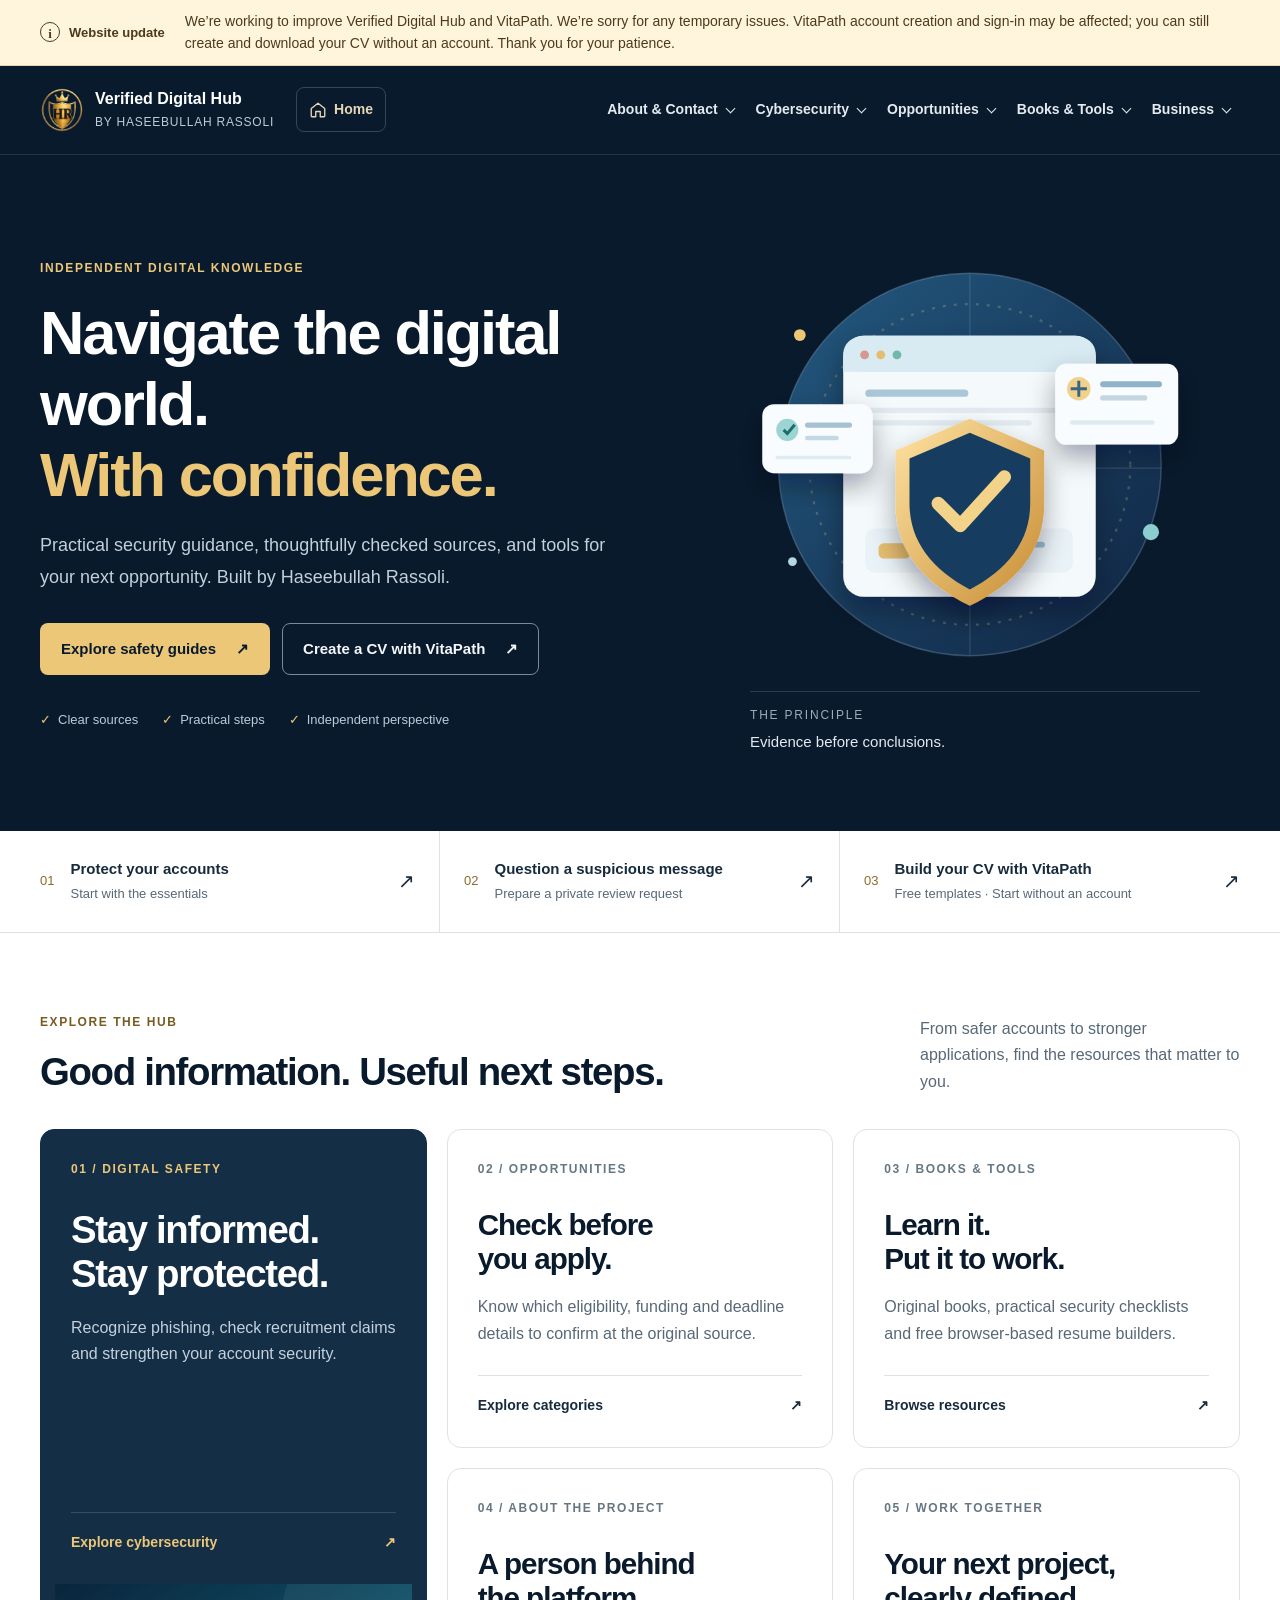
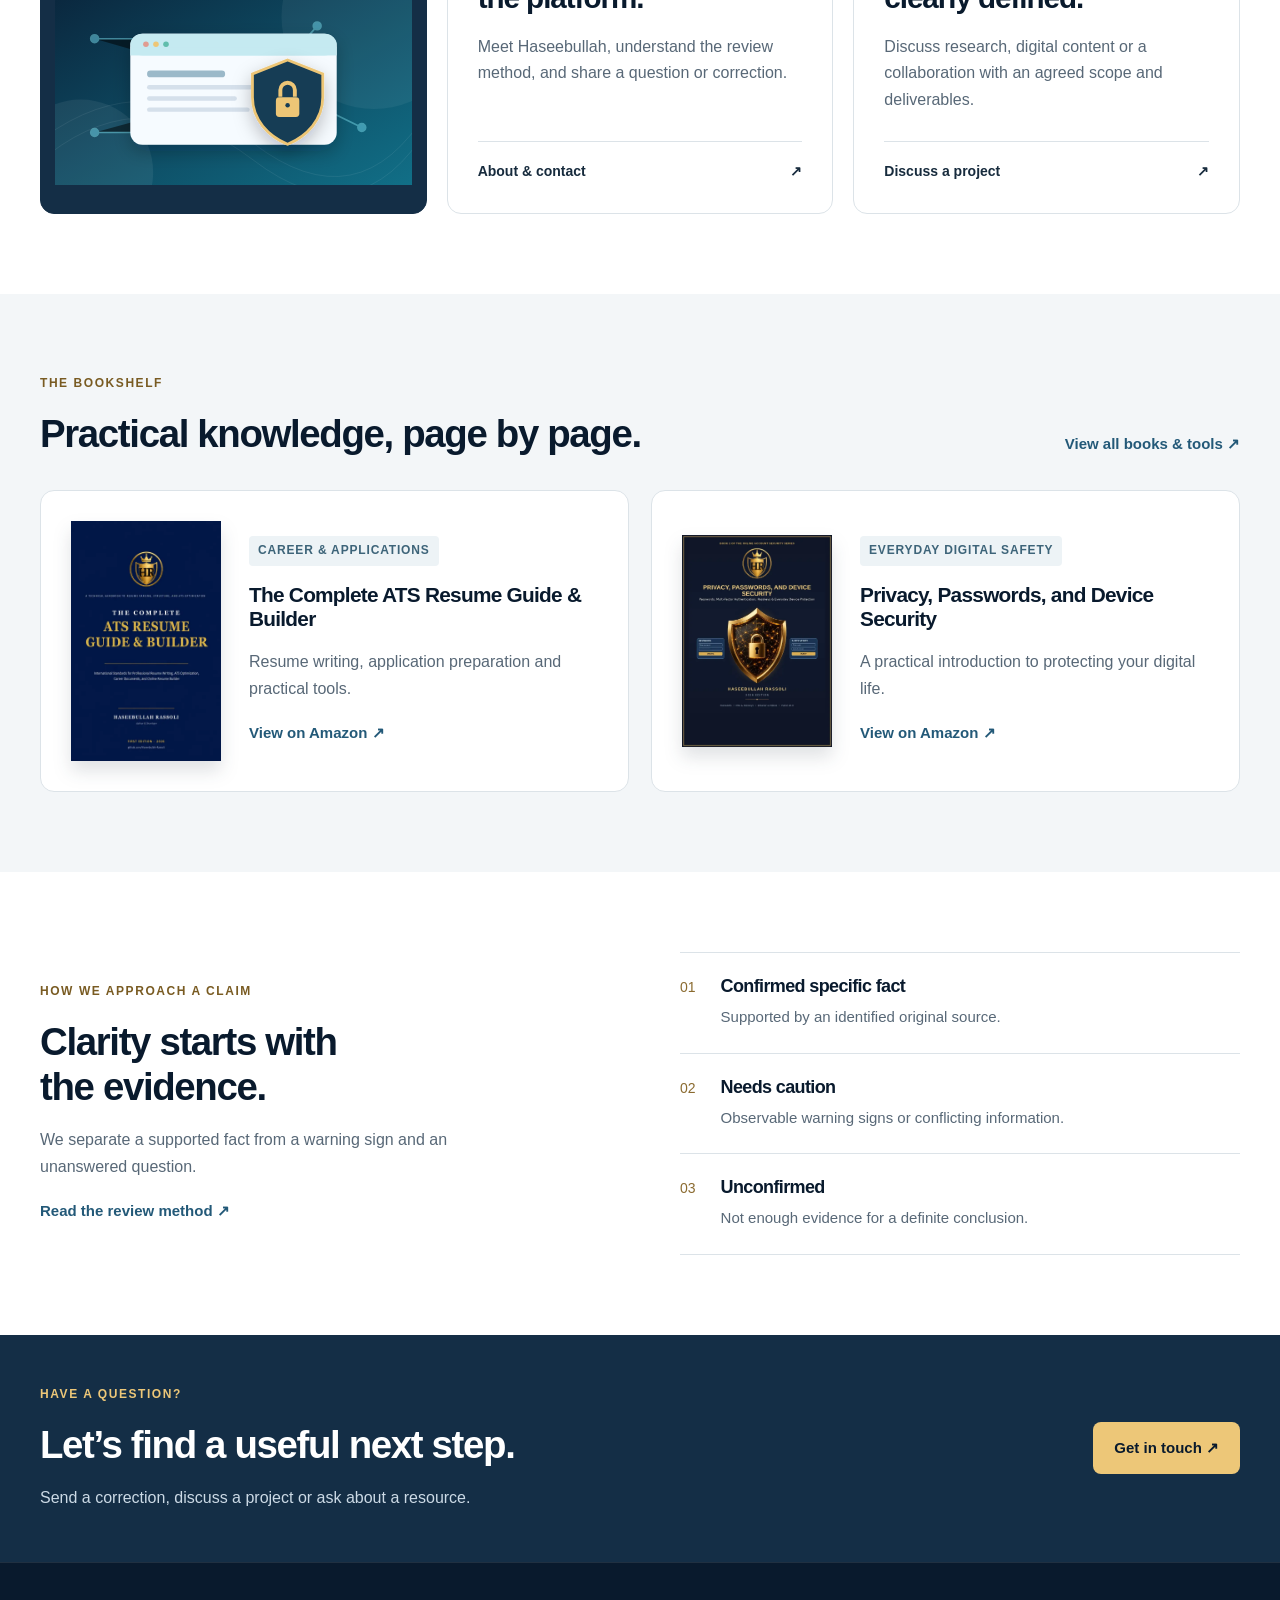
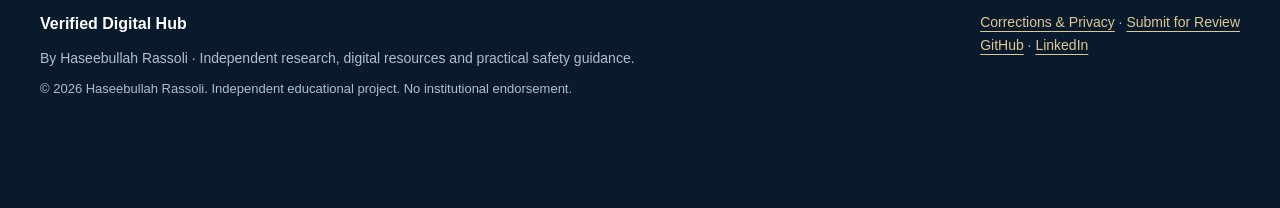
<file: index.html>
<!doctype html><html lang="en"><head><meta charset="utf-8"><meta http-equiv="Content-Security-Policy" content="default-src 'none'; script-src https://haseebullah-rassoli.github.io/Haseebullah-rassoli/; script-src-attr 'none'; style-src 'self'; style-src-attr 'none'; img-src 'self'; font-src 'self'; connect-src 'none'; frame-src 'none'; object-src 'none'; base-uri 'none'; form-action 'none'; worker-src 'none'; manifest-src 'none'; upgrade-insecure-requests"><meta name="referrer" content="no-referrer"><meta name="viewport" content="width=device-width, initial-scale=1"><title>Verified Digital Hub | Haseebullah Rassoli</title><meta name="description" content="Independent cybersecurity guidance, opportunity research, books, free resume builders and digital services."><meta name="author" content="Haseebullah Rassoli"><meta name="theme-color" content="#08172f"><meta name="robots" content="index,follow"><link rel="icon" type="image/png" href="assets/hr-logo-favicon.png"><link rel="apple-touch-icon" href="assets/apple-touch-icon.png"><link rel="stylesheet" href="site.css?v=vitapath-notice-1"><script src="whatsapp-contact-config.js" defer></script><script src="security.js" defer></script><script src="site.js?v=vitapath-notice-1" defer></script><link rel="canonical" href="https://haseebullah-rassoli.github.io/Haseebullah-rassoli/"></head><body><a class="skip" href="#main">Skip to main content</a><aside class="hub-update-notice" aria-label="Website update notice" data-update-notice>
<div class="container hub-notice-inner">
<strong class="hub-notice-label"><span aria-hidden="true">i</span> Website update</strong>
<div class="hub-notice-viewport" id="hub-update-message"><div class="hub-notice-track"><p class="hub-notice-copy">We’re working to improve Verified Digital Hub and VitaPath. We’re sorry for any temporary issues. VitaPath account creation and sign-in may be affected; you can still create and download your CV without an account. Thank you for your patience.</p></div></div>
<button class="hub-notice-toggle" type="button" aria-controls="hub-update-message" aria-label="Pause scrolling notice" aria-pressed="false" hidden>Pause</button>
</div></aside>
<header class="site-header"><nav class="container nav-shell" aria-label="Primary navigation"><a class="brand" href="index.html"><img src="assets/hr-logo-transparent.png" alt="" width="46" height="46"><span>Verified Digital Hub<small>BY HASEEBULLAH RASSOLI</small></span></a><a class="home-shortcut" href="index.html" aria-label="Go to Home"><svg class="nav-action-icon" viewBox="0 0 24 24" aria-hidden="true"><path d="m3 10 9-7 9 7v10a1 1 0 0 1-1 1h-5v-7H9v7H4a1 1 0 0 1-1-1z"/></svg><span class="nav-action-label">Home</span></a><button class="mobile-toggle" type="button" aria-controls="main-menu" aria-expanded="false"><svg class="nav-action-icon" viewBox="0 0 24 24" aria-hidden="true"><path d="M4 7h16M4 12h16M4 17h16"/></svg><span class="nav-action-label">Menu</span></button><div class="nav-links" id="main-menu"><details class="nav-drop"><summary>About & Contact</summary><div class="nav-menu"><a href="about.html#story">Our Story</a><a href="about.html#verification">Verification Method</a><a href="about.html#corrections">Corrections & Privacy</a><a href="about.html#contact">Feedback & Contact</a></div></details><details class="nav-drop"><summary>Cybersecurity</summary><div class="nav-menu"><a href="cybersecurity.html">Cybersecurity Overview</a><a href="cybersecurity.html#phishing">Phishing & Fake Emails</a><a href="cybersecurity.html#fake-jobs">Fake Jobs & Interviews</a><a href="cybersecurity.html#accounts">Account & Password Safety</a><a href="cybersecurity.html#sources">Official Source Checking</a><a href="submit-review.html">Submit for Review</a></div></details><details class="nav-drop"><summary>Opportunities</summary><div class="nav-menu"><a href="opportunities.html">Browse Categories</a><a href="opportunities.html#scholarships">Scholarships & Bachelor's</a><a href="opportunities.html#postgraduate">Master's & Postgraduate</a><a href="opportunities.html#youth">Youth Programs</a><a href="opportunities.html#jobs">Jobs & Training</a><a href="opportunities.html#events">Events</a></div></details><details class="nav-drop"><summary>Books & Tools</summary><div class="nav-menu"><a href="https://haseebullah-rassoli.github.io/VitaPath/">VitaPath CV &amp; Resume Builder ↗</a><a href="books-tools.html#books">Published Books</a><a href="books-tools.html#resume">Free Resume Builders</a><a href="books-tools.html#guides">Security Guides & Checklists</a></div></details><details class="nav-drop"><summary>Business</summary><div class="nav-menu"><a href="business.html#research">Research & Source Checking</a><a href="business.html#media">Digital Media Services</a><a href="business.html#management">Social Media Management</a><a href="business.html#creation">Content Creation</a><a href="business.html#advertising">Advertising & Sponsored Content</a><a href="business.html#contact">Partnerships & Contact</a></div></details></div></nav></header><main id="main">
<section class="hero hub-hero"><div class="container hero-inner"><div class="hero-copy"><p class="eyebrow">INDEPENDENT DIGITAL KNOWLEDGE</p><h1>Navigate the digital world.<br><span>With confidence.</span></h1><p class="lede">Practical security guidance, thoughtfully checked sources, and tools for your next opportunity. Built by Haseebullah Rassoli.</p><div class="buttons"><a class="button gold" href="cybersecurity.html">Explore safety guides <span aria-hidden="true">↗</span></a><a class="button outline" href="https://haseebullah-rassoli.github.io/VitaPath/">Create a CV with VitaPath <span aria-hidden="true">↗</span></a></div><div class="hero-proof"><span>Clear sources</span><span>Practical steps</span><span>Independent perspective</span></div></div><div class="hero-art"><img src="assets/hub-hero.svg" width="720" height="620" alt="Shield protecting a set of digital resource cards" fetchpriority="high"><div class="hero-caption"><span>THE PRINCIPLE</span>Evidence before conclusions.</div></div></div></section>
<section class="quick-paths" aria-label="Quick links"><div class="container quick-grid"><a href="cybersecurity.html#accounts"><span>01</span><div><strong>Protect your accounts</strong><small>Start with the essentials</small></div><b aria-hidden="true">↗</b></a><a href="submit-review.html"><span>02</span><div><strong>Question a suspicious message</strong><small>Prepare a private review request</small></div><b aria-hidden="true">↗</b></a><a href="https://haseebullah-rassoli.github.io/VitaPath/"><span>03</span><div><strong>Build your CV with VitaPath</strong><small>Free templates · Start without an account</small></div><b aria-hidden="true">↗</b></a></div></section>
<section class="section" id="explore"><div class="container"><div class="section-heading"><div><p class="eyebrow">EXPLORE THE HUB</p><h2>Good information. Useful next steps.</h2></div><p>From safer accounts to stronger applications, find the resources that matter to you.</p></div><div class="hub-card-grid">
<article class="hub-card featured"><div class="hub-card-content"><span class="section-number">01 / DIGITAL SAFETY</span><h3>Stay informed.<br>Stay protected.</h3><p>Recognize phishing, check recruitment claims and strengthen your account security.</p><a class="hub-card-cta" href="cybersecurity.html">Explore cybersecurity <span aria-hidden="true">↗</span></a></div><img src="assets/hub-cybersecurity.svg" alt="Protected email and security shield" width="640" height="360" loading="lazy"></article>
<article class="hub-card"><div class="hub-card-content"><span class="section-number">02 / OPPORTUNITIES</span><h3>Check before <br>you apply.</h3><p>Know which eligibility, funding and deadline details to confirm at the original source.</p><a class="hub-card-cta" href="opportunities.html">Explore categories <span aria-hidden="true">↗</span></a></div></article>
<article class="hub-card"><div class="hub-card-content"><span class="section-number">03 / BOOKS & TOOLS</span><h3>Learn it. <br>Put it to work.</h3><p>Original books, practical security checklists and free browser-based resume builders.</p><a class="hub-card-cta" href="books-tools.html">Browse resources <span aria-hidden="true">↗</span></a></div></article>
<article class="hub-card"><div class="hub-card-content"><span class="section-number">04 / ABOUT THE PROJECT</span><h3>A person behind <br>the platform.</h3><p>Meet Haseebullah, understand the review method, and share a question or correction.</p><a class="hub-card-cta" href="about.html">About & contact <span aria-hidden="true">↗</span></a></div></article>
<article class="hub-card"><div class="hub-card-content"><span class="section-number">05 / WORK TOGETHER</span><h3>Your next project, <br>clearly defined.</h3><p>Discuss research, digital content or a collaboration with an agreed scope and deliverables.</p><a class="hub-card-cta" href="business.html">Discuss a project <span aria-hidden="true">↗</span></a></div></article>
</div></div></section>
<section class="section alt"><div class="container"><div class="section-heading"><div><p class="eyebrow">THE BOOKSHELF</p><h2>Practical knowledge, page by page.</h2></div><a class="text-link" href="books-tools.html#books">View all books & tools ↗</a></div><div class="home-resources"><article class="book-feature"><a href="books-tools.html#books"><img src="assets/ats-resume-guide-cover.webp" width="200" height="280" alt="The Complete ATS Resume Guide & Builder cover" loading="lazy"></a><div><span class="tag">CAREER & APPLICATIONS</span><h3>The Complete ATS Resume Guide & Builder</h3><p>Resume writing, application preparation and practical tools.</p><a class="text-link" href="https://a.co/d/0hdZU9Cs" target="_blank" rel="noopener noreferrer">View on Amazon ↗</a></div></article><article class="book-feature"><a href="books-tools.html#books"><img src="assets/privacy-passwords-device-security-cover.webp" width="200" height="280" alt="Privacy, Passwords, and Device Security cover" loading="lazy"></a><div><span class="tag">EVERYDAY DIGITAL SAFETY</span><h3>Privacy, Passwords, and Device Security</h3><p>A practical introduction to protecting your digital life.</p><a class="text-link" href="https://a.co/d/02DFXHo2" target="_blank" rel="noopener noreferrer">View on Amazon ↗</a></div></article></div></div></section>
<section class="section"><div class="container evidence-panel"><div><p class="eyebrow">HOW WE APPROACH A CLAIM</p><h2>Clarity starts with <br>the evidence.</h2><p>We separate a supported fact from a warning sign and an unanswered question.</p><a class="text-link" href="about.html#verification">Read the review method ↗</a></div><div class="evidence-list"><div><span>01</span><section><h3>Confirmed specific fact</h3><p>Supported by an identified original source.</p></section></div><div><span>02</span><section><h3>Needs caution</h3><p>Observable warning signs or conflicting information.</p></section></div><div><span>03</span><section><h3>Unconfirmed</h3><p>Not enough evidence for a definite conclusion.</p></section></div></div></div></section>
<section class="contact-strip"><div class="container"><div><p class="eyebrow">HAVE A QUESTION?</p><h2>Let’s find a useful next step.</h2><p>Send a correction, discuss a project or ask about a resource.</p></div><a class="button gold" href="about.html#contact">Get in touch ↗</a></div></section>
</main><footer class="site-footer"><div class="container foot"><div><strong>Verified Digital Hub</strong><p>By Haseebullah Rassoli · Independent research, digital resources and practical safety guidance.</p><p class="small">© 2026 Haseebullah Rassoli. Independent educational project. No institutional endorsement.</p></div><div><a href="about.html#corrections">Corrections & Privacy</a> · <a href="submit-review.html">Submit for Review</a><br><a href="https://github.com/Haseebullah-rassoli">GitHub</a> · <a href="https://www.linkedin.com/in/haseebullah-rassoli-b08135354">LinkedIn</a></div></div></footer></body></html>
</file>
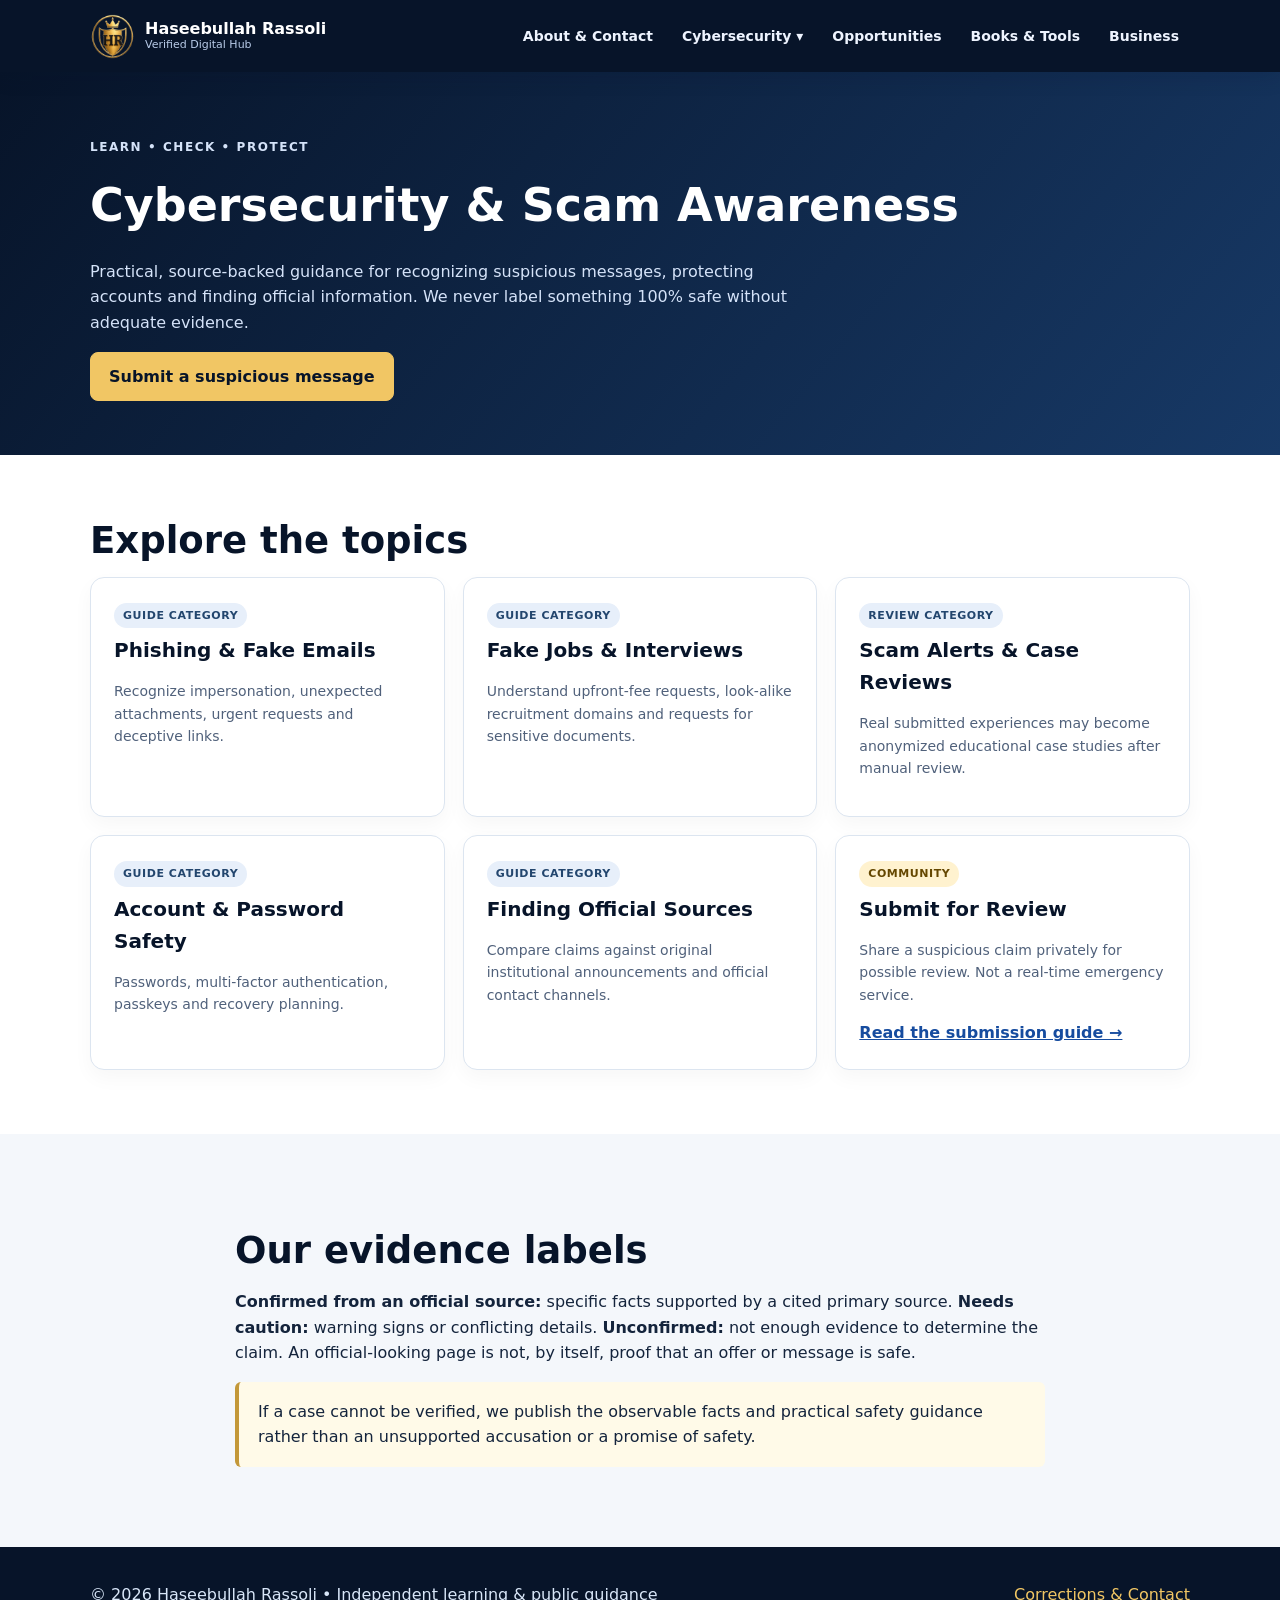
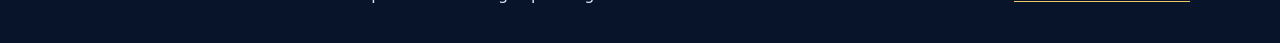
<file: cybersecurity/index.html>
<!doctype html><html lang="en"><head><meta charset="utf-8"><meta name="viewport" content="width=device-width,initial-scale=1"><title>Cybersecurity & Scam Awareness | Verified Digital Hub</title><meta name="description" content="Practical cyber safety, phishing awareness, fake job warnings and evidence-based guidance."><link rel="icon" href="../assets/hr-logo-favicon.png"><link rel="stylesheet" href="../hub.css"><script defer src="../hub.js"></script></head><body><a class="skip" href="#main">Skip to content</a><header class="header"><nav class="nav wrap" aria-label="Main navigation"><a class="brand" href="../index.html"><img src="../assets/hr-logo-transparent.png" alt=""><span>Haseebullah Rassoli<small>Verified Digital Hub</small></span></a><button class="menu-toggle" aria-expanded="false" aria-controls="navmenu">☰ Menu</button><div class="menu" id="navmenu"><a class="navitem" href="../about.html">About & Contact</a><div class="dropdown"><button class="navitem" aria-expanded="false">Cybersecurity ▾</button><div class="submenu"><a href="index.html">Overview & Guides</a><a href="#phishing">Phishing & Fake Emails</a><a href="#jobs">Fake Jobs & Interviews</a><a href="#alerts">Scam Alerts</a><a href="#accounts">Account & Password Safety</a><a href="#sources">Finding Official Sources</a><a href="submit.html">Submit for Review</a></div></div><a class="navitem" href="../opportunities/index.html">Opportunities</a><a class="navitem" href="../books-tools.html">Books & Tools</a><a class="navitem" href="../business.html">Business</a></div></nav></header><main id="main"><section class="pagehead"><div class="wrap"><p class="eyebrow">Learn • Check • Protect</p><h1>Cybersecurity & Scam Awareness</h1><p>Practical, source-backed guidance for recognizing suspicious messages, protecting accounts and finding official information. We never label something 100% safe without adequate evidence.</p><a class="btn" href="submit.html">Submit a suspicious message</a></div></section><section class="section"><div class="wrap"><h2>Explore the topics</h2><div class="grid"><article class="card" id="phishing"><span class="tag">Guide category</span><h3>Phishing & Fake Emails</h3><p>Recognize impersonation, unexpected attachments, urgent requests and deceptive links.</p></article><article class="card" id="jobs"><span class="tag">Guide category</span><h3>Fake Jobs & Interviews</h3><p>Understand upfront-fee requests, look-alike recruitment domains and requests for sensitive documents.</p></article><article class="card" id="alerts"><span class="tag">Review category</span><h3>Scam Alerts & Case Reviews</h3><p>Real submitted experiences may become anonymized educational case studies after manual review.</p></article><article class="card" id="accounts"><span class="tag">Guide category</span><h3>Account & Password Safety</h3><p>Passwords, multi-factor authentication, passkeys and recovery planning.</p></article><article class="card" id="sources"><span class="tag">Guide category</span><h3>Finding Official Sources</h3><p>Compare claims against original institutional announcements and official contact channels.</p></article><article class="card"><span class="tag gold">Community</span><h3>Submit for Review</h3><p>Share a suspicious claim privately for possible review. Not a real-time emergency service.</p><a href="submit.html">Read the submission guide →</a></article></div></div></section><section class="section soft"><div class="wrap prose"><h2>Our evidence labels</h2><p><b>Confirmed from an official source:</b> specific facts supported by a cited primary source. <b>Needs caution:</b> warning signs or conflicting details. <b>Unconfirmed:</b> not enough evidence to determine the claim. An official-looking page is not, by itself, proof that an offer or message is safe.</p><p class="notice">If a case cannot be verified, we publish the observable facts and practical safety guidance rather than an unsupported accusation or a promise of safety.</p></div></section></main><footer class="footer"><div class="wrap footer-flex"><span>© 2026 Haseebullah Rassoli • Independent learning & public guidance</span><a href="../about.html">Corrections & Contact</a></div></footer></body></html>
</file>
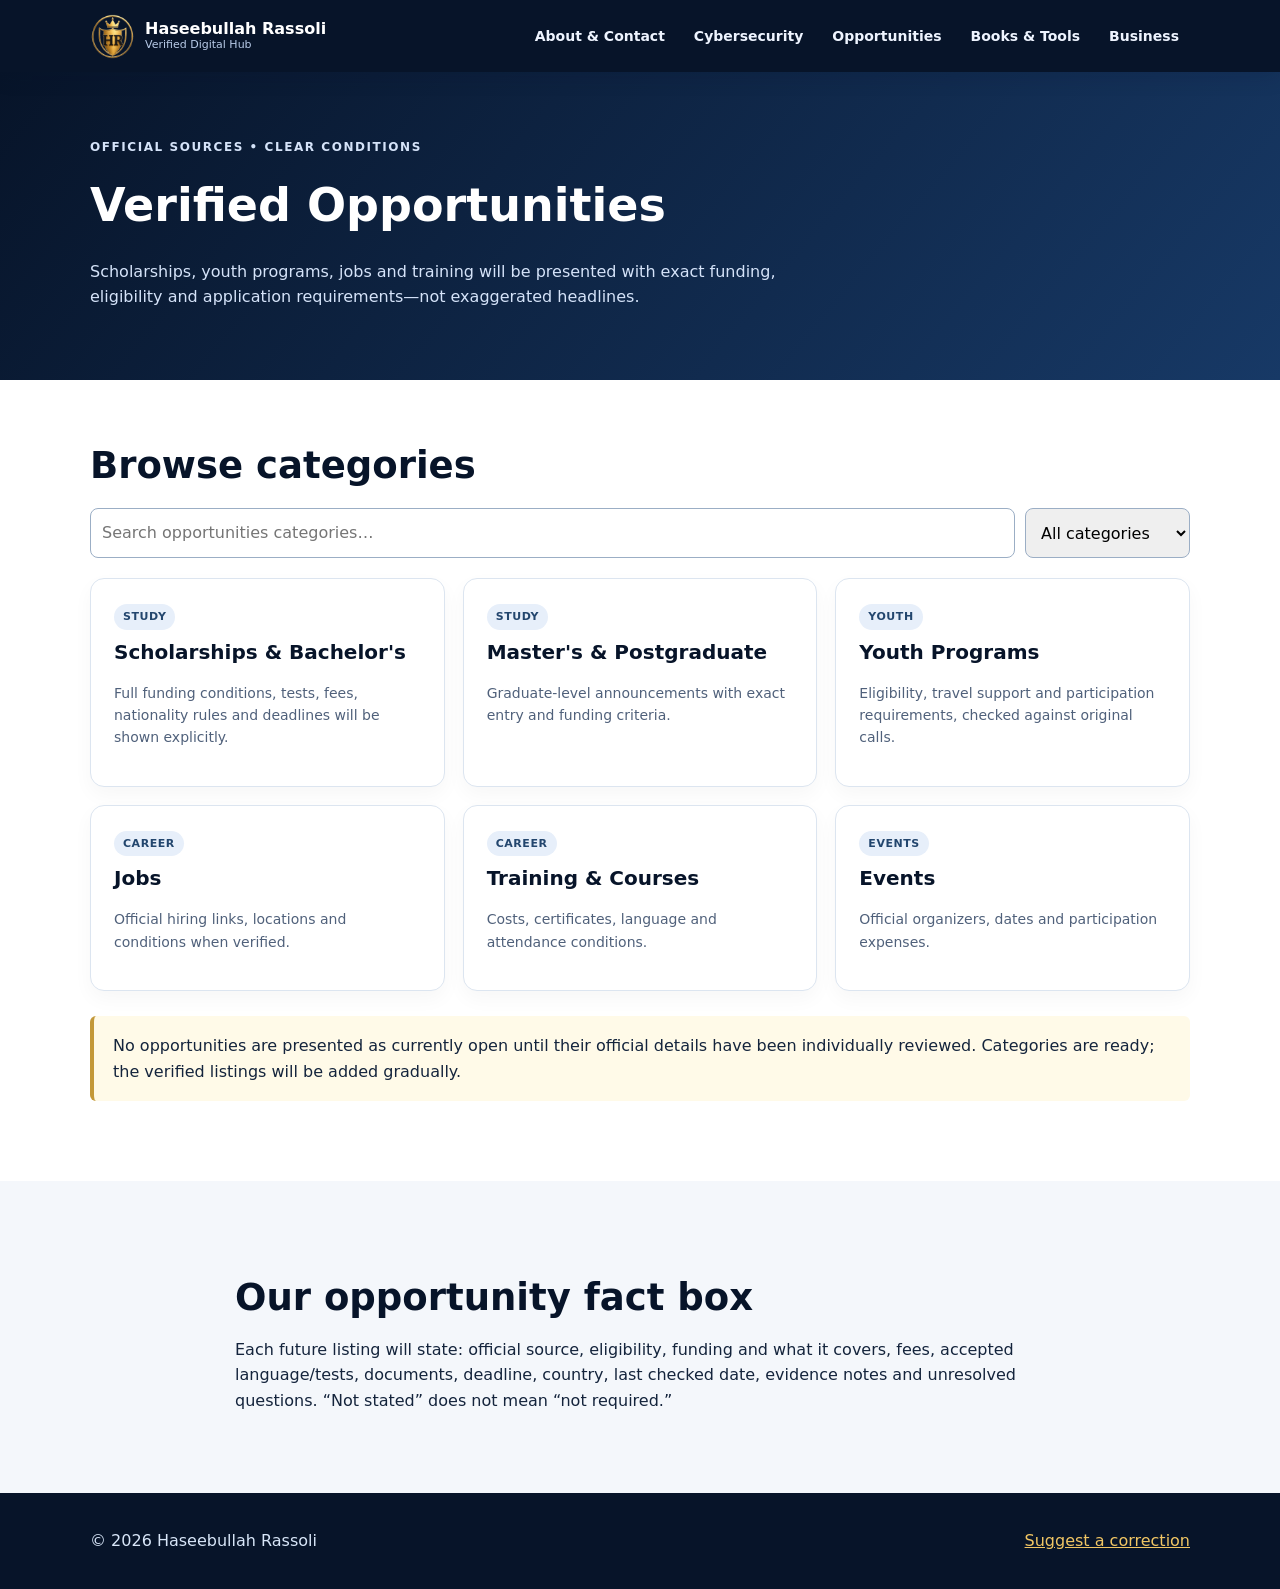
<file: opportunities/index.html>
<!doctype html><html lang="en"><head><meta charset="utf-8"><meta name="viewport" content="width=device-width,initial-scale=1"><title>Verified Opportunities | Verified Digital Hub</title><meta name="description" content="Source-backed scholarships, jobs, training, youth programs and events, with clear eligibility and funding details."><link rel="stylesheet" href="../hub.css"><script defer src="../hub.js"></script></head><body><header class="header"><nav class="nav wrap"><a class="brand" href="../index.html"><img src="../assets/hr-logo-transparent.png" alt=""><span>Haseebullah Rassoli<small>Verified Digital Hub</small></span></a><button class="menu-toggle" aria-expanded="false" aria-controls="navmenu">☰ Menu</button><div class="menu" id="navmenu"><a class="navitem" href="../about.html">About & Contact</a><a class="navitem" href="../cybersecurity/index.html">Cybersecurity</a><a class="navitem" href="index.html">Opportunities</a><a class="navitem" href="../books-tools.html">Books & Tools</a><a class="navitem" href="../business.html">Business</a></div></nav></header><main><section class="pagehead"><div class="wrap"><p class="eyebrow">Official sources • Clear conditions</p><h1>Verified Opportunities</h1><p>Scholarships, youth programs, jobs and training will be presented with exact funding, eligibility and application requirements—not exaggerated headlines.</p></div></section><section class="section"><div class="wrap"><h2>Browse categories</h2><div class="filterbar"><input id="search-content" aria-label="Search categories" placeholder="Search opportunities categories…"><select id="category-filter" aria-label="Filter categories"><option value="">All categories</option><option value="study">Study</option><option value="career">Career</option><option value="youth">Youth & Events</option></select></div><div class="grid"><article class="card" data-search="scholarships bachelor's undergraduate funding" data-category="study"><span class="tag">Study</span><h3>Scholarships & Bachelor's</h3><p>Full funding conditions, tests, fees, nationality rules and deadlines will be shown explicitly.</p></article><article class="card" data-search="master's postgraduate graduate scholarships" data-category="study"><span class="tag">Study</span><h3>Master's & Postgraduate</h3><p>Graduate-level announcements with exact entry and funding criteria.</p></article><article class="card" data-search="youth programs fellowships" data-category="youth"><span class="tag">Youth</span><h3>Youth Programs</h3><p>Eligibility, travel support and participation requirements, checked against original calls.</p></article><article class="card" data-search="jobs employment" data-category="career"><span class="tag">Career</span><h3>Jobs</h3><p>Official hiring links, locations and conditions when verified.</p></article><article class="card" data-search="training courses" data-category="career"><span class="tag">Career</span><h3>Training & Courses</h3><p>Costs, certificates, language and attendance conditions.</p></article><article class="card" data-search="events conferences" data-category="youth"><span class="tag">Events</span><h3>Events</h3><p>Official organizers, dates and participation expenses.</p></article></div><p class="notice" style="margin-top:25px">No opportunities are presented as currently open until their official details have been individually reviewed. Categories are ready; the verified listings will be added gradually.</p></div></section><section class="section soft"><div class="wrap prose"><h2>Our opportunity fact box</h2><p>Each future listing will state: official source, eligibility, funding and what it covers, fees, accepted language/tests, documents, deadline, country, last checked date, evidence notes and unresolved questions. “Not stated” does not mean “not required.”</p></div></section></main><footer class="footer"><div class="wrap footer-flex"><span>© 2026 Haseebullah Rassoli</span><a href="../about.html">Suggest a correction</a></div></footer></body></html>
</file>
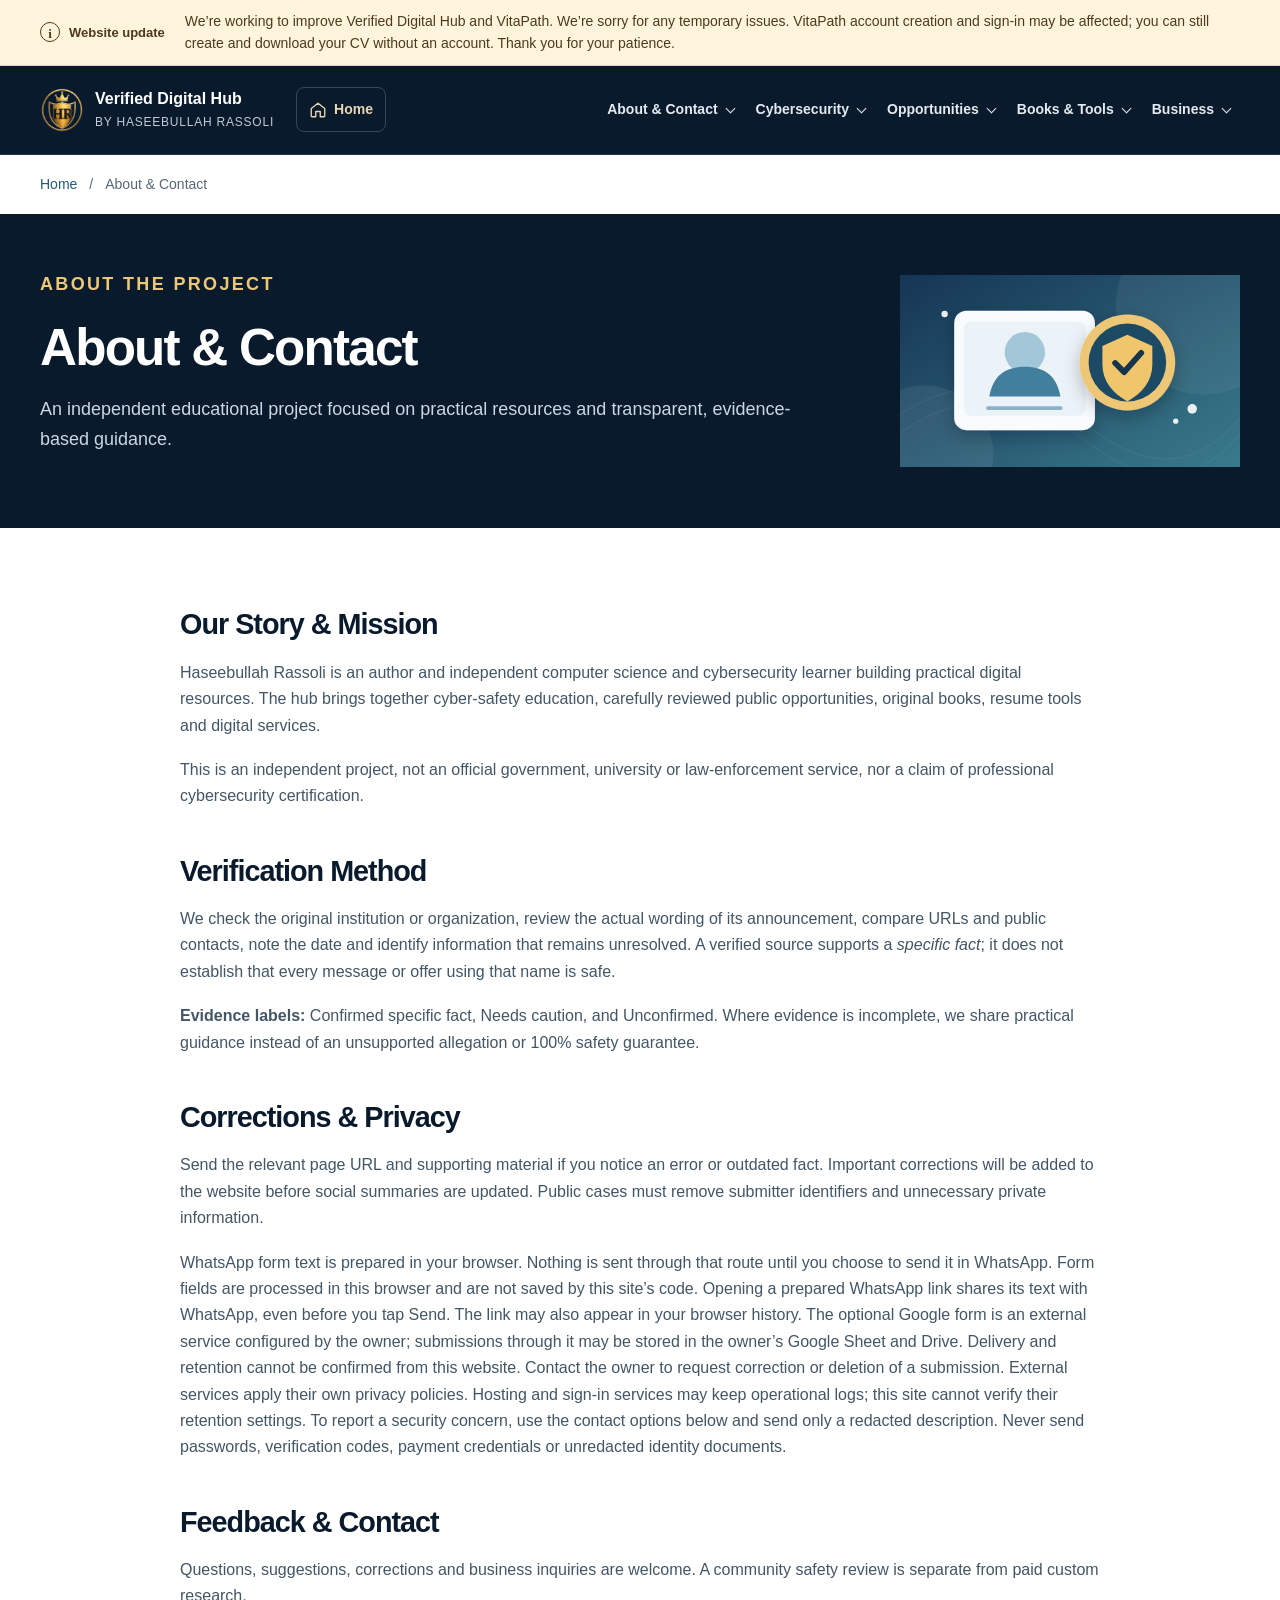
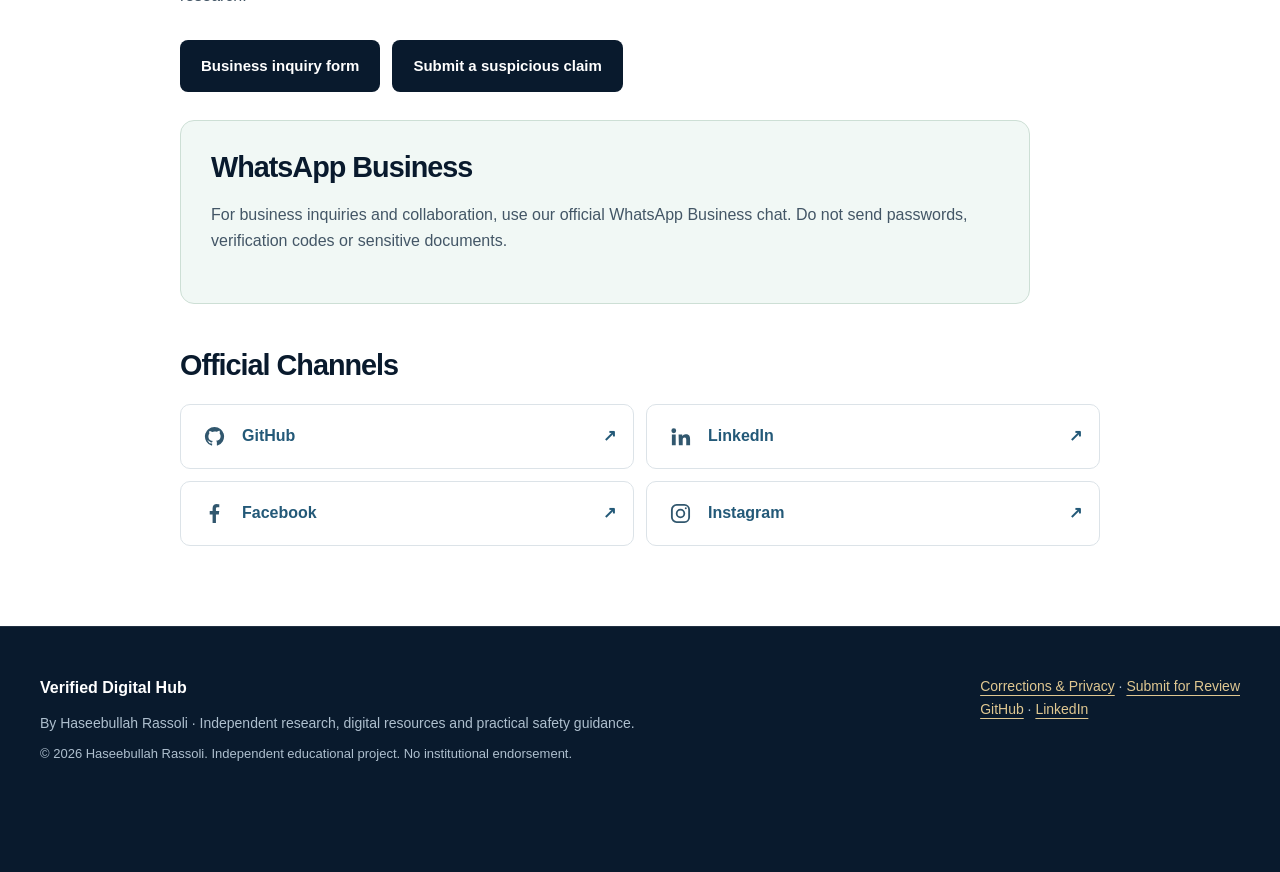
<file: about.html>
<!doctype html><html lang="en"><head><meta charset="utf-8"><meta http-equiv="Content-Security-Policy" content="default-src 'none'; script-src https://haseebullah-rassoli.github.io/Haseebullah-rassoli/; script-src-attr 'none'; style-src 'self'; style-src-attr 'none'; img-src 'self'; font-src 'self'; connect-src 'none'; frame-src 'none'; object-src 'none'; base-uri 'none'; form-action 'none'; worker-src 'none'; manifest-src 'none'; upgrade-insecure-requests"><meta name="referrer" content="no-referrer"><meta name="viewport" content="width=device-width, initial-scale=1"><title>About & Contact | Verified Digital Hub</title><meta name="description" content="About Haseebullah Rassoli's Verified Digital Hub, evidence standards, corrections and contact."><meta name="author" content="Haseebullah Rassoli"><meta name="theme-color" content="#08172f"><meta name="robots" content="index,follow"><link rel="icon" type="image/png" href="assets/hr-logo-favicon.png"><link rel="apple-touch-icon" href="assets/apple-touch-icon.png"><link rel="stylesheet" href="site.css?v=vitapath-notice-1"><script src="whatsapp-contact-config.js" defer></script><script src="security.js" defer></script><script src="site.js?v=vitapath-notice-1" defer></script><link rel="canonical" href="https://haseebullah-rassoli.github.io/Haseebullah-rassoli/about.html"></head><body><a class="skip" href="#main">Skip to main content</a><aside class="hub-update-notice" aria-label="Website update notice" data-update-notice>
<div class="container hub-notice-inner">
<strong class="hub-notice-label"><span aria-hidden="true">i</span> Website update</strong>
<div class="hub-notice-viewport" id="hub-update-message"><div class="hub-notice-track"><p class="hub-notice-copy">We’re working to improve Verified Digital Hub and VitaPath. We’re sorry for any temporary issues. VitaPath account creation and sign-in may be affected; you can still create and download your CV without an account. Thank you for your patience.</p></div></div>
<button class="hub-notice-toggle" type="button" aria-controls="hub-update-message" aria-label="Pause scrolling notice" aria-pressed="false" hidden>Pause</button>
</div></aside>
<header class="site-header"><nav class="container nav-shell" aria-label="Primary navigation"><a class="brand" href="index.html"><img src="assets/hr-logo-transparent.png" alt="" width="46" height="46"><span>Verified Digital Hub<small>BY HASEEBULLAH RASSOLI</small></span></a><a class="home-shortcut" href="index.html" aria-label="Go to Home"><svg class="nav-action-icon" viewBox="0 0 24 24" aria-hidden="true"><path d="m3 10 9-7 9 7v10a1 1 0 0 1-1 1h-5v-7H9v7H4a1 1 0 0 1-1-1z"/></svg><span class="nav-action-label">Home</span></a><button class="mobile-toggle" type="button" aria-controls="main-menu" aria-expanded="false"><svg class="nav-action-icon" viewBox="0 0 24 24" aria-hidden="true"><path d="M4 7h16M4 12h16M4 17h16"/></svg><span class="nav-action-label">Menu</span></button><div class="nav-links" id="main-menu"><details class="nav-drop"><summary>About & Contact</summary><div class="nav-menu"><a href="about.html#story">Our Story</a><a href="about.html#verification">Verification Method</a><a href="about.html#corrections">Corrections & Privacy</a><a href="about.html#contact">Feedback & Contact</a></div></details><details class="nav-drop"><summary>Cybersecurity</summary><div class="nav-menu"><a href="cybersecurity.html">Cybersecurity Overview</a><a href="cybersecurity.html#phishing">Phishing & Fake Emails</a><a href="cybersecurity.html#fake-jobs">Fake Jobs & Interviews</a><a href="cybersecurity.html#accounts">Account & Password Safety</a><a href="cybersecurity.html#sources">Official Source Checking</a><a href="submit-review.html">Submit for Review</a></div></details><details class="nav-drop"><summary>Opportunities</summary><div class="nav-menu"><a href="opportunities.html">Browse Categories</a><a href="opportunities.html#scholarships">Scholarships & Bachelor's</a><a href="opportunities.html#postgraduate">Master's & Postgraduate</a><a href="opportunities.html#youth">Youth Programs</a><a href="opportunities.html#jobs">Jobs & Training</a><a href="opportunities.html#events">Events</a></div></details><details class="nav-drop"><summary>Books & Tools</summary><div class="nav-menu"><a href="https://haseebullah-rassoli.github.io/VitaPath/">VitaPath CV &amp; Resume Builder ↗</a><a href="books-tools.html#books">Published Books</a><a href="books-tools.html#resume">Free Resume Builders</a><a href="books-tools.html#guides">Security Guides & Checklists</a></div></details><details class="nav-drop"><summary>Business</summary><div class="nav-menu"><a href="business.html#research">Research & Source Checking</a><a href="business.html#media">Digital Media Services</a><a href="business.html#management">Social Media Management</a><a href="business.html#creation">Content Creation</a><a href="business.html#advertising">Advertising & Sponsored Content</a><a href="business.html#contact">Partnerships & Contact</a></div></details></div></nav></header><main id="main"><div class="breadcrumb container"><a href="index.html">Home</a><span aria-hidden="true">/</span><span>About & Contact</span></div><section class="page-hero visual-page-hero"><div class="container"><div class="page-hero-copy"><p class="eyebrow">ABOUT THE PROJECT</p><h1>About & Contact</h1><p>An independent educational project focused on practical resources and transparent, evidence-based guidance.</p></div><img class="page-banner-art" src="assets/hub-about.svg" width="640" height="360" alt="Illustration of an author profile and an evidence verification shield" decoding="async"></div></section><section class="section"><div class="container prose"><h2 id="story">Our Story & Mission</h2><p>Haseebullah Rassoli is an author and independent computer science and cybersecurity learner building practical digital resources. The hub brings together cyber-safety education, carefully reviewed public opportunities, original books, resume tools and digital services.</p><p>This is an independent project, not an official government, university or law-enforcement service, nor a claim of professional cybersecurity certification.</p><h2 id="verification">Verification Method</h2><p>We check the original institution or organization, review the actual wording of its announcement, compare URLs and public contacts, note the date and identify information that remains unresolved. A verified source supports a <em>specific fact</em>; it does not establish that every message or offer using that name is safe.</p><p><strong>Evidence labels:</strong> Confirmed specific fact, Needs caution, and Unconfirmed. Where evidence is incomplete, we share practical guidance instead of an unsupported allegation or 100% safety guarantee.</p><h2 id="corrections">Corrections & Privacy</h2><p>Send the relevant page URL and supporting material if you notice an error or outdated fact. Important corrections will be added to the website before social summaries are updated. Public cases must remove submitter identifiers and unnecessary private information.</p><p>WhatsApp form text is prepared in your browser. Nothing is sent through that route until you choose to send it in WhatsApp. Form fields are processed in this browser and are not saved by this site’s code. Opening a prepared WhatsApp link shares its text with WhatsApp, even before you tap Send. The link may also appear in your browser history. The optional Google form is an external service configured by the owner; submissions through it may be stored in the owner’s Google Sheet and Drive. Delivery and retention cannot be confirmed from this website. Contact the owner to request correction or deletion of a submission. External services apply their own privacy policies. Hosting and sign-in services may keep operational logs; this site cannot verify their retention settings. To report a security concern, use the contact options below and send only a redacted description. Never send passwords, verification codes, payment credentials or unredacted identity documents.</p><h2 id="contact">Feedback & Contact</h2><p>Questions, suggestions, corrections and business inquiries are welcome. A community safety review is separate from paid custom research.</p><div class="buttons"><a class="button navy" href="business.html#contact">Business inquiry form</a><a class="button navy" href="submit-review.html">Submit a suspicious claim</a></div><div class="hub-whatsapp-inline"><h2>WhatsApp Business</h2><p>For business inquiries and collaboration, use our official WhatsApp Business chat. Do not send passwords, verification codes or sensitive documents.</p><a class="button hub-wa-direct" data-whatsapp-contact hidden href="#"><svg viewBox="0 0 32 32" aria-hidden="true" fill="currentColor"><path d="M16 .8A15.1 15.1 0 0 0 3.1 23.7L1 31l7.5-2A15.2 15.2 0 1 0 16 .8Zm0 27.5a12.3 12.3 0 0 1-6.3-1.7l-.5-.3-4.5 1.2 1.2-4.4-.3-.5a12.4 12.4 0 1 1 10.4 5.7Zm6.8-9.3c-.4-.2-2.2-1.1-2.6-1.2-.3-.1-.6-.2-.8.2-.3.4-1 1.2-1.4.2-.2.2-.4.3-.8.1-.4-.2-1.6-.6-3.1-1.9-1.2-1-2-2.3-2.2-2.7-.2-.4 0-.6.2-.8l.6-.7.4-.6c.1-.2 0-.5 0-.7l-1.2-2.8c-.3-.7-.6-.6-.8-.6h-.7c-.3 0-.7.1-1 .5-.4.4-1.3 1.3-1.3 3.1s1.3 3.5 1.5 3.7c.2.2 2.6 4 6.3 5.6.9.4 1.6.6 2.2.7.9.3 1.7.2 2.4.2.7-.1 2.2-.9 2.5-1.8.3-.9.3-1.7.2-1.8-.1-.2-.3-.3-.7-.5Z"/></svg><span>Chat on WhatsApp</span><span aria-hidden="true">↗</span></a></div><h2>Official Channels</h2><div class="official-channels"><a class="official-channel" href="https://github.com/Haseebullah-rassoli" target="_blank" aria-label="GitHub — opens in a new tab" rel="noopener noreferrer"><span class="official-channel-icon"><svg viewBox="0 0 24 24" aria-hidden="true" fill="currentColor"><path d="M12 2a10 10 0 0 0-3.16 19.49c.5.09.68-.22.68-.48v-1.71c-2.78.6-3.37-1.18-3.37-1.18-.45-1.15-1.1-1.46-1.1-1.46-.91-.62.07-.61.07-.61 1 .07 1.53 1.03 1.53 1.03.89 1.52 2.34 1.08 2.91.83.09-.64.35-1.08.64-1.33-2.22-.25-4.56-1.11-4.56-4.94 0-1.09.39-1.98 1.03-2.68-.1-.25-.45-1.27.1-2.65 0 0 .84-.27 2.75 1.02A9.6 9.6 0 0 1 12 6.8c.85 0 1.7.11 2.5.34 1.91-1.29 2.75-1.02 2.75-1.02.55 1.38.2 2.4.1 2.65.64.7 1.03 1.59 1.03 2.68 0 3.84-2.35 4.68-4.59 4.93.36.31.68.92.68 1.86v2.77c0 .27.18.58.69.48A10 10 0 0 0 12 2Z"/></svg></span><span>GitHub</span><span class="official-channel-arrow" aria-hidden="true">↗</span></a><a class="official-channel" href="https://www.linkedin.com/in/haseebullah-rassoli-b08135354" target="_blank" aria-label="LinkedIn — opens in a new tab" rel="noopener noreferrer"><span class="official-channel-icon"><svg viewBox="0 0 24 24" aria-hidden="true" fill="currentColor"><path d="M4.98 3.5a2.5 2.5 0 1 0 0 5 2.5 2.5 0 0 0 0-5ZM3 10h4v11H3zm7 0h3.8v1.5h.05a4.16 4.16 0 0 1 3.75-1.8c4 0 4.4 2.5 4.4 5.7V21h-4v-5.1c0-1.2-.02-2.75-1.7-2.75-1.7 0-2 1.3-2 2.66V21h-4z"/></svg></span><span>LinkedIn</span><span class="official-channel-arrow" aria-hidden="true">↗</span></a><a class="official-channel" href="https://www.facebook.com/share/19KVTna9Zg/" target="_blank" aria-label="Facebook — opens in a new tab" rel="noopener noreferrer"><span class="official-channel-icon"><svg viewBox="0 0 24 24" aria-hidden="true" fill="currentColor"><path d="M13.5 22v-9h3l.45-3.5H13.5V7.3c0-1.01.28-1.7 1.73-1.7H17V2.47A23 23 0 0 0 14.4 2C11.8 2 10 3.59 10 6.5v3H7V13h3v9z"/></svg></span><span>Facebook</span><span class="official-channel-arrow" aria-hidden="true">↗</span></a><a class="official-channel" href="https://www.instagram.com/haseebullahrassoli/" target="_blank" aria-label="Instagram — opens in a new tab" rel="noopener noreferrer"><span class="official-channel-icon"><svg viewBox="0 0 24 24" aria-hidden="true" fill="none" stroke="currentColor" stroke-width="1.9"><rect x="3" y="3" width="18" height="18" rx="5"/><circle cx="12" cy="12" r="4"/><circle cx="17.5" cy="6.5" r="1" fill="currentColor" stroke="none"/></svg></span><span>Instagram</span><span class="official-channel-arrow" aria-hidden="true">↗</span></a></div></div></section></main><footer class="site-footer"><div class="container foot"><div><strong>Verified Digital Hub</strong><p>By Haseebullah Rassoli · Independent research, digital resources and practical safety guidance.</p><p class="small">© 2026 Haseebullah Rassoli. Independent educational project. No institutional endorsement.</p></div><div><a href="about.html#corrections">Corrections & Privacy</a> · <a href="submit-review.html">Submit for Review</a><br><a href="https://github.com/Haseebullah-rassoli">GitHub</a> · <a href="https://www.linkedin.com/in/haseebullah-rassoli-b08135354">LinkedIn</a></div></div></footer></body></html>
</file>
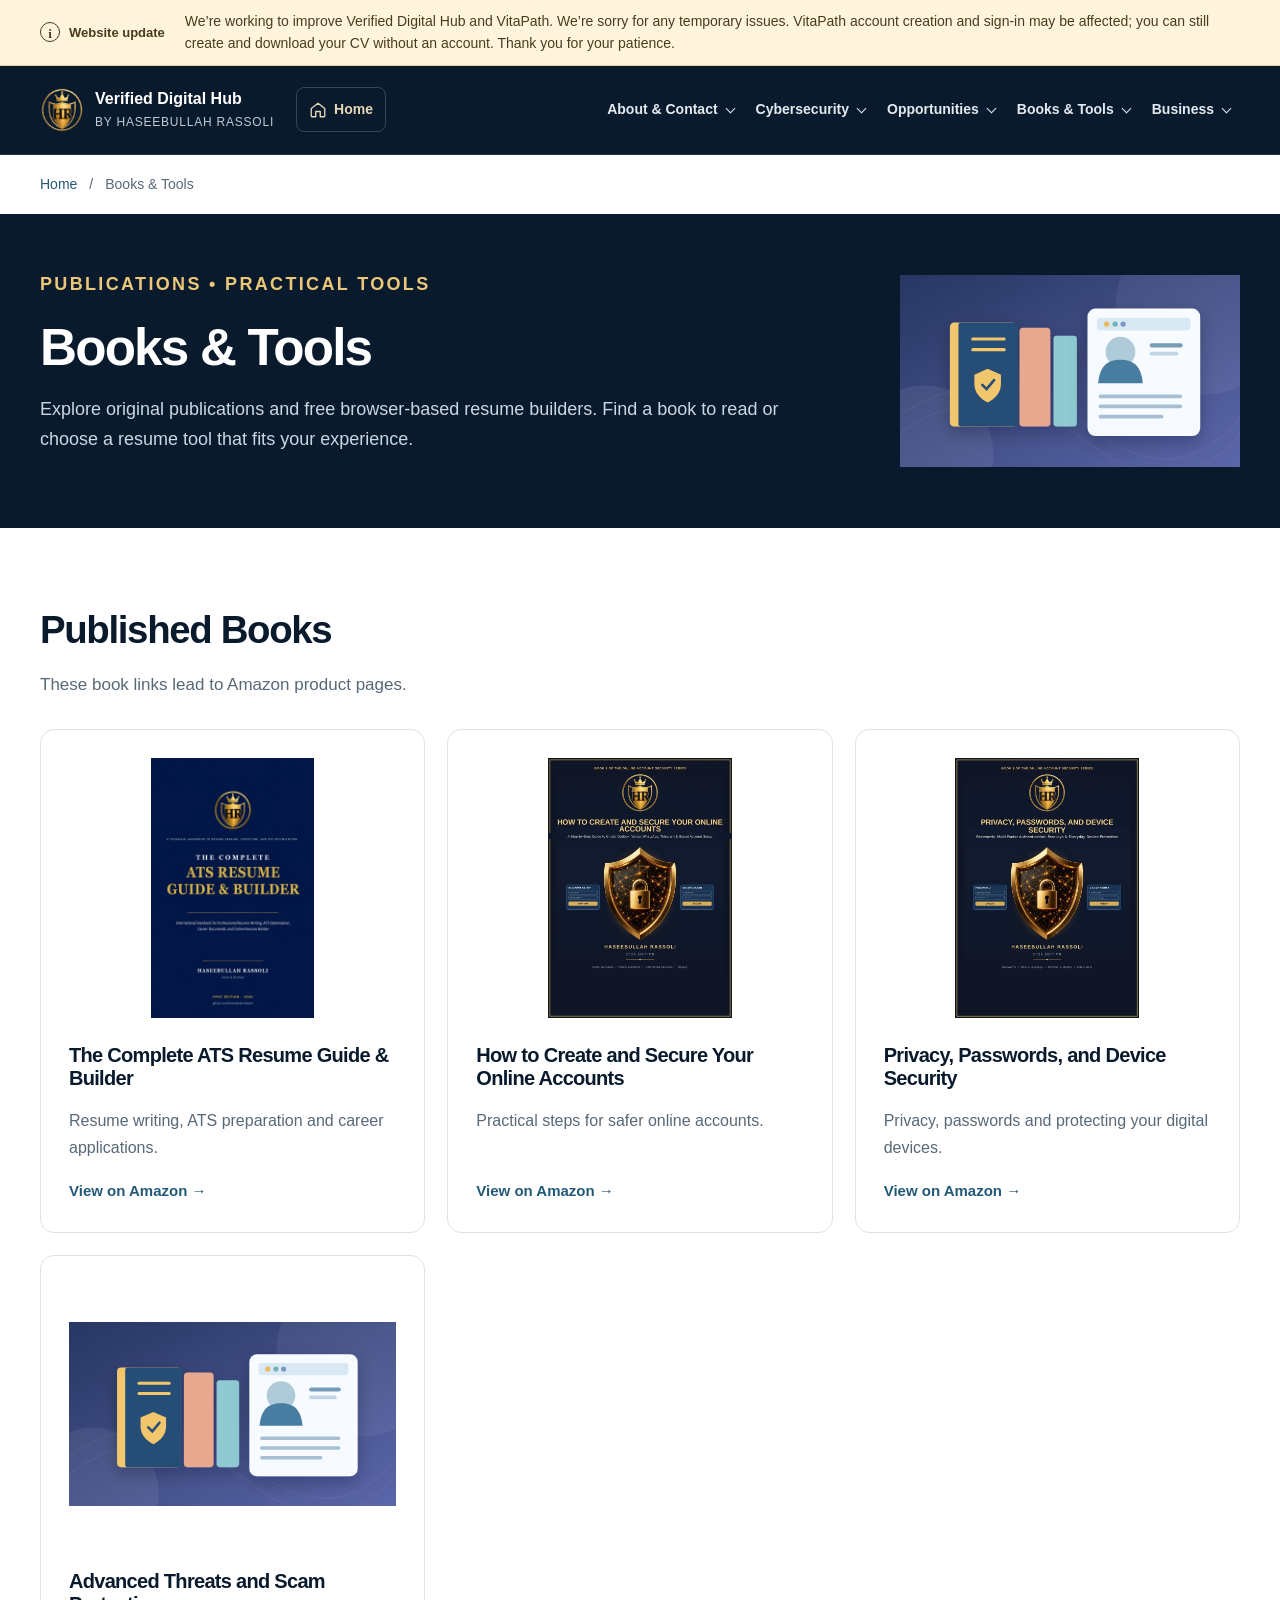
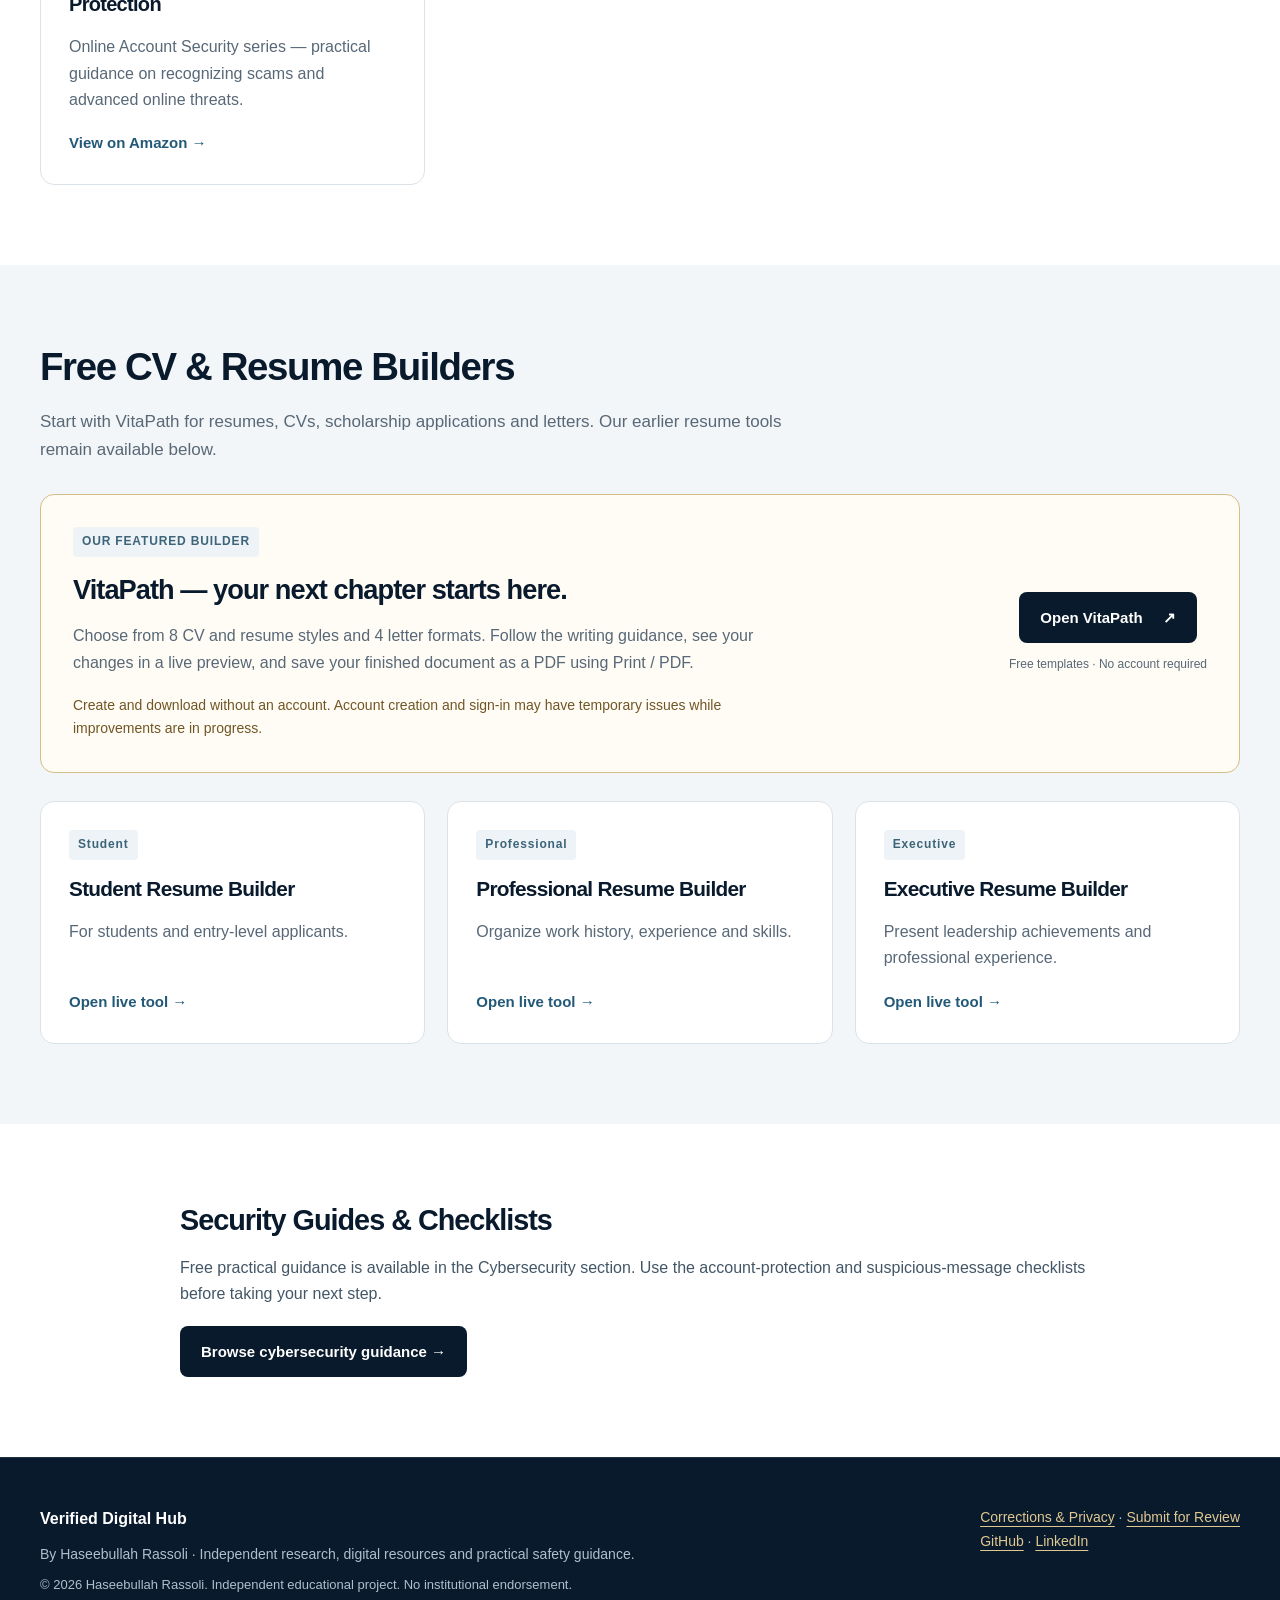
<file: books-tools.html>
<!doctype html><html lang="en"><head><meta charset="utf-8"><meta http-equiv="Content-Security-Policy" content="default-src 'none'; script-src https://haseebullah-rassoli.github.io/Haseebullah-rassoli/; script-src-attr 'none'; style-src 'self'; style-src-attr 'none'; img-src 'self'; font-src 'self'; connect-src 'none'; frame-src 'none'; object-src 'none'; base-uri 'none'; form-action 'none'; worker-src 'none'; manifest-src 'none'; upgrade-insecure-requests"><meta name="referrer" content="no-referrer"><meta name="viewport" content="width=device-width, initial-scale=1"><title>Books & Tools | Verified Digital Hub</title><meta name="description" content="Original books about resumes and account security, plus free online resume builders."><meta name="author" content="Haseebullah Rassoli"><meta name="theme-color" content="#08172f"><meta name="robots" content="index,follow"><link rel="icon" type="image/png" href="assets/hr-logo-favicon.png"><link rel="apple-touch-icon" href="assets/apple-touch-icon.png"><link rel="stylesheet" href="site.css?v=vitapath-notice-1"><script src="whatsapp-contact-config.js" defer></script><script src="security.js" defer></script><script src="site.js?v=vitapath-notice-1" defer></script><link rel="canonical" href="https://haseebullah-rassoli.github.io/Haseebullah-rassoli/books-tools.html"></head><body><a class="skip" href="#main">Skip to main content</a><aside class="hub-update-notice" aria-label="Website update notice" data-update-notice>
<div class="container hub-notice-inner">
<strong class="hub-notice-label"><span aria-hidden="true">i</span> Website update</strong>
<div class="hub-notice-viewport" id="hub-update-message"><div class="hub-notice-track"><p class="hub-notice-copy">We’re working to improve Verified Digital Hub and VitaPath. We’re sorry for any temporary issues. VitaPath account creation and sign-in may be affected; you can still create and download your CV without an account. Thank you for your patience.</p></div></div>
<button class="hub-notice-toggle" type="button" aria-controls="hub-update-message" aria-label="Pause scrolling notice" aria-pressed="false" hidden>Pause</button>
</div></aside>
<header class="site-header"><nav class="container nav-shell" aria-label="Primary navigation"><a class="brand" href="index.html"><img src="assets/hr-logo-transparent.png" alt="" width="46" height="46"><span>Verified Digital Hub<small>BY HASEEBULLAH RASSOLI</small></span></a><a class="home-shortcut" href="index.html" aria-label="Go to Home"><svg class="nav-action-icon" viewBox="0 0 24 24" aria-hidden="true"><path d="m3 10 9-7 9 7v10a1 1 0 0 1-1 1h-5v-7H9v7H4a1 1 0 0 1-1-1z"/></svg><span class="nav-action-label">Home</span></a><button class="mobile-toggle" type="button" aria-controls="main-menu" aria-expanded="false"><svg class="nav-action-icon" viewBox="0 0 24 24" aria-hidden="true"><path d="M4 7h16M4 12h16M4 17h16"/></svg><span class="nav-action-label">Menu</span></button><div class="nav-links" id="main-menu"><details class="nav-drop"><summary>About & Contact</summary><div class="nav-menu"><a href="about.html#story">Our Story</a><a href="about.html#verification">Verification Method</a><a href="about.html#corrections">Corrections & Privacy</a><a href="about.html#contact">Feedback & Contact</a></div></details><details class="nav-drop"><summary>Cybersecurity</summary><div class="nav-menu"><a href="cybersecurity.html">Cybersecurity Overview</a><a href="cybersecurity.html#phishing">Phishing & Fake Emails</a><a href="cybersecurity.html#fake-jobs">Fake Jobs & Interviews</a><a href="cybersecurity.html#accounts">Account & Password Safety</a><a href="cybersecurity.html#sources">Official Source Checking</a><a href="submit-review.html">Submit for Review</a></div></details><details class="nav-drop"><summary>Opportunities</summary><div class="nav-menu"><a href="opportunities.html">Browse Categories</a><a href="opportunities.html#scholarships">Scholarships & Bachelor's</a><a href="opportunities.html#postgraduate">Master's & Postgraduate</a><a href="opportunities.html#youth">Youth Programs</a><a href="opportunities.html#jobs">Jobs & Training</a><a href="opportunities.html#events">Events</a></div></details><details class="nav-drop"><summary>Books & Tools</summary><div class="nav-menu"><a href="https://haseebullah-rassoli.github.io/VitaPath/">VitaPath CV &amp; Resume Builder ↗</a><a href="books-tools.html#books">Published Books</a><a href="books-tools.html#resume">Free Resume Builders</a><a href="books-tools.html#guides">Security Guides & Checklists</a></div></details><details class="nav-drop"><summary>Business</summary><div class="nav-menu"><a href="business.html#research">Research & Source Checking</a><a href="business.html#media">Digital Media Services</a><a href="business.html#management">Social Media Management</a><a href="business.html#creation">Content Creation</a><a href="business.html#advertising">Advertising & Sponsored Content</a><a href="business.html#contact">Partnerships & Contact</a></div></details></div></nav></header><main id="main"><div class="breadcrumb container"><a href="index.html">Home</a><span aria-hidden="true">/</span><span>Books & Tools</span></div><section class="page-hero visual-page-hero"><div class="container"><div class="page-hero-copy"><p class="eyebrow">PUBLICATIONS • PRACTICAL TOOLS</p><h1>Books & Tools</h1><p>Explore original publications and free browser-based resume builders. Find a book to read or choose a resume tool that fits your experience.</p></div><img class="page-banner-art" src="assets/hub-books-tools.svg" width="640" height="360" alt="Illustration of published books and an online resume builder" decoding="async"></div></section><section class="section"><div class="container"><h2 id="books">Published Books</h2><p class="intro">These book links lead to Amazon product pages.</p><div class="grid"><article class="card book"><img src="assets/ats-resume-guide-cover.webp" alt="The Complete ATS Resume Guide & Builder cover" loading="lazy"><h3>The Complete ATS Resume Guide & Builder</h3><p>Resume writing, ATS preparation and career applications.</p><a class="arrow" href="https://a.co/d/0hdZU9Cs">View on Amazon →</a></article><article class="card book"><img src="assets/online-accounts-book-cover.webp" alt="How to Create and Secure Your Online Accounts cover" loading="lazy"><h3>How to Create and Secure Your Online Accounts</h3><p>Practical steps for safer online accounts.</p><a class="arrow" href="https://a.co/d/01cXK59i">View on Amazon →</a></article><article class="card book"><img src="assets/privacy-passwords-device-security-cover.webp" alt="Privacy, Passwords, and Device Security cover" loading="lazy"><h3>Privacy, Passwords, and Device Security</h3><p>Privacy, passwords and protecting your digital devices.</p><a class="arrow" href="https://a.co/d/02DFXHo2">View on Amazon →</a></article><article class="card book"><img src="assets/hub-books-tools.svg" alt="Books and digital security illustration" loading="lazy"><h3>Advanced Threats and Scam Protection</h3><p>Online Account Security series — practical guidance on recognizing scams and advanced online threats.</p><a class="arrow" href="https://a.co/d/0faM0XHN" target="_blank" rel="noopener noreferrer">View on Amazon →</a></article></div></div></section><section class="section alt"><div class="container"><h2 id="resume">Free CV &amp; Resume Builders</h2><p class="intro">Start with VitaPath for resumes, CVs, scholarship applications and letters. Our earlier resume tools remain available below.</p>
<article class="vitapath-feature"><div><span class="tag">OUR FEATURED BUILDER</span><h3>VitaPath — your next chapter starts here.</h3><p>Choose from 8 CV and resume styles and 4 letter formats. Follow the writing guidance, see your changes in a live preview, and save your finished document as a PDF using Print / PDF.</p><p class="vitapath-guest-note">Create and download without an account. Account creation and sign-in may have temporary issues while improvements are in progress.</p></div><div class="vitapath-feature-actions"><a class="button navy" href="https://haseebullah-rassoli.github.io/VitaPath/">Open VitaPath <span aria-hidden="true">↗</span></a><span>Free templates · No account required</span></div></article>
<div class="grid"><article class="card"><span class="tag">Student</span><h3>Student Resume Builder</h3><p>For students and entry-level applicants.</p><a class="arrow" href="https://haseebullah-rassoli.github.io/student-resume/">Open live tool →</a></article><article class="card"><span class="tag">Professional</span><h3>Professional Resume Builder</h3><p>Organize work history, experience and skills.</p><a class="arrow" href="https://haseebullah-rassoli.github.io/professional-resume/">Open live tool →</a></article><article class="card"><span class="tag">Executive</span><h3>Executive Resume Builder</h3><p>Present leadership achievements and professional experience.</p><a class="arrow" href="https://haseebullah-rassoli.github.io/executive-resume/">Open live tool →</a></article></div></div></section><section class="section"><div class="container prose"><h2 id="guides">Security Guides & Checklists</h2><p>Free practical guidance is available in the Cybersecurity section. Use the account-protection and suspicious-message checklists before taking your next step.</p><a class="button navy" href="cybersecurity.html">Browse cybersecurity guidance →</a></div></section></main><footer class="site-footer"><div class="container foot"><div><strong>Verified Digital Hub</strong><p>By Haseebullah Rassoli · Independent research, digital resources and practical safety guidance.</p><p class="small">© 2026 Haseebullah Rassoli. Independent educational project. No institutional endorsement.</p></div><div><a href="about.html#corrections">Corrections & Privacy</a> · <a href="submit-review.html">Submit for Review</a><br><a href="https://github.com/Haseebullah-rassoli">GitHub</a> · <a href="https://www.linkedin.com/in/haseebullah-rassoli-b08135354">LinkedIn</a></div></div></footer></body></html>
</file>
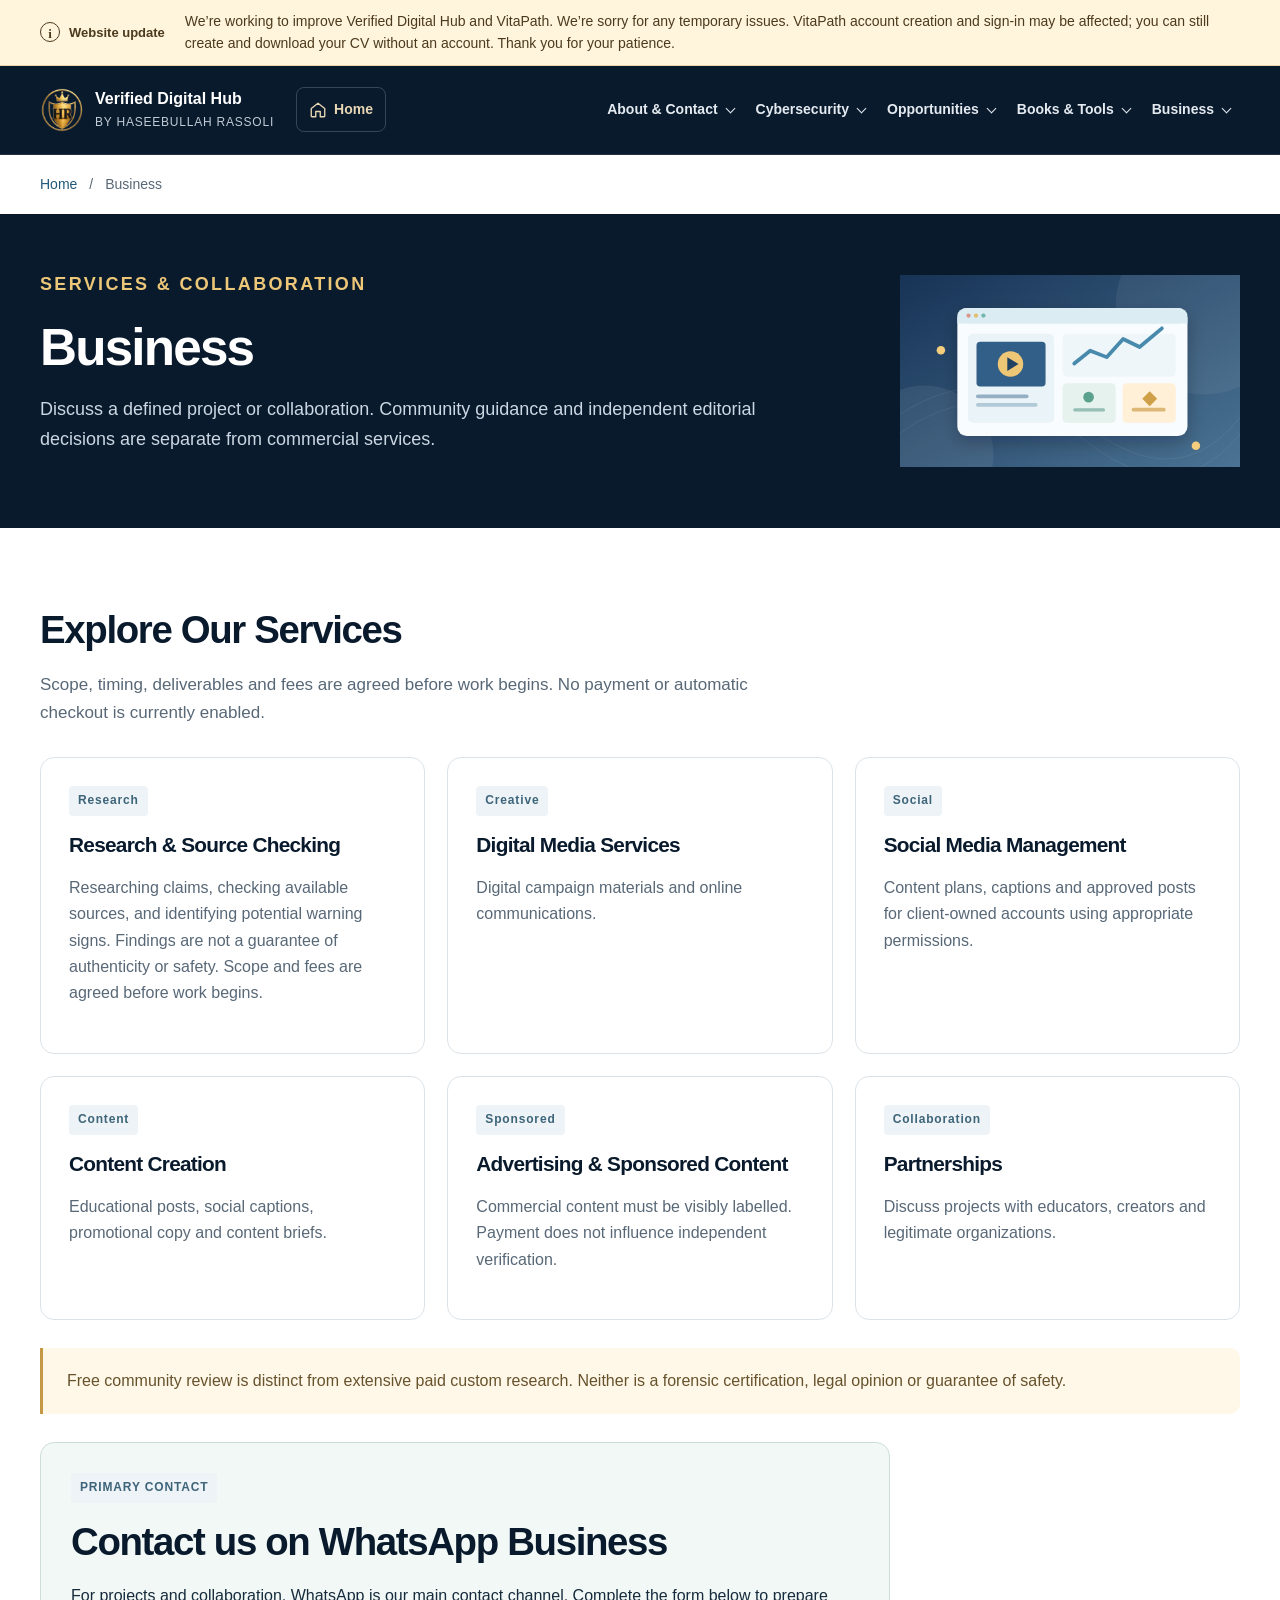
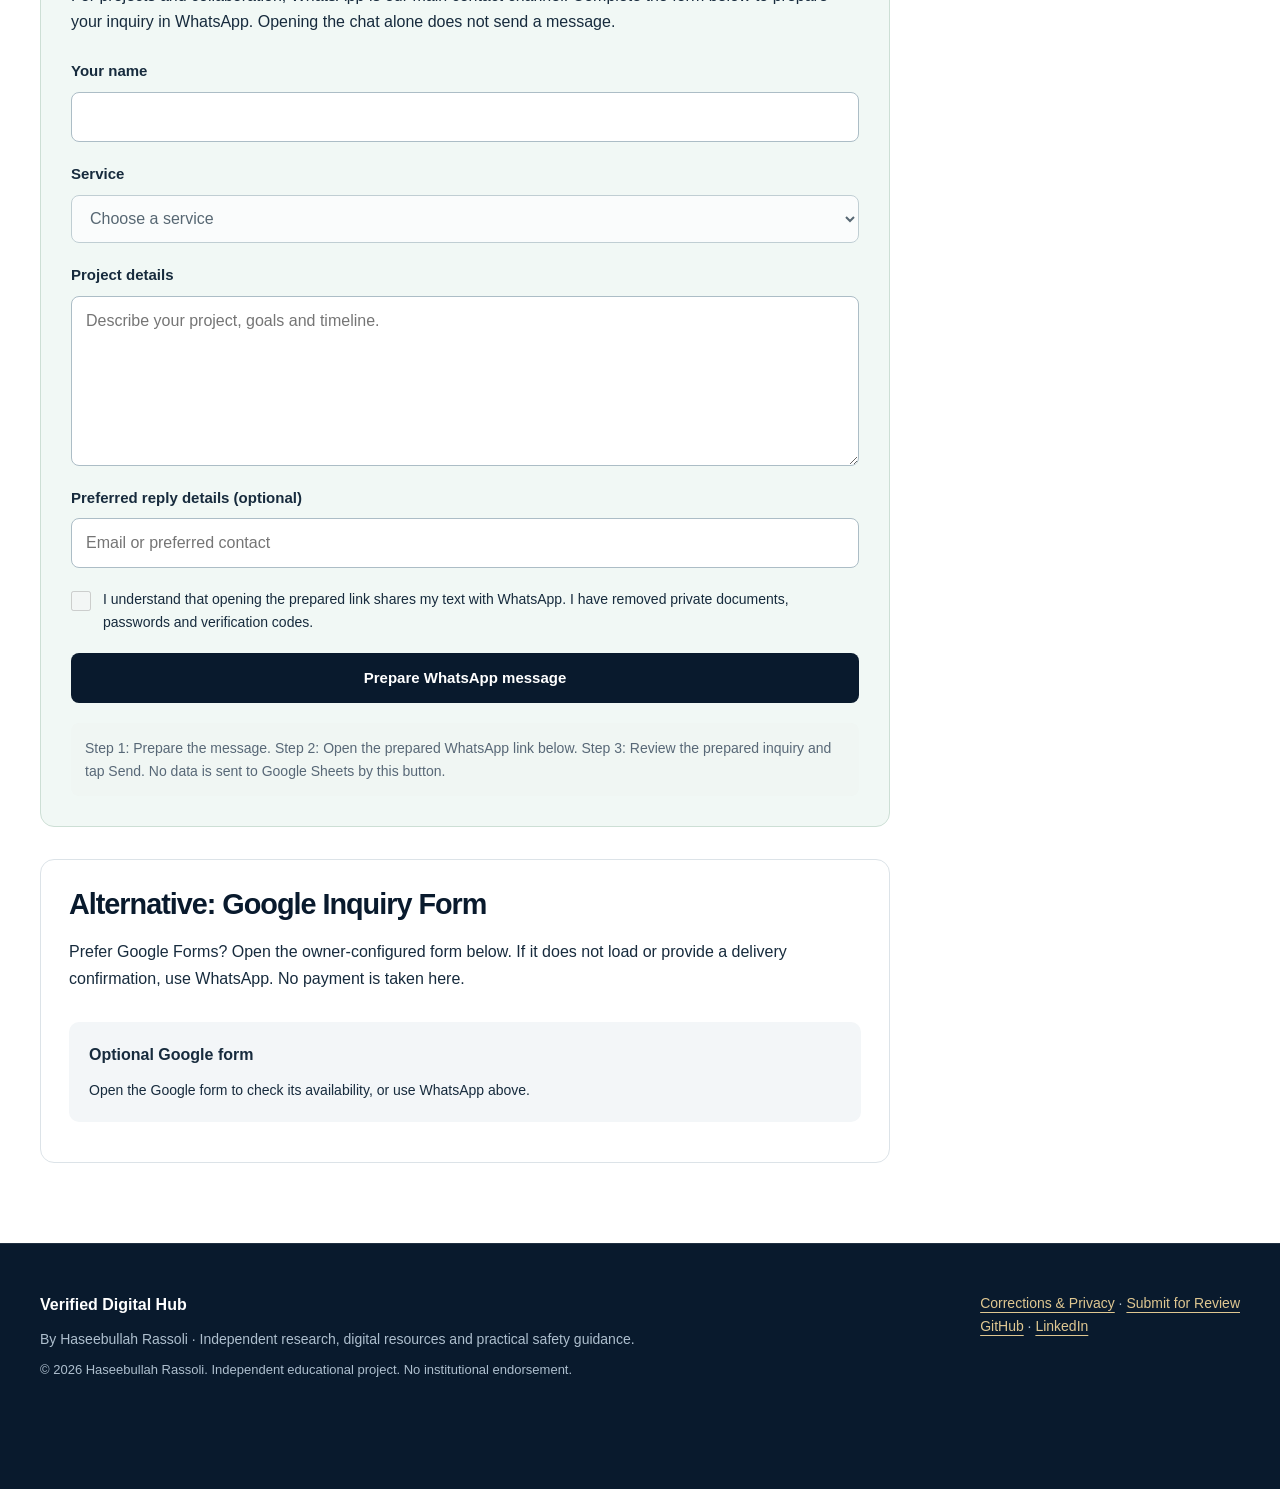
<file: business.html>
<!doctype html><html lang="en"><head><meta charset="utf-8"><meta http-equiv="Content-Security-Policy" content="default-src 'none'; script-src https://haseebullah-rassoli.github.io/Haseebullah-rassoli/; script-src-attr 'none'; style-src 'self'; style-src-attr 'none'; img-src 'self'; font-src 'self'; connect-src 'none'; frame-src 'none'; object-src 'none'; base-uri 'none'; form-action 'none'; worker-src 'none'; manifest-src 'none'; upgrade-insecure-requests"><meta name="referrer" content="no-referrer"><meta name="viewport" content="width=device-width, initial-scale=1"><title>Business | Verified Digital Hub</title><meta name="description" content="Source checking, digital media, social media support, content creation and collaboration inquiries."><meta name="author" content="Haseebullah Rassoli"><meta name="theme-color" content="#08172f"><meta name="robots" content="index,follow"><link rel="icon" type="image/png" href="assets/hr-logo-favicon.png"><link rel="apple-touch-icon" href="assets/apple-touch-icon.png"><link rel="stylesheet" href="site.css?v=vitapath-notice-1"><script src="form-backend-config.js" defer></script><script src="whatsapp-contact-config.js?v=waform-final1" defer></script><script src="security.js" defer></script><script src="site.js?v=vitapath-notice-1" defer></script><link rel="canonical" href="https://haseebullah-rassoli.github.io/Haseebullah-rassoli/business.html"></head><body><a class="skip" href="#main">Skip to main content</a><aside class="hub-update-notice" aria-label="Website update notice" data-update-notice>
<div class="container hub-notice-inner">
<strong class="hub-notice-label"><span aria-hidden="true">i</span> Website update</strong>
<div class="hub-notice-viewport" id="hub-update-message"><div class="hub-notice-track"><p class="hub-notice-copy">We’re working to improve Verified Digital Hub and VitaPath. We’re sorry for any temporary issues. VitaPath account creation and sign-in may be affected; you can still create and download your CV without an account. Thank you for your patience.</p></div></div>
<button class="hub-notice-toggle" type="button" aria-controls="hub-update-message" aria-label="Pause scrolling notice" aria-pressed="false" hidden>Pause</button>
</div></aside>
<header class="site-header"><nav class="container nav-shell" aria-label="Primary navigation"><a class="brand" href="index.html"><img src="assets/hr-logo-transparent.png" alt="" width="46" height="46"><span>Verified Digital Hub<small>BY HASEEBULLAH RASSOLI</small></span></a><a class="home-shortcut" href="index.html" aria-label="Go to Home"><svg class="nav-action-icon" viewBox="0 0 24 24" aria-hidden="true"><path d="m3 10 9-7 9 7v10a1 1 0 0 1-1 1h-5v-7H9v7H4a1 1 0 0 1-1-1z"/></svg><span class="nav-action-label">Home</span></a><button class="mobile-toggle" type="button" aria-controls="main-menu" aria-expanded="false"><svg class="nav-action-icon" viewBox="0 0 24 24" aria-hidden="true"><path d="M4 7h16M4 12h16M4 17h16"/></svg><span class="nav-action-label">Menu</span></button><div class="nav-links" id="main-menu"><details class="nav-drop"><summary>About & Contact</summary><div class="nav-menu"><a href="about.html#story">Our Story</a><a href="about.html#verification">Verification Method</a><a href="about.html#corrections">Corrections & Privacy</a><a href="about.html#contact">Feedback & Contact</a></div></details><details class="nav-drop"><summary>Cybersecurity</summary><div class="nav-menu"><a href="cybersecurity.html">Cybersecurity Overview</a><a href="cybersecurity.html#phishing">Phishing & Fake Emails</a><a href="cybersecurity.html#fake-jobs">Fake Jobs & Interviews</a><a href="cybersecurity.html#accounts">Account & Password Safety</a><a href="cybersecurity.html#sources">Official Source Checking</a><a href="submit-review.html">Submit for Review</a></div></details><details class="nav-drop"><summary>Opportunities</summary><div class="nav-menu"><a href="opportunities.html">Browse Categories</a><a href="opportunities.html#scholarships">Scholarships & Bachelor's</a><a href="opportunities.html#postgraduate">Master's & Postgraduate</a><a href="opportunities.html#youth">Youth Programs</a><a href="opportunities.html#jobs">Jobs & Training</a><a href="opportunities.html#events">Events</a></div></details><details class="nav-drop"><summary>Books & Tools</summary><div class="nav-menu"><a href="https://haseebullah-rassoli.github.io/VitaPath/">VitaPath CV &amp; Resume Builder ↗</a><a href="books-tools.html#books">Published Books</a><a href="books-tools.html#resume">Free Resume Builders</a><a href="books-tools.html#guides">Security Guides & Checklists</a></div></details><details class="nav-drop"><summary>Business</summary><div class="nav-menu"><a href="business.html#research">Research & Source Checking</a><a href="business.html#media">Digital Media Services</a><a href="business.html#management">Social Media Management</a><a href="business.html#creation">Content Creation</a><a href="business.html#advertising">Advertising & Sponsored Content</a><a href="business.html#contact">Partnerships & Contact</a></div></details></div></nav></header><main id="main"><div class="breadcrumb container"><a href="index.html">Home</a><span aria-hidden="true">/</span><span>Business</span></div><section class="page-hero visual-page-hero"><div class="container"><div class="page-hero-copy"><p class="eyebrow">SERVICES & COLLABORATION</p><h1>Business</h1><p>Discuss a defined project or collaboration. Community guidance and independent editorial decisions are separate from commercial services.</p></div><img class="page-banner-art" src="assets/hub-business.svg" width="640" height="360" alt="Illustration of digital media production and business services" decoding="async"></div></section><section class="section"><div class="container"><h2>Explore Our Services</h2><p class="intro">Scope, timing, deliverables and fees are agreed before work begins. No payment or automatic checkout is currently enabled.</p><div class="grid"><article class="card" id="research"><span class="tag">Research</span><h3>Research & Source Checking</h3><p>Researching claims, checking available sources, and identifying potential warning signs. Findings are not a guarantee of authenticity or safety. Scope and fees are agreed before work begins.</p></article><article class="card" id="media"><span class="tag">Creative</span><h3>Digital Media Services</h3><p>Digital campaign materials and online communications.</p></article><article class="card" id="management"><span class="tag">Social</span><h3>Social Media Management</h3><p>Content plans, captions and approved posts for client-owned accounts using appropriate permissions.</p></article><article class="card" id="creation"><span class="tag">Content</span><h3>Content Creation</h3><p>Educational posts, social captions, promotional copy and content briefs.</p></article><article class="card" id="advertising"><span class="tag gold-tag">Sponsored</span><h3>Advertising & Sponsored Content</h3><p>Commercial content must be visibly labelled. Payment does not influence independent verification.</p></article><article class="card" id="partnerships"><span class="tag">Collaboration</span><h3>Partnerships</h3><p>Discuss projects with educators, creators and legitimate organizations.</p></article></div><div class="alert">Free community review is distinct from extensive paid custom research. Neither is a forensic certification, legal opinion or guarantee of safety.</div><div class="hub-whatsapp-inline"><span class="tag">PRIMARY CONTACT</span><h2>Contact us on WhatsApp Business</h2><p>For projects and collaboration, WhatsApp is our main contact channel. Complete the form below to prepare your inquiry in WhatsApp. Opening the chat alone does not send a message.</p><form class="hub-wa-form" data-wa-form="business"><fieldset class="secure-form-fields" disabled><label>Your name <input name="Name" required maxlength="100" autocomplete="name"></label><label>Service <select name="Service" required><option value="">Choose a service</option><option>Research and source checking</option><option>Digital media services</option><option>Social media management</option><option>Content creation</option><option>Advertising and sponsored content</option><option>Partnership or collaboration</option><option>Other inquiry</option></select></label><label>Project details <textarea name="Project details" required minlength="10" maxlength="2500" rows="6" placeholder="Describe your project, goals and timeline."></textarea></label><label>Preferred reply details (optional) <input name="Reply details" maxlength="180" placeholder="Email or preferred contact"></label><label class="external-consent"><input type="checkbox" required data-external-consent> I understand that opening the prepared link shares my text with WhatsApp. I have removed private documents, passwords and verification codes.</label><button class="button navy" type="submit">Prepare WhatsApp message</button><a class="hub-wa-manual-link" data-wa-fallback href="https://wa.me/93793582271" hidden>Open prepared message in WhatsApp ↗</a><p class="small" role="status" data-wa-status>Step 1: Prepare the message. Step 2: Open the prepared WhatsApp link below. Step 3: Review the prepared inquiry and tap Send. No data is sent to Google Sheets by this button.</p></fieldset><noscript><p>JavaScript is needed to prepare your message. Use the contact link instead. This form cannot send data with JavaScript disabled.</p></noscript></form></div><div id="contact" class="form-card hub-business-form" data-security-business-panel><h2>Alternative: Google Inquiry Form</h2><p>Prefer Google Forms? Open the owner-configured form below. If it does not load or provide a delivery confirmation, use WhatsApp. No payment is taken here.</p><div class="hub-form-mount" data-hub-form="business"><div class="hub-form-inactive" role="status"><strong>Optional Google form</strong><p>Open the Google form to check its availability, or use WhatsApp above.</p></div></div></div></div></section></main><footer class="site-footer"><div class="container foot"><div><strong>Verified Digital Hub</strong><p>By Haseebullah Rassoli · Independent research, digital resources and practical safety guidance.</p><p class="small">© 2026 Haseebullah Rassoli. Independent educational project. No institutional endorsement.</p></div><div><a href="about.html#corrections">Corrections & Privacy</a> · <a href="submit-review.html">Submit for Review</a><br><a href="https://github.com/Haseebullah-rassoli">GitHub</a> · <a href="https://www.linkedin.com/in/haseebullah-rassoli-b08135354">LinkedIn</a></div></div></footer></body></html>
</file>
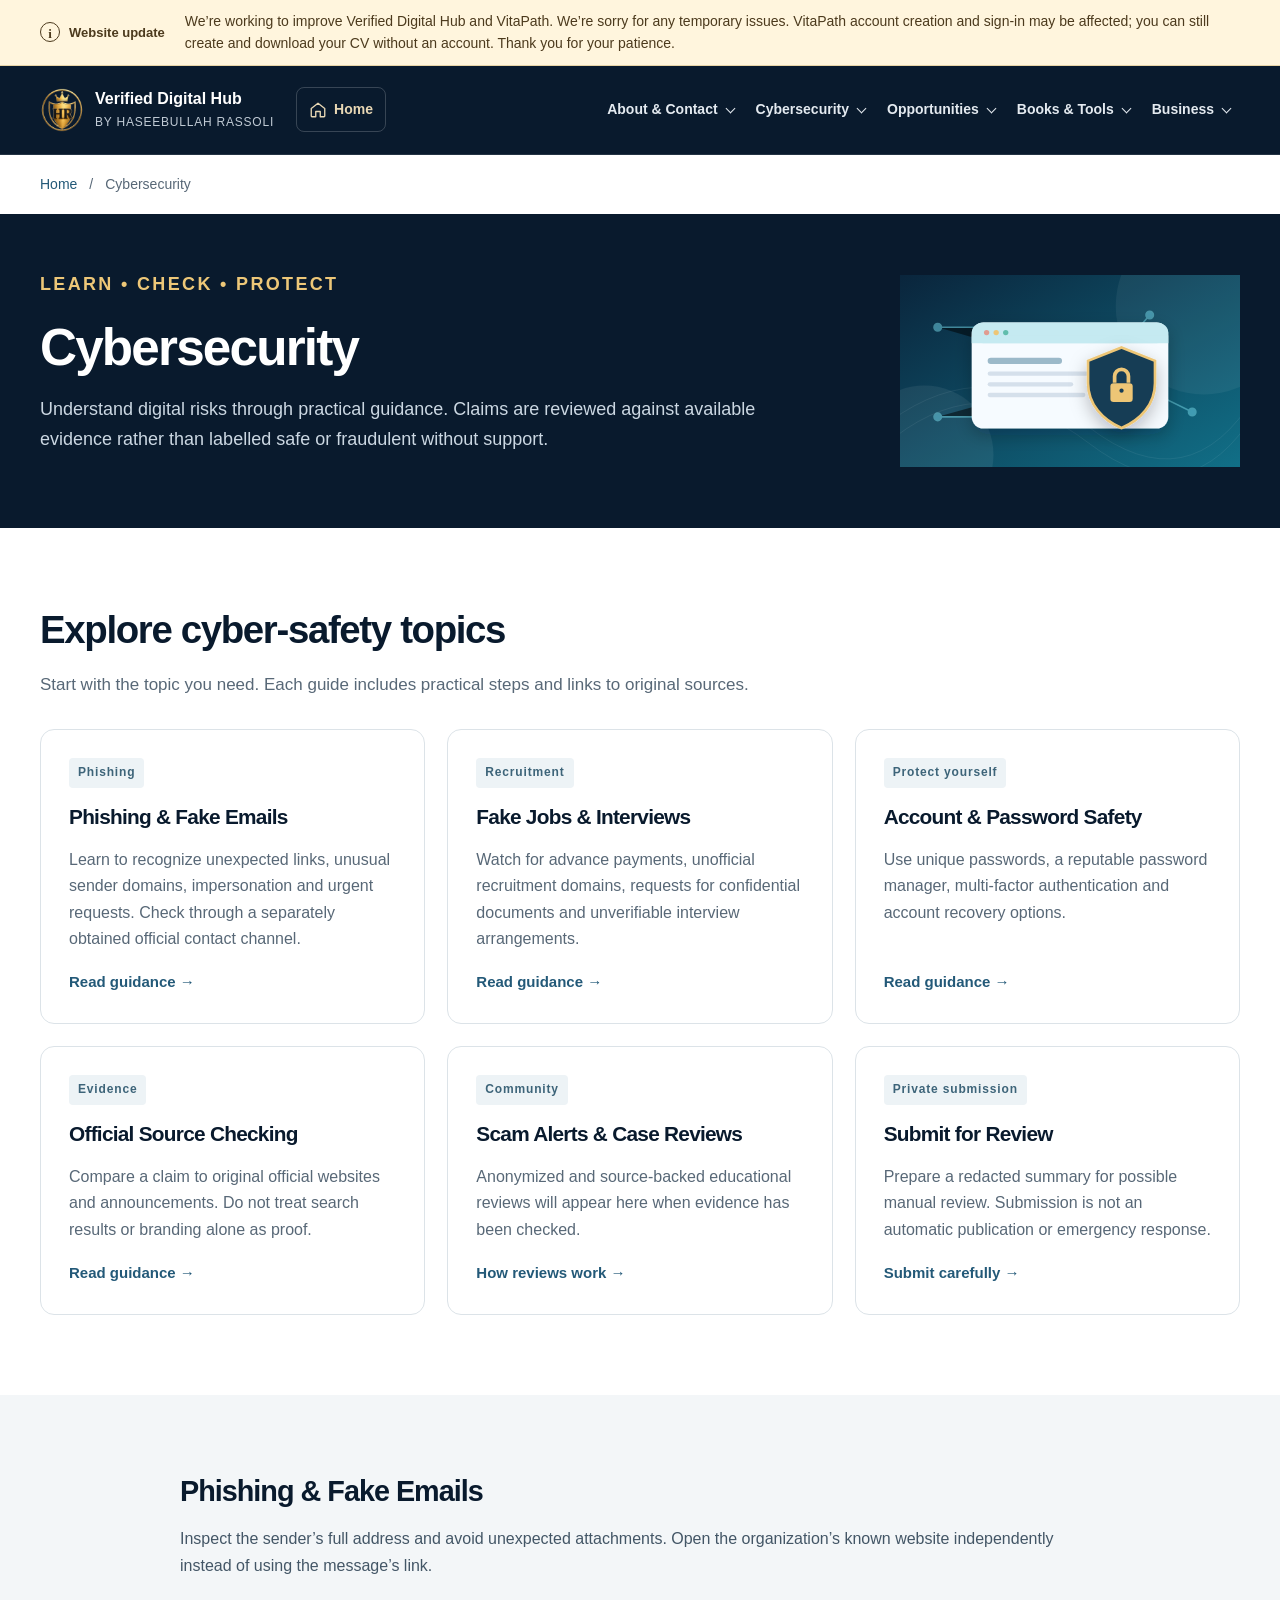
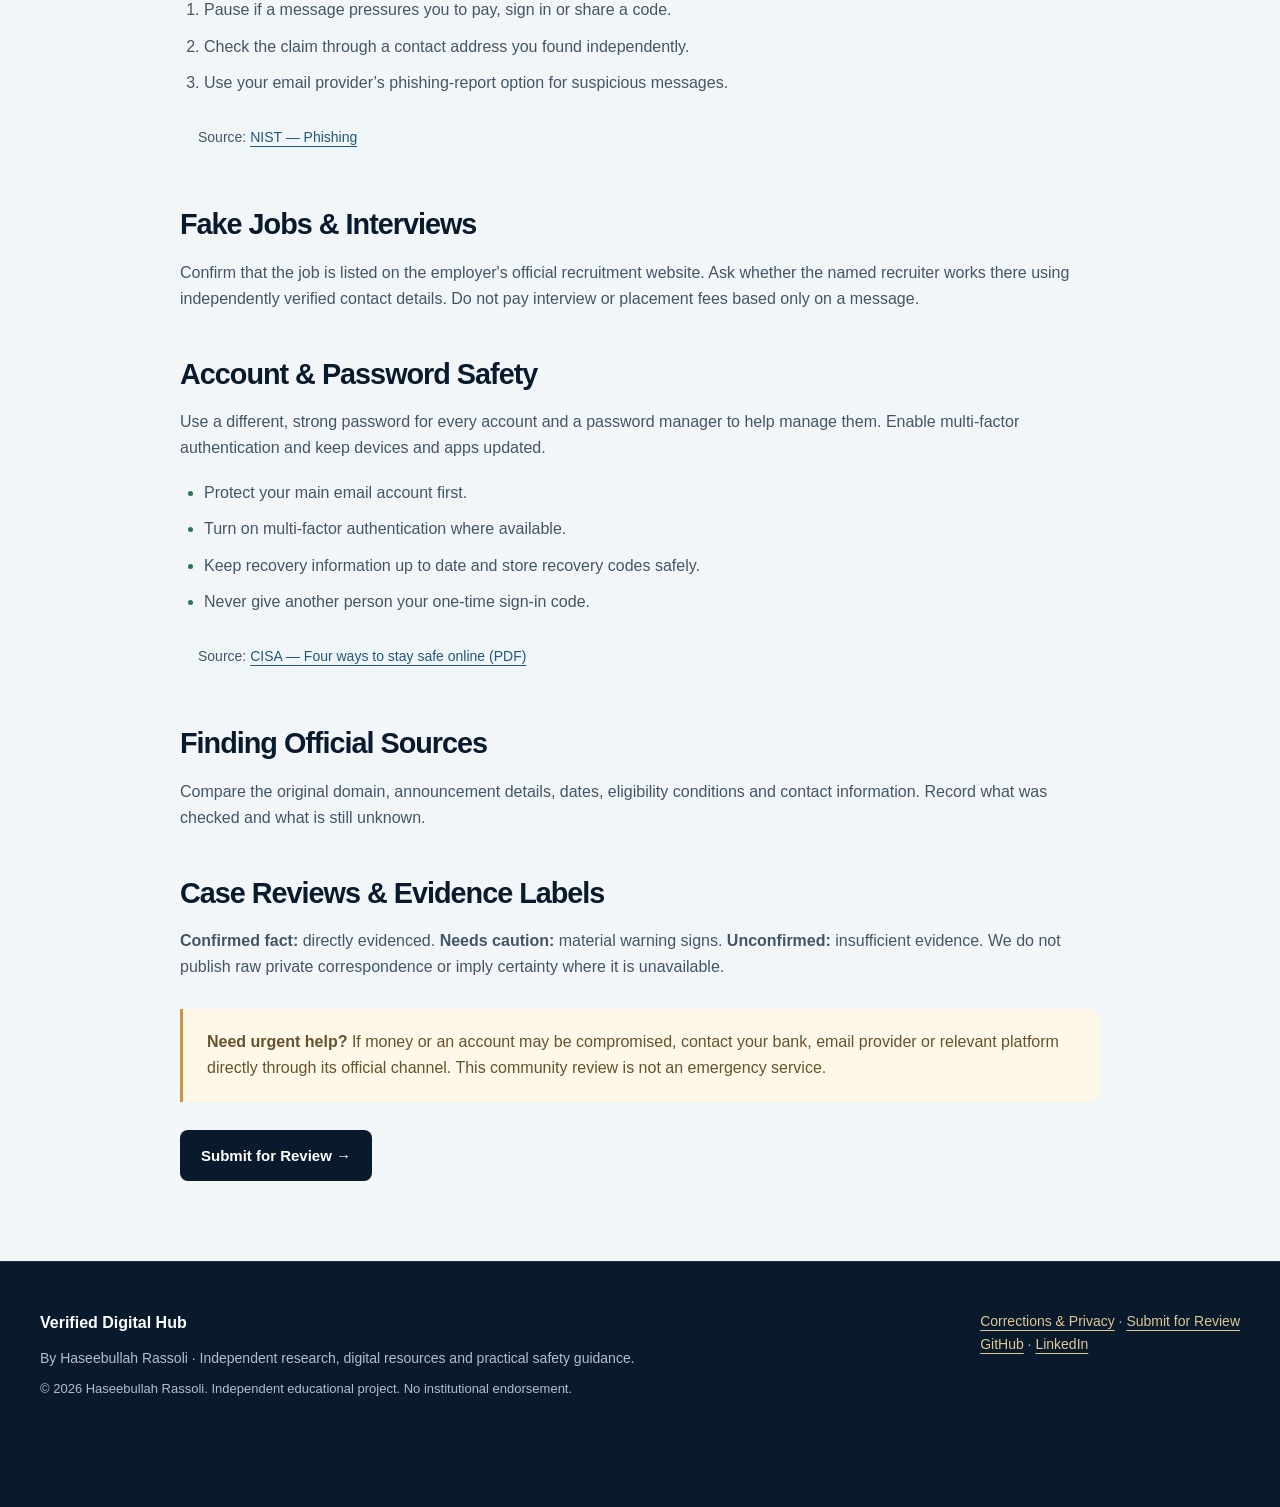
<file: cybersecurity.html>
<!doctype html><html lang="en"><head><meta charset="utf-8"><meta http-equiv="Content-Security-Policy" content="default-src 'none'; script-src https://haseebullah-rassoli.github.io/Haseebullah-rassoli/; script-src-attr 'none'; style-src 'self'; style-src-attr 'none'; img-src 'self'; font-src 'self'; connect-src 'none'; frame-src 'none'; object-src 'none'; base-uri 'none'; form-action 'none'; worker-src 'none'; manifest-src 'none'; upgrade-insecure-requests"><meta name="referrer" content="no-referrer"><meta name="viewport" content="width=device-width, initial-scale=1"><title>Cybersecurity | Verified Digital Hub</title><meta name="description" content="Phishing awareness, fake job warning signs, safer online accounts and community review."><meta name="author" content="Haseebullah Rassoli"><meta name="theme-color" content="#08172f"><meta name="robots" content="index,follow"><link rel="icon" type="image/png" href="assets/hr-logo-favicon.png"><link rel="apple-touch-icon" href="assets/apple-touch-icon.png"><link rel="stylesheet" href="site.css?v=vitapath-notice-1"><script src="whatsapp-contact-config.js" defer></script><script src="security.js" defer></script><script src="site.js?v=vitapath-notice-1" defer></script><link rel="canonical" href="https://haseebullah-rassoli.github.io/Haseebullah-rassoli/cybersecurity.html"></head><body><a class="skip" href="#main">Skip to main content</a><aside class="hub-update-notice" aria-label="Website update notice" data-update-notice>
<div class="container hub-notice-inner">
<strong class="hub-notice-label"><span aria-hidden="true">i</span> Website update</strong>
<div class="hub-notice-viewport" id="hub-update-message"><div class="hub-notice-track"><p class="hub-notice-copy">We’re working to improve Verified Digital Hub and VitaPath. We’re sorry for any temporary issues. VitaPath account creation and sign-in may be affected; you can still create and download your CV without an account. Thank you for your patience.</p></div></div>
<button class="hub-notice-toggle" type="button" aria-controls="hub-update-message" aria-label="Pause scrolling notice" aria-pressed="false" hidden>Pause</button>
</div></aside>
<header class="site-header"><nav class="container nav-shell" aria-label="Primary navigation"><a class="brand" href="index.html"><img src="assets/hr-logo-transparent.png" alt="" width="46" height="46"><span>Verified Digital Hub<small>BY HASEEBULLAH RASSOLI</small></span></a><a class="home-shortcut" href="index.html" aria-label="Go to Home"><svg class="nav-action-icon" viewBox="0 0 24 24" aria-hidden="true"><path d="m3 10 9-7 9 7v10a1 1 0 0 1-1 1h-5v-7H9v7H4a1 1 0 0 1-1-1z"/></svg><span class="nav-action-label">Home</span></a><button class="mobile-toggle" type="button" aria-controls="main-menu" aria-expanded="false"><svg class="nav-action-icon" viewBox="0 0 24 24" aria-hidden="true"><path d="M4 7h16M4 12h16M4 17h16"/></svg><span class="nav-action-label">Menu</span></button><div class="nav-links" id="main-menu"><details class="nav-drop"><summary>About & Contact</summary><div class="nav-menu"><a href="about.html#story">Our Story</a><a href="about.html#verification">Verification Method</a><a href="about.html#corrections">Corrections & Privacy</a><a href="about.html#contact">Feedback & Contact</a></div></details><details class="nav-drop"><summary>Cybersecurity</summary><div class="nav-menu"><a aria-current="page" href="cybersecurity.html">Cybersecurity Overview</a><a href="cybersecurity.html#phishing">Phishing & Fake Emails</a><a href="cybersecurity.html#fake-jobs">Fake Jobs & Interviews</a><a href="cybersecurity.html#accounts">Account & Password Safety</a><a href="cybersecurity.html#sources">Official Source Checking</a><a href="submit-review.html">Submit for Review</a></div></details><details class="nav-drop"><summary>Opportunities</summary><div class="nav-menu"><a href="opportunities.html">Browse Categories</a><a href="opportunities.html#scholarships">Scholarships & Bachelor's</a><a href="opportunities.html#postgraduate">Master's & Postgraduate</a><a href="opportunities.html#youth">Youth Programs</a><a href="opportunities.html#jobs">Jobs & Training</a><a href="opportunities.html#events">Events</a></div></details><details class="nav-drop"><summary>Books & Tools</summary><div class="nav-menu"><a href="https://haseebullah-rassoli.github.io/VitaPath/">VitaPath CV &amp; Resume Builder ↗</a><a href="books-tools.html#books">Published Books</a><a href="books-tools.html#resume">Free Resume Builders</a><a href="books-tools.html#guides">Security Guides & Checklists</a></div></details><details class="nav-drop"><summary>Business</summary><div class="nav-menu"><a href="business.html#research">Research & Source Checking</a><a href="business.html#media">Digital Media Services</a><a href="business.html#management">Social Media Management</a><a href="business.html#creation">Content Creation</a><a href="business.html#advertising">Advertising & Sponsored Content</a><a href="business.html#contact">Partnerships & Contact</a></div></details></div></nav></header><main id="main"><div class="breadcrumb container"><a href="index.html">Home</a><span aria-hidden="true">/</span><span>Cybersecurity</span></div><section class="page-hero visual-page-hero"><div class="container"><div class="page-hero-copy"><p class="eyebrow">LEARN • CHECK • PROTECT</p><h1>Cybersecurity</h1><p>Understand digital risks through practical guidance. Claims are reviewed against available evidence rather than labelled safe or fraudulent without support.</p></div><img class="page-banner-art" src="assets/hub-cybersecurity.svg" width="640" height="360" alt="Illustration of a protected email window and cybersecurity shield" decoding="async"></div></section><section class="section"><div class="container"><h2>Explore cyber-safety topics</h2><p class="intro">Start with the topic you need. Each guide includes practical steps and links to original sources.</p><div class="grid"><article class="card"><span class="tag">Phishing</span><h3>Phishing & Fake Emails</h3><p>Learn to recognize unexpected links, unusual sender domains, impersonation and urgent requests. Check through a separately obtained official contact channel.</p><a class="arrow" href="#phishing">Read guidance →</a></article><article class="card"><span class="tag">Recruitment</span><h3>Fake Jobs & Interviews</h3><p>Watch for advance payments, unofficial recruitment domains, requests for confidential documents and unverifiable interview arrangements.</p><a class="arrow" href="#fake-jobs">Read guidance →</a></article><article class="card"><span class="tag">Protect yourself</span><h3>Account & Password Safety</h3><p>Use unique passwords, a reputable password manager, multi-factor authentication and account recovery options.</p><a class="arrow" href="#accounts">Read guidance →</a></article><article class="card"><span class="tag">Evidence</span><h3>Official Source Checking</h3><p>Compare a claim to original official websites and announcements. Do not treat search results or branding alone as proof.</p><a class="arrow" href="#sources">Read guidance →</a></article><article class="card"><span class="tag">Community</span><h3>Scam Alerts & Case Reviews</h3><p>Anonymized and source-backed educational reviews will appear here when evidence has been checked.</p><a class="arrow" href="#alerts">How reviews work →</a></article><article class="card"><span class="tag">Private submission</span><h3>Submit for Review</h3><p>Prepare a redacted summary for possible manual review. Submission is not an automatic publication or emergency response.</p><a class="arrow" href="submit-review.html">Submit carefully →</a></article></div></div></section><section class="section alt"><div class="container prose"><h2 id="phishing">Phishing & Fake Emails</h2><p>Inspect the sender’s full address and avoid unexpected attachments. Open the organization’s known website independently instead of using the message’s link.</p><ol><li>Pause if a message pressures you to pay, sign in or share a code.</li><li>Check the claim through a contact address you found independently.</li><li>Use your email provider’s phishing-report option for suspicious messages.</li></ol><p class="source-note">Source: <a href="https://www.nist.gov/itl/smallbusinesscyber/guidance-topic/phishing" target="_blank" rel="noopener noreferrer">NIST — Phishing</a></p><h2 id="fake-jobs">Fake Jobs & Interviews</h2><p>Confirm that the job is listed on the employer's official recruitment website. Ask whether the named recruiter works there using independently verified contact details. Do not pay interview or placement fees based only on a message.</p><h2 id="accounts">Account & Password Safety</h2><p>Use a different, strong password for every account and a password manager to help manage them. Enable multi-factor authentication and keep devices and apps updated.</p><ul class="checklist"><li>Protect your main email account first.</li><li>Turn on multi-factor authentication where available.</li><li>Keep recovery information up to date and store recovery codes safely.</li><li>Never give another person your one-time sign-in code.</li></ul><p class="source-note">Source: <a href="https://www.cisa.gov/sites/default/files/2024-09/Secure-Our-World-4-Easy-Ways-Stay-Safe-Online-Tip-Sheet.pdf" target="_blank" rel="noopener noreferrer">CISA — Four ways to stay safe online (PDF)</a></p><h2 id="sources">Finding Official Sources</h2><p>Compare the original domain, announcement details, dates, eligibility conditions and contact information. Record what was checked and what is still unknown.</p><h2 id="alerts">Case Reviews & Evidence Labels</h2><p><strong>Confirmed fact:</strong> directly evidenced. <strong>Needs caution:</strong> material warning signs. <strong>Unconfirmed:</strong> insufficient evidence. We do not publish raw private correspondence or imply certainty where it is unavailable.</p><div class="alert"><strong>Need urgent help?</strong> If money or an account may be compromised, contact your bank, email provider or relevant platform directly through its official channel. This community review is not an emergency service.</div><a class="button navy" href="submit-review.html">Submit for Review →</a></div></section></main><footer class="site-footer"><div class="container foot"><div><strong>Verified Digital Hub</strong><p>By Haseebullah Rassoli · Independent research, digital resources and practical safety guidance.</p><p class="small">© 2026 Haseebullah Rassoli. Independent educational project. No institutional endorsement.</p></div><div><a href="about.html#corrections">Corrections & Privacy</a> · <a href="submit-review.html">Submit for Review</a><br><a href="https://github.com/Haseebullah-rassoli">GitHub</a> · <a href="https://www.linkedin.com/in/haseebullah-rassoli-b08135354">LinkedIn</a></div></div></footer></body></html>
</file>
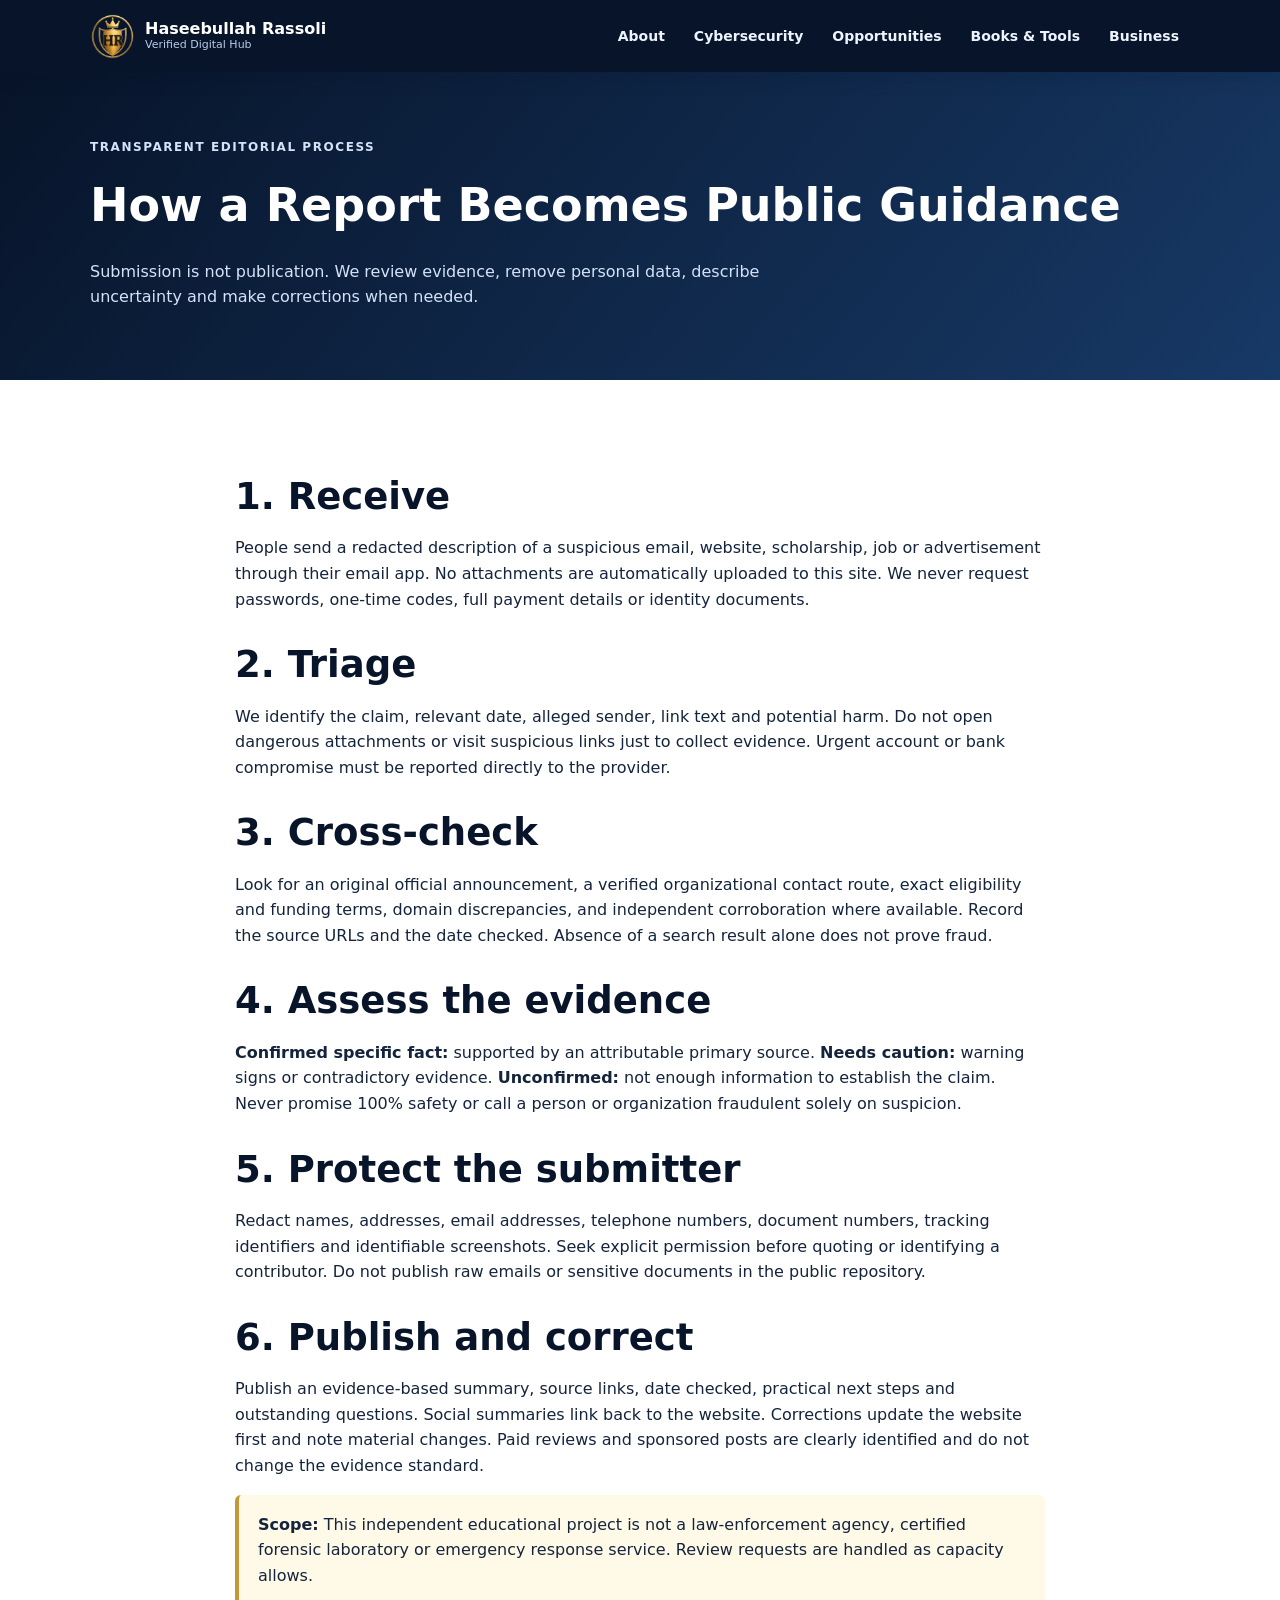
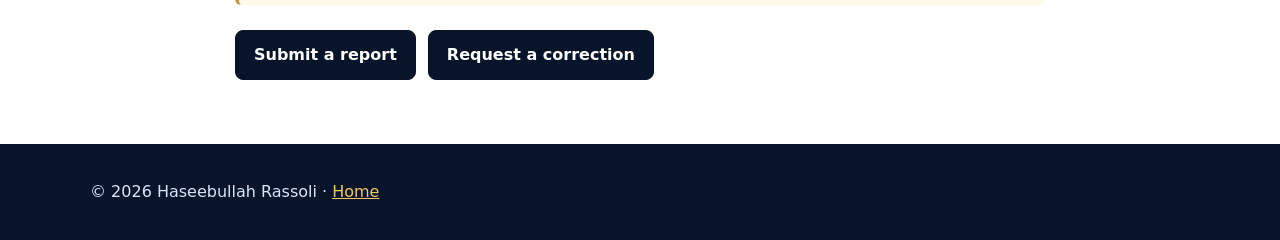
<file: editorial-workflow.html>
<!doctype html><html lang="en"><head><meta charset="utf-8"><meta name="viewport" content="width=device-width,initial-scale=1"><title>Editorial Workflow & Evidence Standards | Verified Digital Hub</title><link rel="stylesheet" href="hub.css"><script defer src="hub.js"></script></head><body><header class="header"><nav class="nav wrap"><a class="brand" href="index.html"><img src="assets/hr-logo-transparent.png" alt=""><span>Haseebullah Rassoli<small>Verified Digital Hub</small></span></a><button class="menu-toggle" aria-expanded="false" aria-controls="navmenu">☰ Menu</button><div class="menu" id="navmenu"><a class="navitem" href="about.html">About</a><a class="navitem" href="cybersecurity/index.html">Cybersecurity</a><a class="navitem" href="opportunities/index.html">Opportunities</a><a class="navitem" href="books-tools.html">Books & Tools</a><a class="navitem" href="business.html">Business</a></div></nav></header><main><section class="pagehead"><div class="wrap"><p class="eyebrow">Transparent editorial process</p><h1>How a Report Becomes Public Guidance</h1><p>Submission is not publication. We review evidence, remove personal data, describe uncertainty and make corrections when needed.</p></div></section><section class="section"><div class="wrap prose"><h2>1. Receive</h2><p>People send a redacted description of a suspicious email, website, scholarship, job or advertisement through their email app. No attachments are automatically uploaded to this site. We never request passwords, one-time codes, full payment details or identity documents.</p><h2>2. Triage</h2><p>We identify the claim, relevant date, alleged sender, link text and potential harm. Do not open dangerous attachments or visit suspicious links just to collect evidence. Urgent account or bank compromise must be reported directly to the provider.</p><h2>3. Cross-check</h2><p>Look for an original official announcement, a verified organizational contact route, exact eligibility and funding terms, domain discrepancies, and independent corroboration where available. Record the source URLs and the date checked. Absence of a search result alone does not prove fraud.</p><h2>4. Assess the evidence</h2><p><b>Confirmed specific fact:</b> supported by an attributable primary source. <b>Needs caution:</b> warning signs or contradictory evidence. <b>Unconfirmed:</b> not enough information to establish the claim. Never promise 100% safety or call a person or organization fraudulent solely on suspicion.</p><h2>5. Protect the submitter</h2><p>Redact names, addresses, email addresses, telephone numbers, document numbers, tracking identifiers and identifiable screenshots. Seek explicit permission before quoting or identifying a contributor. Do not publish raw emails or sensitive documents in the public repository.</p><h2>6. Publish and correct</h2><p>Publish an evidence-based summary, source links, date checked, practical next steps and outstanding questions. Social summaries link back to the website. Corrections update the website first and note material changes. Paid reviews and sponsored posts are clearly identified and do not change the evidence standard.</p><div class="notice"><b>Scope:</b> This independent educational project is not a law-enforcement agency, certified forensic laboratory or emergency response service. Review requests are handled as capacity allows.</div><div class="actions"><a class="btn dark" href="cybersecurity/submit.html">Submit a report</a><a class="btn dark" href="about.html#corrections">Request a correction</a></div></div></section></main><footer class="footer"><div class="wrap">© 2026 Haseebullah Rassoli · <a href="index.html">Home</a></div></footer></body></html>
</file>
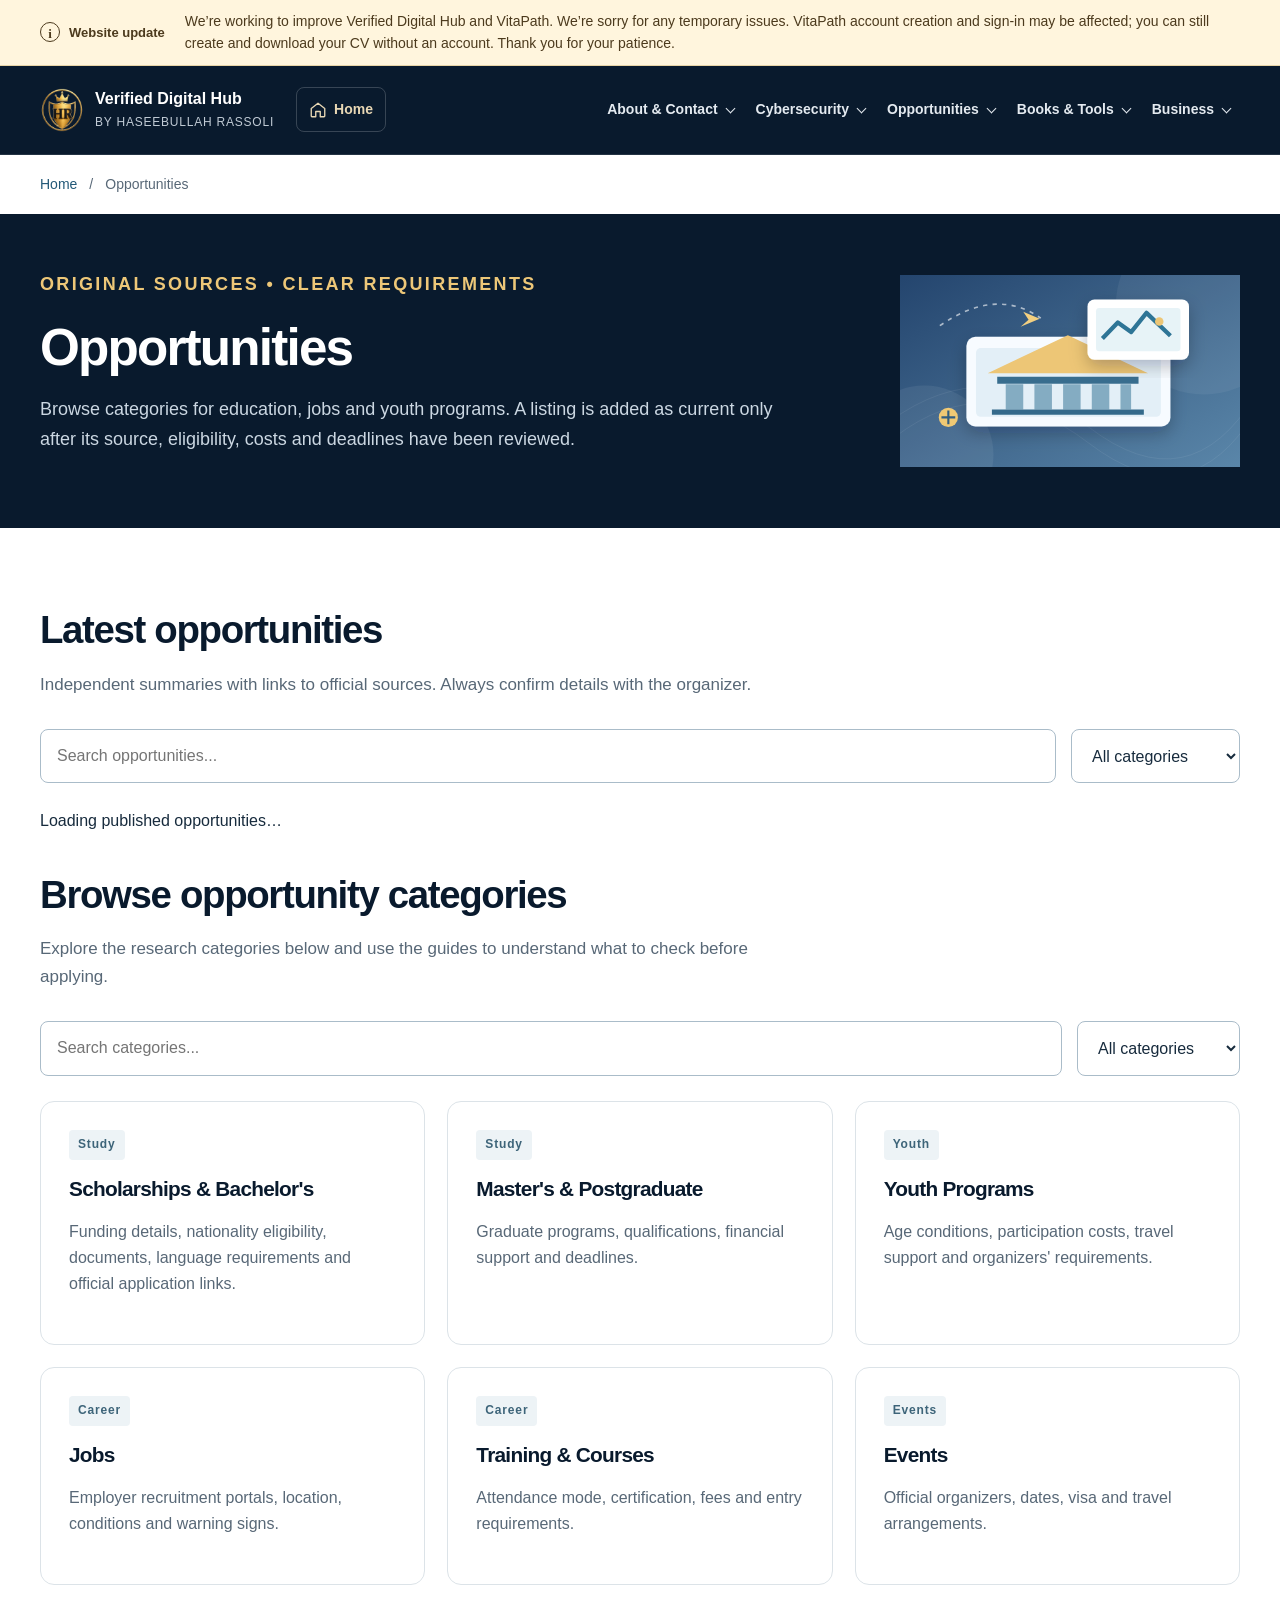
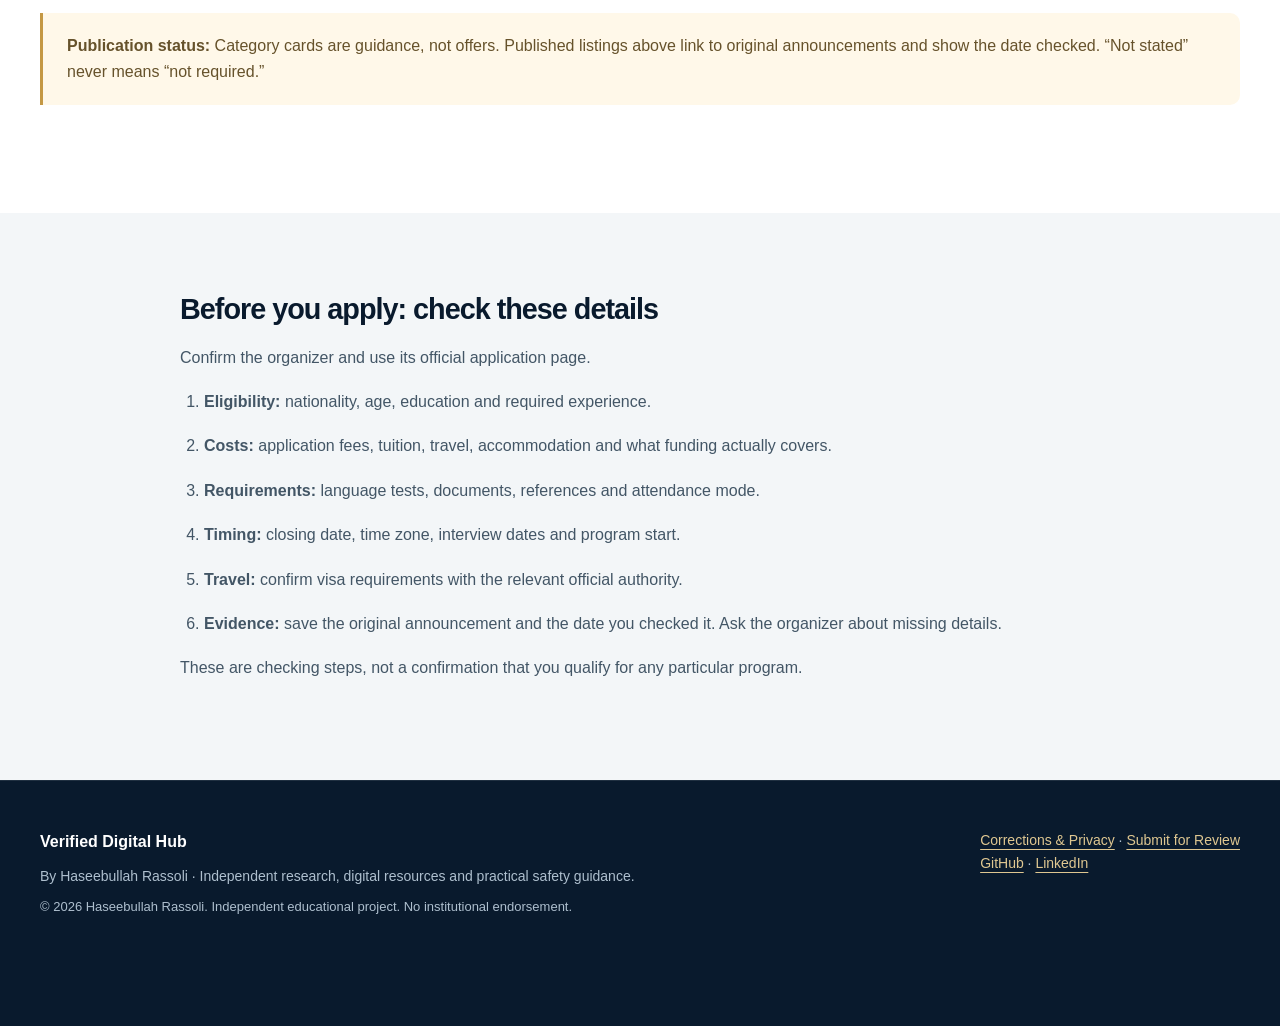
<file: opportunities.html>
<!doctype html><html lang="en"><head><meta charset="utf-8"><meta http-equiv="Content-Security-Policy" content="default-src 'none'; script-src https://haseebullah-rassoli.github.io/Haseebullah-rassoli/; script-src-attr 'none'; style-src 'self'; style-src-attr 'none'; img-src 'self'; font-src 'self'; connect-src 'self'; frame-src 'none'; object-src 'none'; base-uri 'none'; form-action 'none'; worker-src 'none'; manifest-src 'none'; upgrade-insecure-requests"><meta name="referrer" content="no-referrer"><meta name="viewport" content="width=device-width, initial-scale=1"><title>Opportunities | Verified Digital Hub</title><meta name="description" content="Scholarships, youth programs, jobs, training and events organized around primary-source verification."><meta name="author" content="Haseebullah Rassoli"><meta name="theme-color" content="#08172f"><meta name="robots" content="index,follow"><link rel="icon" type="image/png" href="assets/hr-logo-favicon.png"><link rel="apple-touch-icon" href="assets/apple-touch-icon.png"><link rel="stylesheet" href="site.css?v=vitapath-notice-1"><link rel="stylesheet" href="opportunity-publisher.css"><script src="opportunities-list.js" defer></script><script src="whatsapp-contact-config.js" defer></script><script src="security.js" defer></script><script src="site.js?v=vitapath-notice-1" defer></script><link rel="canonical" href="https://haseebullah-rassoli.github.io/Haseebullah-rassoli/opportunities.html"></head><body><a class="skip" href="#main">Skip to main content</a><aside class="hub-update-notice" aria-label="Website update notice" data-update-notice>
<div class="container hub-notice-inner">
<strong class="hub-notice-label"><span aria-hidden="true">i</span> Website update</strong>
<div class="hub-notice-viewport" id="hub-update-message"><div class="hub-notice-track"><p class="hub-notice-copy">We’re working to improve Verified Digital Hub and VitaPath. We’re sorry for any temporary issues. VitaPath account creation and sign-in may be affected; you can still create and download your CV without an account. Thank you for your patience.</p></div></div>
<button class="hub-notice-toggle" type="button" aria-controls="hub-update-message" aria-label="Pause scrolling notice" aria-pressed="false" hidden>Pause</button>
</div></aside>
<header class="site-header"><nav class="container nav-shell" aria-label="Primary navigation"><a class="brand" href="index.html"><img src="assets/hr-logo-transparent.png" alt="" width="46" height="46"><span>Verified Digital Hub<small>BY HASEEBULLAH RASSOLI</small></span></a><a class="home-shortcut" href="index.html" aria-label="Go to Home"><svg class="nav-action-icon" viewBox="0 0 24 24" aria-hidden="true"><path d="m3 10 9-7 9 7v10a1 1 0 0 1-1 1h-5v-7H9v7H4a1 1 0 0 1-1-1z"/></svg><span class="nav-action-label">Home</span></a><button class="mobile-toggle" type="button" aria-controls="main-menu" aria-expanded="false"><svg class="nav-action-icon" viewBox="0 0 24 24" aria-hidden="true"><path d="M4 7h16M4 12h16M4 17h16"/></svg><span class="nav-action-label">Menu</span></button><div class="nav-links" id="main-menu"><details class="nav-drop"><summary>About & Contact</summary><div class="nav-menu"><a href="about.html#story">Our Story</a><a href="about.html#verification">Verification Method</a><a href="about.html#corrections">Corrections & Privacy</a><a href="about.html#contact">Feedback & Contact</a></div></details><details class="nav-drop"><summary>Cybersecurity</summary><div class="nav-menu"><a href="cybersecurity.html">Cybersecurity Overview</a><a href="cybersecurity.html#phishing">Phishing & Fake Emails</a><a href="cybersecurity.html#fake-jobs">Fake Jobs & Interviews</a><a href="cybersecurity.html#accounts">Account & Password Safety</a><a href="cybersecurity.html#sources">Official Source Checking</a><a href="submit-review.html">Submit for Review</a></div></details><details class="nav-drop"><summary>Opportunities</summary><div class="nav-menu"><a aria-current="page" href="opportunities.html">Browse Categories</a><a href="opportunities.html#scholarships">Scholarships & Bachelor's</a><a href="opportunities.html#postgraduate">Master's & Postgraduate</a><a href="opportunities.html#youth">Youth Programs</a><a href="opportunities.html#jobs">Jobs & Training</a><a href="opportunities.html#events">Events</a></div></details><details class="nav-drop"><summary>Books & Tools</summary><div class="nav-menu"><a href="https://haseebullah-rassoli.github.io/VitaPath/">VitaPath CV &amp; Resume Builder ↗</a><a href="books-tools.html#books">Published Books</a><a href="books-tools.html#resume">Free Resume Builders</a><a href="books-tools.html#guides">Security Guides & Checklists</a></div></details><details class="nav-drop"><summary>Business</summary><div class="nav-menu"><a href="business.html#research">Research & Source Checking</a><a href="business.html#media">Digital Media Services</a><a href="business.html#management">Social Media Management</a><a href="business.html#creation">Content Creation</a><a href="business.html#advertising">Advertising & Sponsored Content</a><a href="business.html#contact">Partnerships & Contact</a></div></details></div></nav></header><main id="main"><div class="breadcrumb container"><a href="index.html">Home</a><span aria-hidden="true">/</span><span>Opportunities</span></div><section class="page-hero visual-page-hero"><div class="container"><div class="page-hero-copy"><p class="eyebrow">ORIGINAL SOURCES • CLEAR REQUIREMENTS</p><h1>Opportunities</h1><p>Browse categories for education, jobs and youth programs. A listing is added as current only after its source, eligibility, costs and deadlines have been reviewed.</p></div><img class="page-banner-art" src="assets/hub-opportunities.svg" width="640" height="360" alt="Illustration of education and opportunity research" decoding="async"></div></section><section class="section"><div class="container"><h2>Latest opportunities</h2><p class="intro">Independent summaries with links to official sources. Always confirm details with the organizer.</p><div class="category-bar"><input id="listing-search" type="search" placeholder="Search opportunities..." aria-label="Search published opportunities"><select id="listing-category" aria-label="Filter published opportunities"><option value="">All categories</option><option>Scholarships</option><option>Fellowships</option><option>Youth Programs</option><option>Events</option><option>Jobs</option><option>Training</option></select></div><div id="published-opportunities" class="op-list" aria-live="polite"><p>Loading published opportunities…</p></div><h2>Browse opportunity categories</h2><p class="intro">Explore the research categories below and use the guides to understand what to check before applying.</p><div class="category-bar"><input id="opportunity-search" type="search" aria-label="Search categories" placeholder="Search categories..."><select id="opportunity-filter" aria-label="Filter categories"><option value="">All categories</option><option value="study">Study</option><option value="youth">Youth & Events</option><option value="career">Career</option></select></div><div class="grid"><article class="card" id="scholarships" data-search="scholarships bachelor undergraduate degree" data-category="study"><span class="tag">Study</span><h3>Scholarships & Bachelor's</h3><p>Funding details, nationality eligibility, documents, language requirements and official application links.</p></article><article class="card" id="postgraduate" data-search="masters master postgraduate graduate" data-category="study"><span class="tag">Study</span><h3>Master's & Postgraduate</h3><p>Graduate programs, qualifications, financial support and deadlines.</p></article><article class="card" id="youth" data-search="youth fellowship leadership" data-category="youth"><span class="tag">Youth</span><h3>Youth Programs</h3><p>Age conditions, participation costs, travel support and organizers' requirements.</p></article><article class="card" id="jobs" data-search="jobs work employment recruitment" data-category="career"><span class="tag">Career</span><h3>Jobs</h3><p>Employer recruitment portals, location, conditions and warning signs.</p></article><article class="card" id="training" data-search="training courses certificates workshops" data-category="career"><span class="tag">Career</span><h3>Training & Courses</h3><p>Attendance mode, certification, fees and entry requirements.</p></article><article class="card" id="events" data-search="events conferences summits youth" data-category="youth"><span class="tag">Events</span><h3>Events</h3><p>Official organizers, dates, visa and travel arrangements.</p></article></div><p id="search-feedback" class="search-feedback" role="status" aria-live="polite"></p><div class="alert"><strong>Publication status:</strong> Category cards are guidance, not offers. Published listings above link to original announcements and show the date checked. “Not stated” never means “not required.”</div></div></section><section class="section alt"><div class="container prose"><h2>Before you apply: check these details</h2><p>Confirm the organizer and use its official application page.</p><ol class="application-checklist"><li><strong>Eligibility:</strong> nationality, age, education and required experience.</li><li><strong>Costs:</strong> application fees, tuition, travel, accommodation and what funding actually covers.</li><li><strong>Requirements:</strong> language tests, documents, references and attendance mode.</li><li><strong>Timing:</strong> closing date, time zone, interview dates and program start.</li><li><strong>Travel:</strong> confirm visa requirements with the relevant official authority.</li><li><strong>Evidence:</strong> save the original announcement and the date you checked it. Ask the organizer about missing details.</li></ol><p>These are checking steps, not a confirmation that you qualify for any particular program.</p></div></section></main><footer class="site-footer"><div class="container foot"><div><strong>Verified Digital Hub</strong><p>By Haseebullah Rassoli · Independent research, digital resources and practical safety guidance.</p><p class="small">© 2026 Haseebullah Rassoli. Independent educational project. No institutional endorsement.</p></div><div><a href="about.html#corrections">Corrections & Privacy</a> · <a href="submit-review.html">Submit for Review</a><br><a href="https://github.com/Haseebullah-rassoli">GitHub</a> · <a href="https://www.linkedin.com/in/haseebullah-rassoli-b08135354">LinkedIn</a></div></div></footer></body></html>
</file>
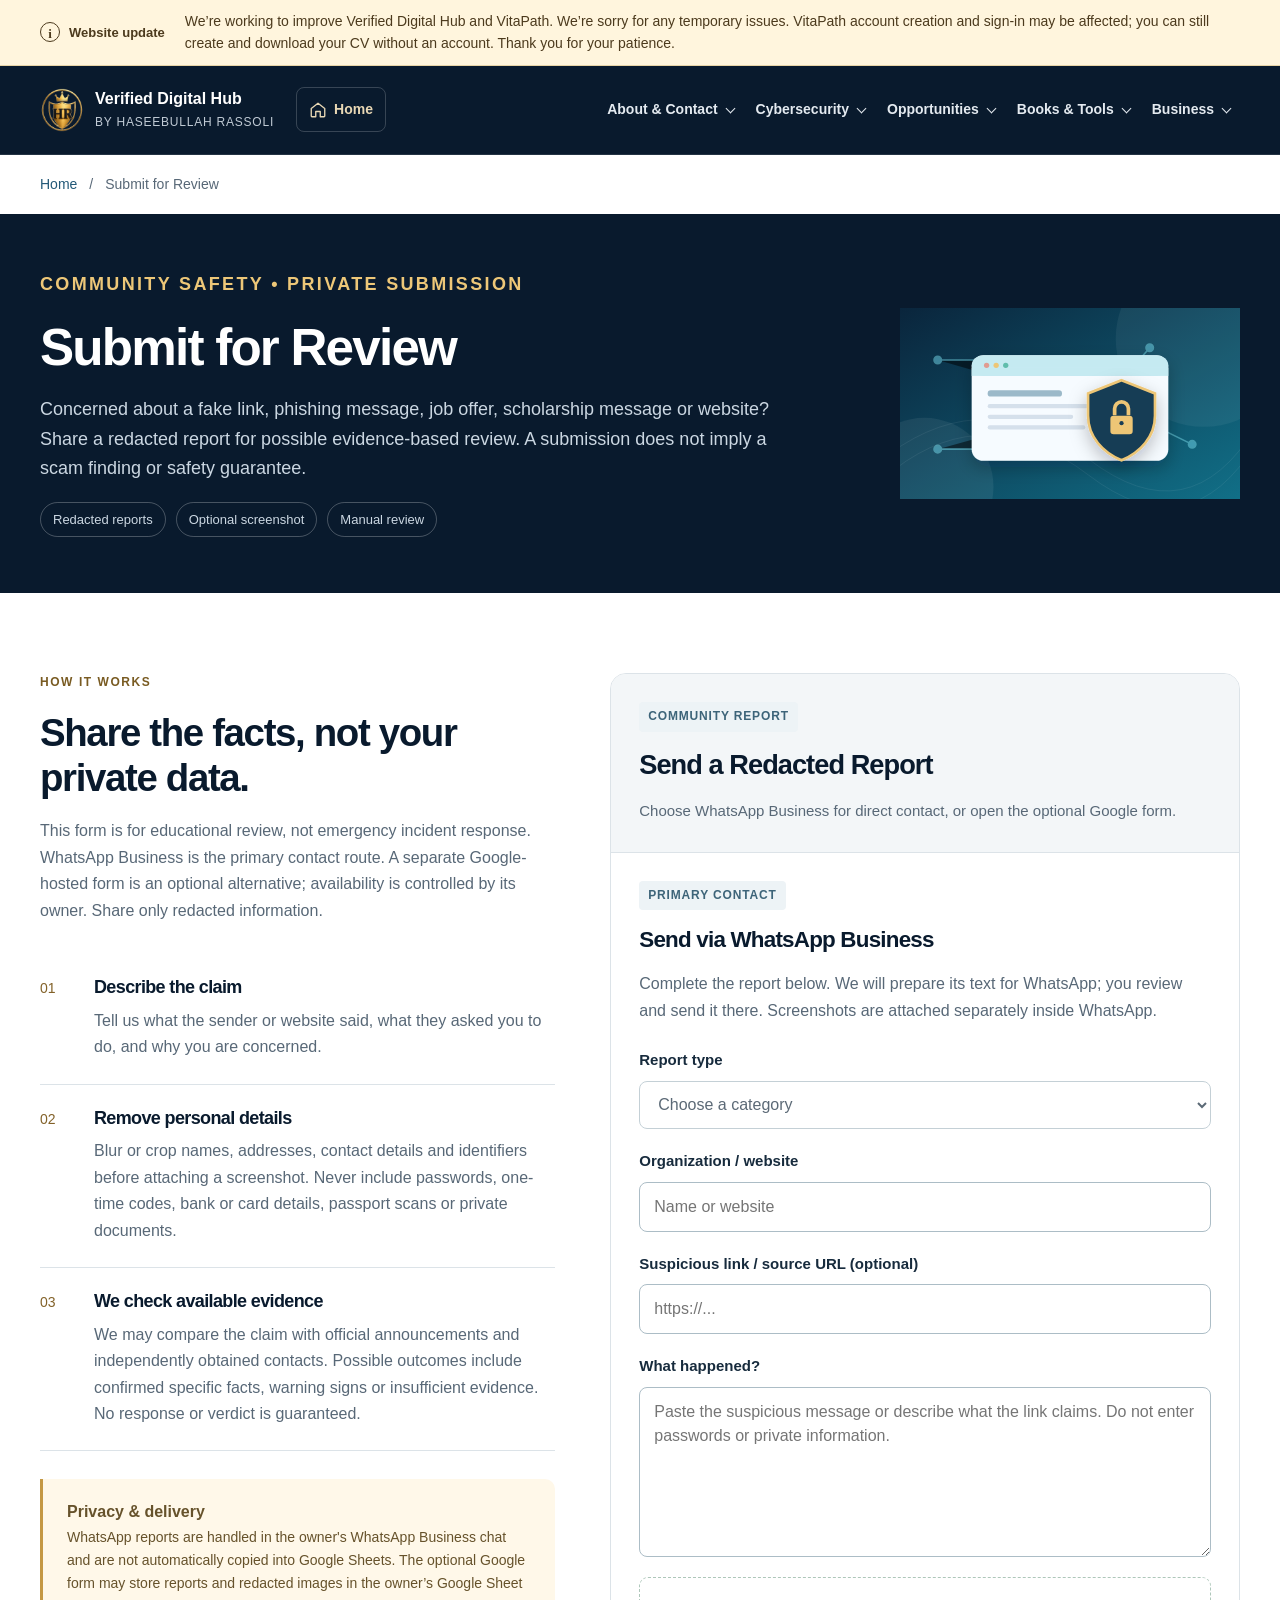
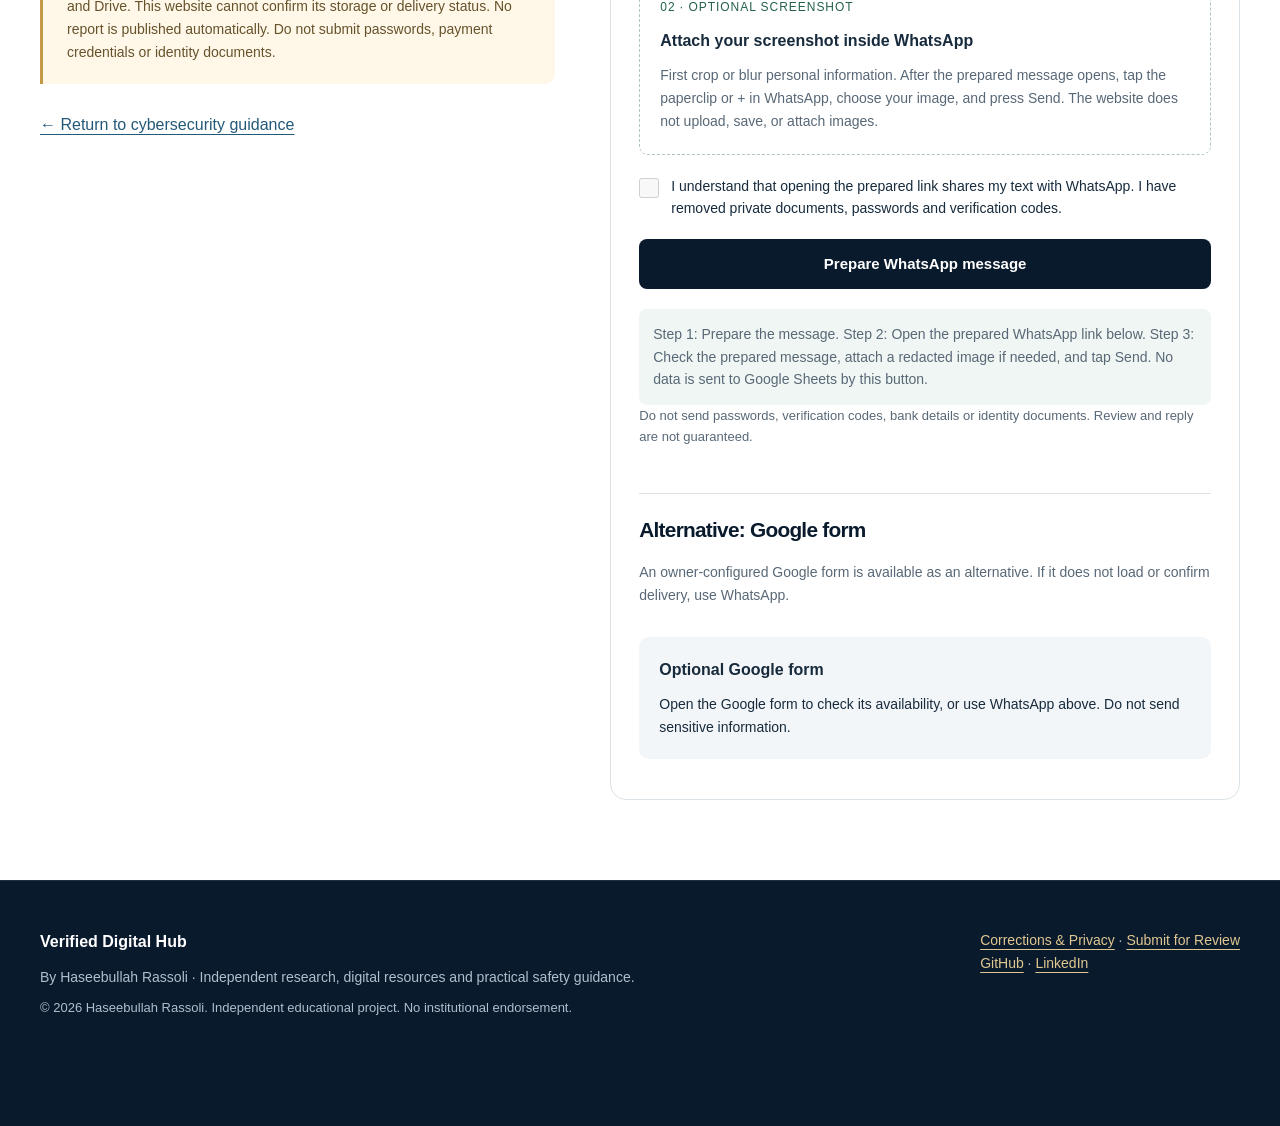
<file: submit-review.html>
<!doctype html><html lang="en"><head><meta charset="utf-8"><meta http-equiv="Content-Security-Policy" content="default-src 'none'; script-src https://haseebullah-rassoli.github.io/Haseebullah-rassoli/; script-src-attr 'none'; style-src 'self'; style-src-attr 'none'; img-src 'self'; font-src 'self'; connect-src 'none'; frame-src 'none'; object-src 'none'; base-uri 'none'; form-action 'none'; worker-src 'none'; manifest-src 'none'; upgrade-insecure-requests"><meta name="referrer" content="no-referrer"><meta name="viewport" content="width=device-width, initial-scale=1"><title>Submit for Review | Verified Digital Hub</title><meta name="description" content="Safely send a redacted suspicious email, job message or online claim for possible manual review."><meta name="author" content="Haseebullah Rassoli"><meta name="theme-color" content="#08172f"><meta name="robots" content="noindex,follow"><link rel="icon" type="image/png" href="assets/hr-logo-favicon.png"><link rel="apple-touch-icon" href="assets/apple-touch-icon.png"><link rel="stylesheet" href="site.css?v=vitapath-notice-1"><script src="form-backend-config.js" defer></script><script src="whatsapp-contact-config.js?v=waform-final1" defer></script><script src="security.js" defer></script><script src="site.js?v=vitapath-notice-1" defer></script><link rel="canonical" href="https://haseebullah-rassoli.github.io/Haseebullah-rassoli/submit-review.html"></head><body><a class="skip" href="#main">Skip to main content</a><aside class="hub-update-notice" aria-label="Website update notice" data-update-notice>
<div class="container hub-notice-inner">
<strong class="hub-notice-label"><span aria-hidden="true">i</span> Website update</strong>
<div class="hub-notice-viewport" id="hub-update-message"><div class="hub-notice-track"><p class="hub-notice-copy">We’re working to improve Verified Digital Hub and VitaPath. We’re sorry for any temporary issues. VitaPath account creation and sign-in may be affected; you can still create and download your CV without an account. Thank you for your patience.</p></div></div>
<button class="hub-notice-toggle" type="button" aria-controls="hub-update-message" aria-label="Pause scrolling notice" aria-pressed="false" hidden>Pause</button>
</div></aside>
<header class="site-header"><nav class="container nav-shell" aria-label="Primary navigation"><a class="brand" href="index.html"><img src="assets/hr-logo-transparent.png" alt="" width="46" height="46"><span>Verified Digital Hub<small>BY HASEEBULLAH RASSOLI</small></span></a><a class="home-shortcut" href="index.html" aria-label="Go to Home"><svg class="nav-action-icon" viewBox="0 0 24 24" aria-hidden="true"><path d="m3 10 9-7 9 7v10a1 1 0 0 1-1 1h-5v-7H9v7H4a1 1 0 0 1-1-1z"/></svg><span class="nav-action-label">Home</span></a><button class="mobile-toggle" type="button" aria-controls="main-menu" aria-expanded="false"><svg class="nav-action-icon" viewBox="0 0 24 24" aria-hidden="true"><path d="M4 7h16M4 12h16M4 17h16"/></svg><span class="nav-action-label">Menu</span></button><div class="nav-links" id="main-menu"><details class="nav-drop"><summary>About & Contact</summary><div class="nav-menu"><a href="about.html#story">Our Story</a><a href="about.html#verification">Verification Method</a><a href="about.html#corrections">Corrections & Privacy</a><a href="about.html#contact">Feedback & Contact</a></div></details><details class="nav-drop"><summary>Cybersecurity</summary><div class="nav-menu"><a href="cybersecurity.html">Cybersecurity Overview</a><a href="cybersecurity.html#phishing">Phishing & Fake Emails</a><a href="cybersecurity.html#fake-jobs">Fake Jobs & Interviews</a><a href="cybersecurity.html#accounts">Account & Password Safety</a><a href="cybersecurity.html#sources">Official Source Checking</a><a aria-current="page" href="submit-review.html">Submit for Review</a></div></details><details class="nav-drop"><summary>Opportunities</summary><div class="nav-menu"><a href="opportunities.html">Browse Categories</a><a href="opportunities.html#scholarships">Scholarships & Bachelor's</a><a href="opportunities.html#postgraduate">Master's & Postgraduate</a><a href="opportunities.html#youth">Youth Programs</a><a href="opportunities.html#jobs">Jobs & Training</a><a href="opportunities.html#events">Events</a></div></details><details class="nav-drop"><summary>Books & Tools</summary><div class="nav-menu"><a href="https://haseebullah-rassoli.github.io/VitaPath/">VitaPath CV &amp; Resume Builder ↗</a><a href="books-tools.html#books">Published Books</a><a href="books-tools.html#resume">Free Resume Builders</a><a href="books-tools.html#guides">Security Guides & Checklists</a></div></details><details class="nav-drop"><summary>Business</summary><div class="nav-menu"><a href="business.html#research">Research & Source Checking</a><a href="business.html#media">Digital Media Services</a><a href="business.html#management">Social Media Management</a><a href="business.html#creation">Content Creation</a><a href="business.html#advertising">Advertising & Sponsored Content</a><a href="business.html#contact">Partnerships & Contact</a></div></details></div></nav></header><main id="main"><div class="breadcrumb container"><a href="index.html">Home</a><span aria-hidden="true">/</span><span>Submit for Review</span></div>
<section class="page-hero visual-page-hero submission-hero"><div class="container"><div class="page-hero-copy"><p class="eyebrow">COMMUNITY SAFETY • PRIVATE SUBMISSION</p><h1>Submit for Review</h1><p>Concerned about a fake link, phishing message, job offer, scholarship message or website? Share a redacted report for possible evidence-based review. A submission does not imply a scam finding or safety guarantee.</p><div class="submission-hero-tags"><span>Redacted reports</span><span>Optional screenshot</span><span>Manual review</span></div></div><img class="page-banner-art" src="assets/hub-cybersecurity.svg" width="640" height="360" alt="Illustration of a protected email window and cybersecurity shield"></div></section>
<section class="section submission-section"><div class="container submission-layout"><div class="submission-guide">
<p class="eyebrow">HOW IT WORKS</p><h2>Share the facts, not your private data.</h2><p class="intro">This form is for educational review, not emergency incident response. WhatsApp Business is the primary contact route. A separate Google-hosted form is an optional alternative; availability is controlled by its owner. Share only redacted information.</p>
<div class="submission-step"><span class="submission-step-num">01</span><div><h3>Describe the claim</h3><p>Tell us what the sender or website said, what they asked you to do, and why you are concerned.</p></div></div>
<div class="submission-step"><span class="submission-step-num">02</span><div><h3>Remove personal details</h3><p>Blur or crop names, addresses, contact details and identifiers before attaching a screenshot. Never include passwords, one-time codes, bank or card details, passport scans or private documents.</p></div></div>
<div class="submission-step"><span class="submission-step-num">03</span><div><h3>We check available evidence</h3><p>We may compare the claim with official announcements and independently obtained contacts. Possible outcomes include confirmed specific facts, warning signs or insufficient evidence. No response or verdict is guaranteed.</p></div></div>
<div class="submission-privacy"><strong>Privacy &amp; delivery</strong><p>WhatsApp reports are handled in the owner's WhatsApp Business chat and are not automatically copied into Google Sheets. The optional Google form may store reports and redacted images in the owner’s Google Sheet and Drive. This website cannot confirm its storage or delivery status. No report is published automatically. Do not submit passwords, payment credentials or identity documents.</p></div>
<a class="submission-backlink" href="cybersecurity.html">← Return to cybersecurity guidance</a>
</div>
<div class="submission-form-shell" id="submission-form"><div class="submission-form-top"><span class="tag gold-tag">COMMUNITY REPORT</span><h2>Send a Redacted Report</h2><p>Choose WhatsApp Business for direct contact, or open the optional Google form.</p></div><div class="hub-whatsapp-primary"><span class="tag">PRIMARY CONTACT</span><h3>Send via WhatsApp Business</h3><p>Complete the report below. We will prepare its text for WhatsApp; you review and send it there. Screenshots are attached separately inside WhatsApp.</p><form class="hub-wa-form" data-wa-form="review"><fieldset class="secure-form-fields" disabled><label>Report type <select name="Report type" required><option value="">Choose a category</option><option>Suspicious job offer</option><option>Scholarship or education offer</option><option>Fake or phishing link</option><option>Suspicious website</option><option>Fake interview or recruitment message</option><option>Email or social media message</option><option>Other concern</option></select></label><label>Organization / website <input name="Organization / website" maxlength="180" placeholder="Name or website"></label><label>Suspicious link / source URL (optional) <input name="Source link" type="url" maxlength="500" placeholder="https://..."></label><label>What happened? <textarea name="Report details" required minlength="15" maxlength="2500" rows="6" placeholder="Paste the suspicious message or describe what the link claims. Do not enter passwords or private information."></textarea></label><div class="hub-wa-attachment-guide"><span class="hub-wa-step">02 · OPTIONAL SCREENSHOT</span><strong>Attach your screenshot inside WhatsApp</strong><p>First crop or blur personal information. After the prepared message opens, tap the paperclip or + in WhatsApp, choose your image, and press Send. The website does not upload, save, or attach images.</p></div><label class="external-consent"><input type="checkbox" required data-external-consent> I understand that opening the prepared link shares my text with WhatsApp. I have removed private documents, passwords and verification codes.</label><button class="button navy" type="submit">Prepare WhatsApp message</button><a class="hub-wa-manual-link" data-wa-fallback href="https://wa.me/93793582271" hidden>Open prepared message in WhatsApp ↗</a><p class="small" role="status" data-wa-status>Step 1: Prepare the message. Step 2: Open the prepared WhatsApp link below. Step 3: Check the prepared message, attach a redacted image if needed, and tap Send. No data is sent to Google Sheets by this button.</p></fieldset><noscript><p>JavaScript is needed to prepare your message. Use the contact link instead. This form cannot send data with JavaScript disabled.</p></noscript></form><p class="small">Do not send passwords, verification codes, bank details or identity documents. Review and reply are not guaranteed.</p></div><div class="hub-form-secondary"><h3>Alternative: Google form</h3><p>An owner-configured Google form is available as an alternative. If it does not load or confirm delivery, use WhatsApp.</p><div class="hub-form-mount" data-hub-form="review"><div class="hub-form-inactive" role="status"><strong>Optional Google form</strong><p>Open the Google form to check its availability, or use WhatsApp above. Do not send sensitive information.</p></div></div></div></div></div></section></main><footer class="site-footer"><div class="container foot"><div><strong>Verified Digital Hub</strong><p>By Haseebullah Rassoli · Independent research, digital resources and practical safety guidance.</p><p class="small">© 2026 Haseebullah Rassoli. Independent educational project. No institutional endorsement.</p></div><div><a href="about.html#corrections">Corrections & Privacy</a> · <a aria-current="page" href="submit-review.html">Submit for Review</a><br><a href="https://github.com/Haseebullah-rassoli">GitHub</a> · <a href="https://www.linkedin.com/in/haseebullah-rassoli-b08135354">LinkedIn</a></div></div></footer></body></html>
</file>
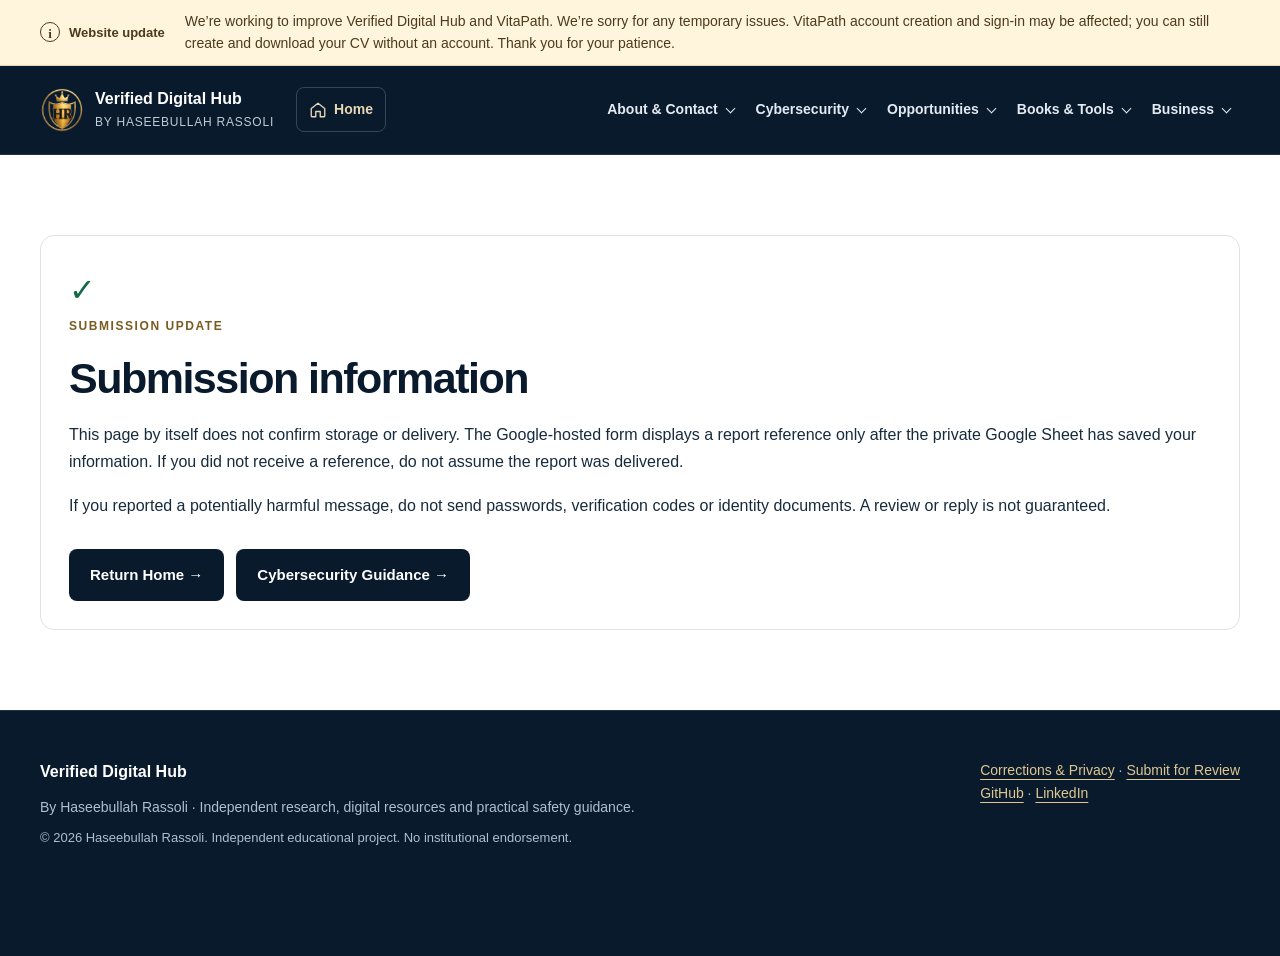
<file: thank-you.html>
<!doctype html><html lang="en"><head><meta charset="utf-8"><meta http-equiv="Content-Security-Policy" content="default-src 'none'; script-src https://haseebullah-rassoli.github.io/Haseebullah-rassoli/; script-src-attr 'none'; style-src 'self'; style-src-attr 'none'; img-src 'self'; font-src 'self'; connect-src 'none'; frame-src 'none'; object-src 'none'; base-uri 'none'; form-action 'none'; worker-src 'none'; manifest-src 'none'; upgrade-insecure-requests"><meta name="referrer" content="no-referrer"><meta name="viewport" content="width=device-width, initial-scale=1"><title>Submission Update | Verified Digital Hub</title><meta name="description" content="Information about a submission to Verified Digital Hub."><meta name="robots" content="noindex,follow"><meta name="theme-color" content="#08172f"><link rel="icon" href="assets/hr-logo-favicon.png"><link rel="stylesheet" href="site.css?v=vitapath-notice-1"><script src="whatsapp-contact-config.js" defer></script><script src="security.js" defer></script><script src="site.js?v=vitapath-notice-1" defer></script><link rel="canonical" href="https://haseebullah-rassoli.github.io/Haseebullah-rassoli/thank-you.html"></head><body><a class="skip" href="#main">Skip to main content</a><aside class="hub-update-notice" aria-label="Website update notice" data-update-notice>
<div class="container hub-notice-inner">
<strong class="hub-notice-label"><span aria-hidden="true">i</span> Website update</strong>
<div class="hub-notice-viewport" id="hub-update-message"><div class="hub-notice-track"><p class="hub-notice-copy">We’re working to improve Verified Digital Hub and VitaPath. We’re sorry for any temporary issues. VitaPath account creation and sign-in may be affected; you can still create and download your CV without an account. Thank you for your patience.</p></div></div>
<button class="hub-notice-toggle" type="button" aria-controls="hub-update-message" aria-label="Pause scrolling notice" aria-pressed="false" hidden>Pause</button>
</div></aside>
<header class="site-header"><nav class="container nav-shell" aria-label="Primary navigation"><a class="brand" href="index.html"><img src="assets/hr-logo-transparent.png" alt="" width="46" height="46"><span>Verified Digital Hub<small>BY HASEEBULLAH RASSOLI</small></span></a><a class="home-shortcut" href="index.html" aria-label="Go to Home"><svg class="nav-action-icon" viewBox="0 0 24 24" aria-hidden="true"><path d="m3 10 9-7 9 7v10a1 1 0 0 1-1 1h-5v-7H9v7H4a1 1 0 0 1-1-1z"/></svg><span class="nav-action-label">Home</span></a><button class="mobile-toggle" type="button" aria-controls="main-menu" aria-expanded="false"><svg class="nav-action-icon" viewBox="0 0 24 24" aria-hidden="true"><path d="M4 7h16M4 12h16M4 17h16"/></svg><span class="nav-action-label">Menu</span></button><div class="nav-links" id="main-menu"><details class="nav-drop"><summary>About & Contact</summary><div class="nav-menu"><a href="about.html#story">Our Story</a><a href="about.html#verification">Verification Method</a><a href="about.html#corrections">Corrections & Privacy</a><a href="about.html#contact">Feedback & Contact</a></div></details><details class="nav-drop"><summary>Cybersecurity</summary><div class="nav-menu"><a href="cybersecurity.html">Cybersecurity Overview</a><a href="cybersecurity.html#phishing">Phishing & Fake Emails</a><a href="cybersecurity.html#fake-jobs">Fake Jobs & Interviews</a><a href="cybersecurity.html#accounts">Account & Password Safety</a><a href="cybersecurity.html#sources">Official Source Checking</a><a href="submit-review.html">Submit for Review</a></div></details><details class="nav-drop"><summary>Opportunities</summary><div class="nav-menu"><a href="opportunities.html">Browse Categories</a><a href="opportunities.html#scholarships">Scholarships & Bachelor's</a><a href="opportunities.html#postgraduate">Master's & Postgraduate</a><a href="opportunities.html#youth">Youth Programs</a><a href="opportunities.html#jobs">Jobs & Training</a><a href="opportunities.html#events">Events</a></div></details><details class="nav-drop"><summary>Books & Tools</summary><div class="nav-menu"><a href="https://haseebullah-rassoli.github.io/VitaPath/">VitaPath CV &amp; Resume Builder ↗</a><a href="books-tools.html#books">Published Books</a><a href="books-tools.html#resume">Free Resume Builders</a><a href="books-tools.html#guides">Security Guides & Checklists</a></div></details><details class="nav-drop"><summary>Business</summary><div class="nav-menu"><a href="business.html#research">Research & Source Checking</a><a href="business.html#media">Digital Media Services</a><a href="business.html#management">Social Media Management</a><a href="business.html#creation">Content Creation</a><a href="business.html#advertising">Advertising & Sponsored Content</a><a href="business.html#contact">Partnerships & Contact</a></div></details></div></nav></header><main id="main"><section class="section"><div class="container"><div class="feature" class="submission-result"><div class="thankyou-symbol" aria-hidden="true">✓</div><p class="eyebrow">SUBMISSION UPDATE</p><h1 class="submission-result-title">Submission information</h1><p>This page by itself does not confirm storage or delivery. The Google-hosted form displays a report reference only after the private Google Sheet has saved your information. If you did not receive a reference, do not assume the report was delivered.</p><p>If you reported a potentially harmful message, do not send passwords, verification codes or identity documents. A review or reply is not guaranteed.</p><div class="buttons"><a class="button navy" href="index.html">Return Home →</a><a class="button navy" href="cybersecurity.html">Cybersecurity Guidance →</a></div></div></div></section></main><footer class="site-footer"><div class="container foot"><div><strong>Verified Digital Hub</strong><p>By Haseebullah Rassoli · Independent research, digital resources and practical safety guidance.</p><p class="small">© 2026 Haseebullah Rassoli. Independent educational project. No institutional endorsement.</p></div><div><a href="about.html#corrections">Corrections & Privacy</a> · <a href="submit-review.html">Submit for Review</a><br><a href="https://github.com/Haseebullah-rassoli">GitHub</a> · <a href="https://www.linkedin.com/in/haseebullah-rassoli-b08135354">LinkedIn</a></div></div></footer></body></html></body></html>
</file>
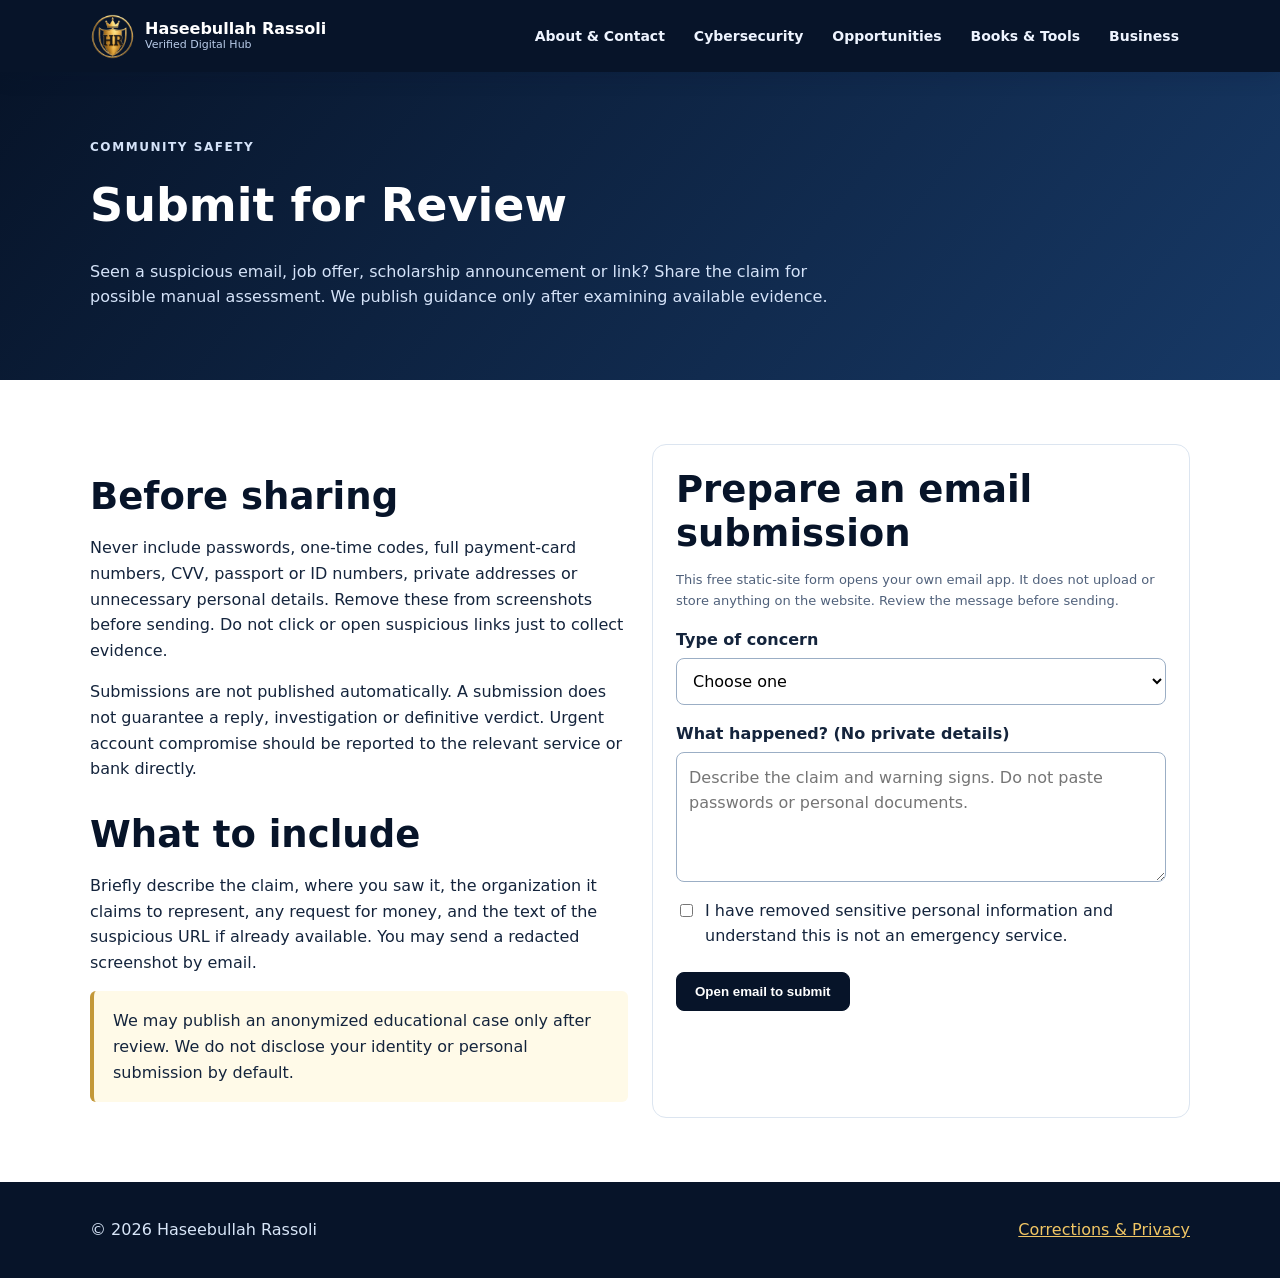
<file: cybersecurity/submit.html>
<!doctype html><html lang="en"><head><meta charset="utf-8"><meta name="viewport" content="width=device-width,initial-scale=1"><title>Submit for Review | Verified Digital Hub</title><meta name="description" content="Learn how to send a suspicious job offer, message or link for possible manual review, with privacy guidance."><link rel="stylesheet" href="../hub.css"><script defer src="../hub.js"></script></head><body><header class="header"><nav class="nav wrap"><a class="brand" href="../index.html"><img src="../assets/hr-logo-transparent.png" alt=""><span>Haseebullah Rassoli<small>Verified Digital Hub</small></span></a><button class="menu-toggle" aria-expanded="false" aria-controls="navmenu">☰ Menu</button><div class="menu" id="navmenu"><a class="navitem" href="../about.html">About & Contact</a><a class="navitem" href="index.html">Cybersecurity</a><a class="navitem" href="../opportunities/index.html">Opportunities</a><a class="navitem" href="../books-tools.html">Books & Tools</a><a class="navitem" href="../business.html">Business</a></div></nav></header><main><section class="pagehead"><div class="wrap"><p class="eyebrow">Community safety</p><h1>Submit for Review</h1><p>Seen a suspicious email, job offer, scholarship announcement or link? Share the claim for possible manual assessment. We publish guidance only after examining available evidence.</p></div></section><section class="section"><div class="wrap split"><div class="prose"><h2>Before sharing</h2><p>Never include passwords, one-time codes, full payment-card numbers, CVV, passport or ID numbers, private addresses or unnecessary personal details. Remove these from screenshots before sending. Do not click or open suspicious links just to collect evidence.</p><p>Submissions are not published automatically. A submission does not guarantee a reply, investigation or definitive verdict. Urgent account compromise should be reported to the relevant service or bank directly.</p><h2>What to include</h2><p>Briefly describe the claim, where you saw it, the organization it claims to represent, any request for money, and the text of the suspicious URL if already available. You may send a redacted screenshot by email.</p><p class="notice">We may publish an anonymized educational case only after review. We do not disclose your identity or personal submission by default.</p></div><div class="form-box"><h2>Prepare an email submission</h2><p class="small">This free static-site form opens your own email app. It does not upload or store anything on the website. Review the message before sending.</p><form id="report"><label for="kind">Type of concern</label><select id="kind" required><option value="">Choose one</option><option>Suspicious email or message</option><option>Job or interview offer</option><option>Scholarship or youth program</option><option>Website or URL</option><option>Other advertisement or claim</option></select><label for="claim">What happened? (No private details)</label><textarea id="claim" required maxlength="2500" placeholder="Describe the claim and warning signs. Do not paste passwords or personal documents."></textarea><label class="check"><input id="safe" type="checkbox" required> I have removed sensitive personal information and understand this is not an emergency service.</label><button class="btn dark" type="submit">Open email to submit</button><p id="report-note" class="small" role="status"></p></form><script>document.getElementById('report').addEventListener('submit',function(e){e.preventDefault();const kind=document.getElementById('kind').value,claim=document.getElementById('claim').value.trim();if(!kind||!claim)return;const subject='Community review request: '+kind;const body='Type: '+kind+'\n\nDescription (redacted):\n'+claim+'\n\nPlease review available evidence. I understand a response or verdict is not guaranteed.';document.getElementById('report-note').textContent='Your email app will open. Nothing has been sent by this website.';location.href='mailto:rassolihaseebullah24@gmail.com?subject='+encodeURIComponent(subject)+'&body='+encodeURIComponent(body);});</script></div></div></section></main><footer class="footer"><div class="wrap footer-flex"><span>© 2026 Haseebullah Rassoli</span><a href="../about.html">Corrections & Privacy</a></div></footer></body></html>
</file>
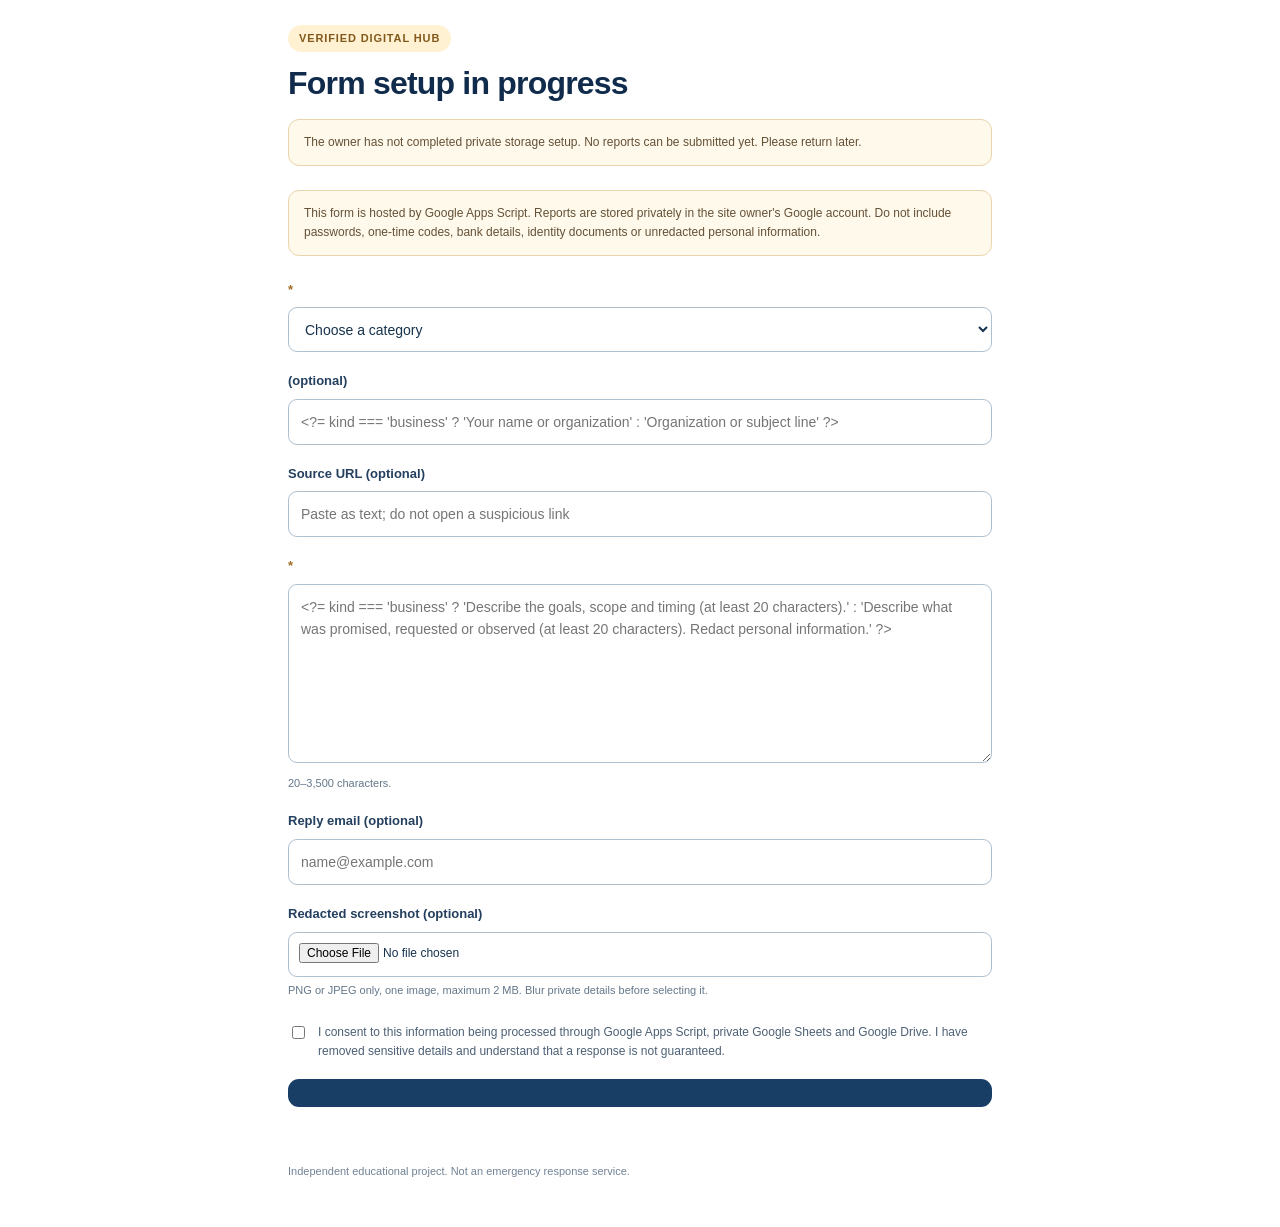
<file: backend/google-apps-script/Form.html>
<!DOCTYPE html>
<html>
<head>
  <base target="_top">
  <meta name="viewport" content="width=device-width, initial-scale=1">
  <style>
    :root{font-family:Arial,Helvetica,sans-serif;color:#18324e;background:#fff}
    *{box-sizing:border-box}body{margin:0;background:#fff;line-height:1.58}main{max-width:750px;margin:auto;padding:24px 23px 34px}
    .tag{display:inline-block;color:#82591b;background:#fff1d2;padding:5px 11px;border-radius:30px;font-size:11px;font-weight:800;letter-spacing:.08em}
    h1{font-size:clamp(25px,5vw,32px);letter-spacing:-.025em;line-height:1.17;margin:13px 0 7px;color:#102b4b}p{margin:0 0 13px;color:#5b6d80;font-size:13px}.notice{border:1px solid #ead4ab;background:#fff9eb;padding:13px 15px;border-radius:11px;font-size:12px;color:#645137;margin:16px 0 24px}
    label:not(.consent){display:block;margin:19px 0 7px;font-size:13px;font-weight:800;color:#24405e}
    label span{color:#a06b25}input:not([type=checkbox]),select,textarea{width:100%;font:inherit;border:1px solid #aebfd0;border-radius:9px;padding:11px 12px;color:#17324d;background:white;font-size:14px;min-height:45px}textarea{resize:vertical;min-height:150px}input:focus,textarea:focus,select:focus{outline:2px solid #9ec2df;outline-offset:1px}input[type=file]{font-size:12px;padding:10px;max-width:100%}.hint{font-size:11px;color:#64778a;margin:5px 0}.consent{display:flex;align-items:flex-start;gap:10px;margin:24px 0 18px;font-size:12px;color:#4d6075}.consent input{margin-top:3px;accent-color:#1c587d}.consent span{color:#4d6075}button{display:block;background:#183e65;color:white;border:0;border-radius:11px;font:inherit;font-weight:800;font-size:15px;padding:14px;width:100%;cursor:pointer}button:disabled{opacity:.6;cursor:wait}.status{min-height:22px;margin:14px 0;padding:10px 12px;border-radius:9px;font-size:13px;line-height:1.65}.status:empty{padding:0}.status.error{background:#fff0ed;border:1px solid #e8bbb2;color:#873a30}.status.success{background:#e9f7f0;border:1px solid #badcc8;color:#18583d}.hidden{display:none!important}.trap{position:absolute;left:-9999px;opacity:0}.receipt{border:1px solid #c9e4d5;border-radius:15px;background:#f1fbf5;padding:25px;margin-top:20px}.receipt h2{margin:0 0 7px;color:#16593c}.receipt p{color:#355c4a}.receipt .ref{font-size:17px;font-weight:800;color:#194d3b;letter-spacing:.07em;overflow-wrap:anywhere}.receipt .note{margin-top:13px;font-size:12px}.footer{font-size:11px;margin-top:20px;color:#718295}@media(max-width:600px){main{padding:17px 14px 30px}h1{font-size:26px}}
  </style>
</head>
<body>
<main>
  <div class="tag">VERIFIED DIGITAL HUB</div>
  <? if (!ready) { ?>
    <h1>Form setup in progress</h1>
    <div class="notice">The owner has not completed private storage setup. No reports can be submitted yet. Please return later.</div>
  <? } else { ?>
    <h1 id="heading"><?= kind === 'business' ? 'Start a Business Inquiry' : 'Submit a Redacted Report' ?></h1>
    <p><?= kind === 'business' ? 'Describe your project. No payment is taken here.' : 'Share the claim and relevant evidence. A review or reply is not guaranteed.' ?></p>
    <div class="notice">This form is hosted by Google Apps Script. Reports are stored privately in the site owner's Google account. Do not include passwords, one-time codes, bank details, identity documents or unredacted personal information.</div>
    <form id="hubForm">
      <input type="hidden" name="kind" value="<?= kind ?>">
      <div class="trap" aria-hidden="true"><label for="website">Leave blank</label><input id="website" type="text" name="website" tabindex="-1" autocomplete="off"></div>
      <label for="category"><?= kind === 'business' ? 'Service' : 'Type of concern' ?> <span>*</span></label>
      <select id="category" name="category" required>
        <option value="">Choose a category</option>
        <? if (kind === 'business') { ?>
          <option>Premium Research &amp; Verification</option><option>Digital Media Services</option>
          <option>Social Media Management</option><option>Content Creation</option>
          <option>Advertising &amp; Sponsored Content</option><option>Partnerships</option><option>Other</option>
        <? } else { ?>
          <option>Suspicious email or message</option><option>Job or interview offer</option>
          <option>Scholarship or youth program</option><option>Website or URL</option><option>Other online claim</option>
        <? } ?>
      </select>
      <label for="subject"><?= kind === 'business' ? 'Your name / project name' : 'Organization or claim' ?> (optional)</label>
      <input id="subject" name="subject" maxlength="160" placeholder="<?= kind === 'business' ? 'Your name or organization' : 'Organization or subject line' ?>">
      <? if (kind !== 'business') { ?>
        <label for="source">Source URL (optional)</label>
        <input id="source" name="source" inputmode="url" maxlength="500" placeholder="Paste as text; do not open a suspicious link">
      <? } else { ?>
        <input type="hidden" name="source" value="">
      <? } ?>
      <label for="message"><?= kind === 'business' ? 'Project details' : 'What happened?' ?> <span>*</span></label>
      <textarea id="message" name="message" required minlength="20" maxlength="3500" rows="7" placeholder="<?= kind === 'business' ? 'Describe the goals, scope and timing (at least 20 characters).' : 'Describe what was promised, requested or observed (at least 20 characters). Redact personal information.' ?>"></textarea>
      <p class="hint">20–3,500 characters.</p>
      <label for="email">Reply email (optional)</label>
      <input type="email" id="email" name="email" maxlength="180" autocomplete="email" placeholder="name@example.com">
      <? if (kind !== 'business') { ?>
        <label for="attachment">Redacted screenshot (optional)</label>
        <input id="attachment" name="attachment" type="file" accept="image/png,image/jpeg">
        <p class="hint">PNG or JPEG only, one image, maximum 2 MB. Blur private details before selecting it.</p>
      <? } ?>
      <label class="consent"><input type="checkbox" id="consent" name="consent" value="yes" required><span>I consent to this information being processed through Google Apps Script, private Google Sheets and Google Drive. I have removed sensitive details and understand that a response is not guaranteed.</span></label>
      <button id="send" type="submit"><?= kind === 'business' ? 'Send Inquiry →' : 'Submit Report →' ?></button>
      <p id="status" class="status" role="status" aria-live="polite"></p>
    </form>
    <div id="receipt" class="receipt hidden" role="status">
      <h2>Submission saved</h2>
      <p>Your report has been recorded in the owner's private submission sheet. Save this reference:</p>
      <div id="reference" class="ref"></div>
      <p id="notification" class="note"></p>
      <p class="note">No automatic publication or individual response is promised.</p>
      <button type="button" id="again">Submit another report</button>
    </div>
    <p class="footer">Independent educational project. Not an emergency response service.</p>
  <? } ?>
</main>
<script>
(function(){
  var form=document.getElementById('hubForm'); if(!form) return;
  var button=document.getElementById('send'),status=document.getElementById('status');
  var file=document.getElementById('attachment'),original=button.textContent,sending=false;
  form.addEventListener('submit',function(e){
    e.preventDefault(); if(sending||!form.reportValidity())return;
    if(file&&file.files.length){
      var f=file.files[0],valid=(f.type==='image/png'||f.type==='image/jpeg');
      if(!valid||f.size>2*1024*1024||f.size===0){status.className='status error';status.textContent='Choose a nonempty PNG or JPEG image up to 2 MB.';return;}
    }
    sending=true;button.disabled=true;button.textContent='Saving your report…';
    status.className='status';status.textContent='Please wait. Your submission is not yet confirmed.';
    google.script.run
      .withSuccessHandler(function(result){
        sending=false;button.disabled=false;button.textContent=original;
        if(!result||!result.saved){status.className='status error';status.textContent='The submission was not confirmed. Please retry.';return;}
        form.classList.add('hidden');
        document.getElementById('reference').textContent=result.reference;
        document.getElementById('notification').textContent=result.notified?'The owner was notified by email.':'The report is saved, but email notification could not be confirmed.';
        document.getElementById('receipt').classList.remove('hidden');
        form.reset();
      })
      .withFailureHandler(function(error){
        sending=false;button.disabled=false;button.textContent=original;
        status.className='status error';
        status.textContent='Submission not confirmed: '+(error&&error.message?error.message:'Please retry later.')+' Your details remain on this page.';
      })
      .submitHubForm(form);
  });
  document.getElementById('again').addEventListener('click',function(){
    document.getElementById('receipt').classList.add('hidden');
    status.textContent='';status.className='status';form.classList.remove('hidden');
  });
})();
</script>
</body>
</html>
</file>
<file: site.css>
:root{--navy:#091a2d;--navy2:#142e46;--gold:#edc778;--ink:#172b3d;--muted:#586877;--line:#dce3e8;--surface:#f3f6f8;--green:#146b45;--radius:16px}*{box-sizing:border-box}html{scroll-behavior:smooth;scroll-padding-top:110px}body{margin:0;font-family:Inter,"Segoe UI",Arial,sans-serif;font-size:16px;line-height:1.65;color:var(--ink);background:white}h1,h2,h3{line-height:1.16;letter-spacing:-.035em;color:var(--navy);margin:0 0 18px}h1{font-size:clamp(2.5rem,4.8vw,4.5rem);font-weight:750}h2{font-size:clamp(1.85rem,3vw,2.65rem)}h3{font-size:1.3rem}p{margin:0 0 18px}a{color:#235978;text-underline-offset:4px}a:hover{color:#0c3550}button,input,textarea,select{font:inherit}button{cursor:pointer}img{max-width:100%;height:auto}button,a,input,textarea,select,summary{-webkit-tap-highlight-color:transparent}a:focus-visible,button:focus-visible,input:focus-visible,select:focus-visible,textarea:focus-visible,summary:focus-visible{outline:3px solid #b98322;outline-offset:4px}[hidden]{display:none!important}.container{width:min(1240px,calc(100% - 80px));margin-inline:auto}.skip{position:absolute;top:-120px;left:16px;background:var(--gold);padding:12px 20px;z-index:200;color:var(--navy)}.skip:focus{top:10px}.site-header{position:sticky;top:0;z-index:100;background:var(--navy);border-bottom:1px solid #ffffff1c}.nav-shell{min-height:88px;display:flex;align-items:center;gap:22px}.brand{display:flex;align-items:center;gap:11px;color:white;text-decoration:none;font-size:1rem;font-weight:750;line-height:1.25;flex-shrink:0}.brand:hover{color:white}.brand img{width:44px;height:48px;object-fit:contain}.brand small{display:block;font-size:.75rem;letter-spacing:.065em;font-weight:400;color:#c1cbd5;margin-top:6px}.nav-links{display:flex;align-items:center;justify-content:flex-end;gap:2px;margin-left:auto}.nav-drop{position:relative}.nav-drop summary{display:flex;align-items:center;gap:9px;list-style:none;padding:12px 10px;border-radius:7px;font-size:.875rem;line-height:1.4;font-weight:600;color:#e4eaf0;white-space:nowrap;cursor:pointer}.nav-drop summary::-webkit-details-marker{display:none}.nav-drop summary:after{content:"";width:6px;height:6px;border-right:1.5px solid currentColor;border-bottom:1.5px solid currentColor;transform:rotate(45deg);margin-top:-3px}.nav-drop[open] summary{background:#ffffff10;color:var(--gold)}.nav-drop[open] summary:after{transform:rotate(225deg);margin-top:3px}.nav-drop summary:hover{background:#ffffff0c;color:white}.nav-menu{position:absolute;right:0;top:calc(100% + 10px);width:280px;background:white;border:1px solid var(--line);border-radius:12px;padding:8px;box-shadow:0 18px 50px #08182d26}.nav-menu a{display:block;padding:12px;border-radius:6px;font-size:.875rem;line-height:1.4;text-decoration:none;color:var(--ink)}.nav-menu a:hover,.nav-menu a[aria-current]{background:#edf3f6}.home-shortcut,.mobile-toggle{display:inline-flex;align-items:center;justify-content:center;gap:7px;padding:10px 12px;border:1px solid #ffffff30;border-radius:8px;background:transparent;color:#e8d7b4;min-height:44px;text-decoration:none;font-size:.875rem;font-weight:600}.home-shortcut:hover,.home-shortcut[aria-current]{color:var(--gold);background:#ffffff0b;border-color:#b29760}.mobile-toggle{display:none;color:white}.nav-action-icon{width:18px;height:18px;stroke:currentColor;fill:none;stroke-width:1.8;stroke-linecap:round;stroke-linejoin:round}.hero{background:var(--navy);color:white}.hero-inner{display:grid;grid-template-columns:1.2fr 1fr;gap:30px;align-items:center;padding:80px 0 76px}.hero h1{color:white;max-width:760px}.hero h1 span{color:var(--gold)}.eyebrow,.section-number{font-size:.75rem;font-weight:700;letter-spacing:.13em;text-transform:uppercase;color:#795b22;margin:0 0 18px}.hero .eyebrow,.page-hero .eyebrow,.contact-strip .eyebrow{color:var(--gold)}.hero .lede{color:#c3cfda;max-width:570px;font-size:1.125rem;line-height:1.8}.buttons{display:flex;gap:12px;flex-wrap:wrap;margin-top:30px}.button{display:inline-flex;align-items:center;justify-content:center;gap:20px;padding:14px 20px;min-height:50px;border:1px solid transparent;border-radius:8px;font-weight:650;font-size:.9375rem;text-decoration:none;line-height:1.45;transition:background .18s,transform .18s}.button:hover{transform:translateY(-2px)}.button.gold{background:var(--gold);color:var(--navy)}.button.gold:hover{background:#ffdb90}.button.outline{border-color:#7a8a9a;color:#f4f7fb;background:transparent}.button.outline:hover{background:#ffffff0d}.button.navy{background:var(--navy);color:white}.hero-proof{display:flex;flex-wrap:wrap;gap:10px 24px;margin-top:34px;font-size:.8125rem;color:#bdcbd9}.hero-proof span:before{content:"✓";margin-right:7px;color:var(--gold)}.hero-art{position:relative;max-width:530px;justify-self:end}.hero-art img{display:block;width:100%;height:auto}.hero-caption{border-top:1px solid #ffffff25;padding-top:14px;margin:0 40px;color:#e5eaf0;font-size:.9375rem}.hero-caption span{display:block;font-size:.75rem;letter-spacing:.15em;color:#9fadb9;margin-bottom:4px}.quick-paths{border-bottom:1px solid var(--line);background:#fff}.quick-grid{display:grid;grid-template-columns:repeat(3,minmax(0,1fr))}.quick-grid>a{display:flex;align-items:center;gap:16px;padding:27px 24px;text-decoration:none;color:var(--ink);border-right:1px solid var(--line);min-width:0}.quick-grid>a:first-child{padding-left:0}.quick-grid>a:last-child{border-right:0;padding-right:0}.quick-grid>a>span{font-size:.8125rem;color:#8e6a2a}.quick-grid strong{display:block;font-size:.9375rem;line-height:1.5;font-weight:650}.quick-grid small{display:block;color:var(--muted);font-size:.8125rem;margin-top:3px}.quick-grid b{margin-left:auto;font-size:1.25rem;font-weight:400}.quick-grid a:hover strong{text-decoration:underline}.section{padding:80px 0}.section.alt{background:var(--surface)}.section-heading{display:flex;justify-content:space-between;align-items:flex-end;gap:35px;margin-bottom:34px}.section-heading h2{margin-bottom:0;max-width:680px}.section-heading>p{max-width:320px;font-size:1rem;color:var(--muted);margin:0}.section-heading .text-link{white-space:nowrap}.hub-card-grid{display:grid;grid-template-columns:repeat(3,minmax(0,1fr));gap:20px}.hub-card{border:1px solid var(--line);border-radius:14px;overflow:hidden;background:white;display:flex;flex-direction:column;min-width:0}.hub-card-content{padding:30px;display:flex;flex-direction:column;flex:1}.hub-card .section-number{margin-bottom:28px;color:#657783;font-size:.75rem;display:block}.hub-card h3{font-size:1.85rem;font-weight:650}.hub-card p{color:var(--muted);font-size:1rem;margin-bottom:28px}.hub-card-cta{display:flex;align-items:center;justify-content:space-between;margin-top:auto;padding-top:18px;border-top:1px solid var(--line);font-size:.875rem;text-decoration:none;font-weight:650;color:var(--ink);gap:12px}.hub-card-cta:hover{text-decoration:underline}.hub-card.featured{grid-row:span 2;background:var(--navy2);border-color:var(--navy2)}.featured h3{font-size:2.4rem;color:white}.featured p{color:#c5d2dc}.featured .section-number{color:var(--gold)}.featured .hub-card-cta{color:var(--gold);border-color:#ffffff25}.featured img{padding:0 14px 28px;margin-top:auto}.home-resources{display:grid;grid-template-columns:1fr 1fr;gap:22px}.book-feature{background:white;border:1px solid var(--line);border-radius:14px;display:grid;grid-template-columns:150px 1fr;gap:28px;padding:30px;align-items:center}.book-feature img{display:block;width:150px;max-height:240px;object-fit:contain;filter:drop-shadow(0 10px 9px #14233422)}.book-feature h3{font-size:1.3rem}.book-feature p{color:var(--muted);font-size:1rem}.tag{display:inline-block;font-size:.75rem;font-weight:650;letter-spacing:.07em;color:#3d6479;background:#edf3f6;padding:5px 9px;border-radius:4px;margin-bottom:17px}.text-link,.arrow{font-size:.9375rem;font-weight:650;text-decoration:none}.text-link:hover,.arrow:hover{text-decoration:underline}.evidence-panel{display:grid;grid-template-columns:1fr 1fr;gap:80px;align-items:center}.evidence-panel>div>p:not(.eyebrow){max-width:440px;color:var(--muted)}.evidence-list>div{display:flex;gap:25px;padding:23px 0;border-bottom:1px solid var(--line)}.evidence-list>div:first-child{border-top:1px solid var(--line)}.evidence-list>div>span{font-size:.875rem;color:#8a6a2f}.evidence-list h3{font-size:1.125rem;margin-bottom:8px}.evidence-list p{color:var(--muted);font-size:.9375rem;margin:0}.contact-strip{background:var(--navy2);color:#ccdae6;padding:50px 0}.contact-strip .container{display:flex;align-items:center;justify-content:space-between;gap:30px}.contact-strip h2{color:white}.contact-strip p:last-child{margin:0}.site-footer{padding:48px 0 100px;background:var(--navy);color:#aebfce;font-size:.875rem;border-top:1px solid #ffffff18}.foot{display:flex;justify-content:space-between;gap:40px}.foot>div:first-child{max-width:670px}.foot strong{color:white;display:block;font-size:1rem;margin-bottom:10px}.foot p{margin:0 0 8px}.foot a{color:#dfc791}.small{font-size:.8125rem;color:var(--muted)}.foot .small{color:#aebfce}.breadcrumb{display:flex;align-items:center;gap:12px;padding-block:18px;font-size:.875rem;color:var(--muted);flex-wrap:wrap}.breadcrumb a{text-decoration:none}.page-hero{padding:56px 0;background:var(--navy);color:#cbd7e2}.page-hero h1{color:white;font-size:clamp(2.3rem,4vw,3.75rem)}.page-hero p{font-size:1.125rem;max-width:760px}.visual-page-hero .container{display:grid;grid-template-columns:1.4fr .6fr;align-items:center;gap:65px}.page-banner-art{display:block;max-height:250px;width:100%;object-fit:contain}.grid{display:grid;grid-template-columns:repeat(3,minmax(0,1fr));gap:22px}.grid.two{grid-template-columns:1fr 1fr}.card,.feature,.form-card{border:1px solid var(--line);border-radius:14px;padding:28px;background:white;min-width:0}.card{display:flex;flex-direction:column}.card p{color:var(--muted);font-size:1rem}.card .tag{align-self:flex-start}.card .arrow{margin-top:auto;align-self:flex-start}.card.book img{height:260px;width:100%;object-fit:contain;margin-bottom:26px}.card.book h3{font-size:1.25rem}.intro{font-size:1.0625rem;color:var(--muted);max-width:780px;margin-bottom:30px}.split{display:grid;grid-template-columns:1fr 1fr;gap:45px;align-items:center}.prose{max-width:920px}.prose h2{margin-top:45px;font-size:1.8rem}.prose h2:first-child{margin-top:0}.prose p,.prose li{color:#435666}.prose li{margin-bottom:10px}.prose ul,.prose ol{padding-left:24px}.source-note{font-size:.875rem!important;background:#f0f5f8;padding:14px 18px;border-radius:8px}.alert,.submission-privacy{padding:20px 24px;background:#fff8e9;border-left:3px solid #c49844;border-radius:0 10px 10px 0;color:#66522b;margin:28px 0}.alert p:last-child,.submission-privacy p:last-child{margin:0}.link-row,.submission-hero-tags{display:flex;gap:10px;flex-wrap:wrap}.link-row a,.pill{padding:10px 14px;border:1px solid var(--line);border-radius:8px;text-decoration:none}.submission-hero-tags span{padding:6px 12px;border:1px solid #ffffff40;border-radius:30px;font-size:.8125rem}.category-bar{display:flex;gap:15px;flex-wrap:wrap;margin:25px 0}.category-bar input{flex:1;min-width:0}.category-bar input,.category-bar select{padding:13px 16px;border:1px solid #aabcc9;border-radius:8px;background:white;color:var(--ink)}.search-feedback{font-size:.875rem;color:var(--muted);margin:20px 0}.search-feedback:empty{display:none}.application-checklist li{margin-bottom:18px}.official-channels{display:grid;grid-template-columns:1fr 1fr;gap:12px;margin-top:22px}.official-channel{display:flex;align-items:center;gap:12px;min-height:65px;padding:14px 17px;border:1px solid var(--line);border-radius:10px;font-size:1rem;text-decoration:none;font-weight:600;background:white}.official-channel:hover{border-color:#5d7a8b;background:#f7fafb}.official-channel-icon{display:grid;place-items:center;width:32px;height:32px;flex-shrink:0;color:#31576e}.official-channel-icon svg{width:23px;height:23px}.official-channel-arrow{margin-left:auto}.hub-whatsapp-contact{position:fixed;right:22px;bottom:20px;z-index:80;display:flex;align-items:center;gap:10px;min-height:48px;padding:12px 18px;background:var(--green);color:white;border:1px solid #ffffff50;border-radius:40px;text-decoration:none;font-size:.875rem;font-weight:600;box-shadow:0 5px 20px #112d3024}.hub-whatsapp-contact:hover{color:white;background:#0b5837}.hub-wa-icon{width:22px;height:22px;flex-shrink:0}.hub-wa-arrow{font-size:1.1rem}.hub-whatsapp-inline{margin:28px 0;padding:30px;background:#f1f8f5;border:1px solid #cddfd5;border-radius:14px;max-width:850px}.hub-whatsapp-inline h2{margin-top:0}.hub-wa-direct{background:var(--green);color:white!important}.hub-wa-direct svg{width:22px;height:22px}.hub-wa-direct span:last-child{margin-left:auto}.submission-layout{display:grid;grid-template-columns:.9fr 1.1fr;gap:55px;align-items:start}.submission-step{display:flex;gap:18px;padding:23px 0;border-bottom:1px solid var(--line)}.submission-step-num{flex:0 0 36px;font-size:.875rem;color:#826128}.submission-step h3{font-size:1.125rem;margin-bottom:10px}.submission-step p{font-size:1rem;color:var(--muted);margin:0}.submission-guide .intro{font-size:1rem}.submission-privacy p{font-size:.875rem;margin:10px 0 0}.submission-form-shell{border:1px solid var(--line);border-radius:16px;overflow:hidden;background:white}.submission-form-top{padding:28px;border-bottom:1px solid var(--line);background:var(--surface)}.submission-form-top h2{font-size:1.7rem}.submission-form-top p{font-size:.9375rem;margin:0;color:var(--muted)}.hub-whatsapp-primary{padding:28px}.hub-whatsapp-primary h3{font-size:1.4rem}.hub-whatsapp-primary p{color:var(--muted)}.hub-wa-form{display:flex;flex-direction:column;gap:20px;margin-top:24px}.hub-wa-form>label{display:block;font-size:.9375rem;font-weight:600;color:var(--ink)}.hub-wa-form input,.hub-wa-form select,.hub-wa-form textarea{display:block;width:100%;max-width:100%;min-width:0;margin-top:8px;padding:12px 14px;min-height:48px;border:1px solid #acbdc6;border-radius:8px;background:white;color:var(--ink);font-size:1rem;font-weight:400;line-height:1.5}.hub-wa-form textarea{min-height:160px;resize:vertical}.hub-wa-form>button{width:100%;background:var(--green);color:white;border:0}.hub-wa-form [data-wa-status]{font-size:.875rem;line-height:1.6;background:#f0f6f3;padding:14px;border-radius:8px;margin:0}.hub-wa-attachment-guide{padding:20px;border:1px dashed #aec7ba;border-radius:9px}.hub-wa-step{display:block;font-size:.75rem;letter-spacing:.08em;color:#246149}.hub-wa-attachment-guide strong{display:block;margin:10px 0;font-size:1rem}.hub-wa-attachment-guide p{font-size:.875rem;margin:0}.hub-wa-manual-link{font-size:.875rem;padding:12px;border:1px solid var(--line);border-radius:8px}.hub-form-secondary{margin:0 28px 28px;padding-top:24px;border-top:1px solid var(--line)}.hub-form-secondary>p{font-size:.875rem;color:var(--muted)}.hub-form-mount{padding:12px 0}.hub-form-inactive{padding:20px;background:var(--surface);border-radius:10px}.hub-form-inactive strong{display:block;margin-bottom:10px}.hub-form-inactive p{font-size:.875rem;margin:0}.hub-form-open,.hub-form-privacy-note{font-size:.875rem;color:var(--muted)}.hub-form-frame{width:100%;height:1050px;border:1px solid var(--line);border-radius:8px}.hub-business-form{max-width:850px}.form-card h2{font-size:1.8rem}.thankyou-symbol{font-size:2rem;color:var(--green)}.checklist li::marker{color:#267656}.prose,.feature,.card,.hub-card,.hero-copy,.page-hero-copy,.submission-guide,.submission-form-shell{min-width:0;overflow-wrap:break-word}
@media(min-width:1101px) and (max-width:1250px){.container{width:calc(100% - 48px)}.nav-shell{gap:12px}.brand{font-size:.875rem}.brand small{font-size:.75rem}.nav-drop summary{gap:6px;padding:12px 7px}.home-shortcut{padding:10px}.hero-inner{gap:15px}.book-feature{grid-template-columns:120px 1fr;gap:20px;padding:24px}}
@media(max-width:1100px){.site-header{position:relative}.nav-shell{flex-wrap:wrap;gap:12px;min-height:80px;padding-block:14px}.brand{margin-right:auto}.mobile-toggle{display:inline-flex}.nav-links{display:none;flex:0 0 100%;margin:0;flex-direction:column;align-items:stretch;border-top:1px solid #ffffff20;padding-top:10px;gap:4px}.nav-links.is-open{display:flex}.nav-drop summary{font-size:1rem;padding:14px;justify-content:space-between;min-height:48px}.nav-menu{position:static;width:auto;margin:4px 8px 10px;box-shadow:none;background:#16324b;border-color:#ffffff20}.nav-menu a{color:#e2edf6;font-size:.9375rem;min-height:44px}.nav-menu a:hover,.nav-menu a[aria-current]{background:#ffffff14;color:white}.home-resources{gap:18px}.book-feature{grid-template-columns:110px 1fr;padding:24px;gap:20px}.quick-grid>a{padding:22px 16px;gap:12px}.quick-grid small{font-size:.8125rem}.hero-inner{padding-block:60px}.hero h1{font-size:3.2rem}.hub-card-content{padding:25px}}
@media(max-width:820px){.container{width:calc(100% - 40px)}.hero-inner{grid-template-columns:1.3fr .7fr;gap:10px}.hero h1{font-size:2.9rem}.hero .lede{font-size:1.0625rem}.hero-caption{margin-inline:0;font-size:.875rem}.hero-proof{font-size:.8125rem;gap:9px 16px}.quick-grid{grid-template-columns:1fr}.quick-grid>a,.quick-grid>a:first-child,.quick-grid>a:last-child{padding:18px 0;border-right:0;border-bottom:1px solid var(--line)}.quick-grid>a:last-child{border-bottom:0}.quick-grid>a>span{width:28px}.quick-grid small{display:inline}.section{padding:55px 0}.section-heading{align-items:flex-start;flex-direction:column;gap:18px;margin-bottom:26px}.section-heading>p{max-width:600px}.hub-card-grid{grid-template-columns:repeat(2,minmax(0,1fr))}.hub-card.featured{grid-column:span 2;grid-row:auto;display:grid;grid-template-columns:1fr 1fr}.featured img{align-self:center}.featured h3{font-size:2.1rem}.hub-card .section-number{margin-bottom:20px}.home-resources{grid-template-columns:1fr}.book-feature{grid-template-columns:140px 1fr;padding:30px}.evidence-panel{gap:35px}.grid{grid-template-columns:1fr 1fr}.split,.submission-layout{grid-template-columns:1fr;gap:35px}.visual-page-hero .container{grid-template-columns:1.4fr .6fr;gap:25px}.visual-page-hero h1{font-size:2.5rem}.visual-page-hero .page-banner-art{max-height:190px}.foot{flex-direction:column;gap:20px}.contact-strip .container{align-items:flex-start;flex-direction:column;gap:24px}}
@media(max-width:590px){html{scroll-padding-top:20px}.container{width:calc(100% - 36px)}.nav-shell{gap:8px}.brand{font-size:.9375rem}.brand small{font-size:.75rem;letter-spacing:0}.brand img{width:36px;height:42px}.brand{gap:8px}.home-shortcut{display:none}.mobile-toggle{padding:10px}.hero-inner{grid-template-columns:1fr;padding:42px 0 38px;gap:25px}.hero h1{font-size:clamp(2.35rem,9.4vw,3.2rem);line-height:1.14}.hero .lede{font-size:1rem;line-height:1.75}.hero .eyebrow{font-size:.75rem;letter-spacing:.1em}.hero .buttons{margin-top:24px;gap:10px}.hero .button{padding:13px 15px;font-size:.875rem;flex:1 1 160px;gap:8px}.hero-art{width:100%;max-width:330px;justify-self:center}.hero-caption{text-align:center;font-size:.875rem}.hero-caption span{display:inline;margin-right:10px;font-size:.75rem}.hero-proof{margin-top:23px}.section{padding:44px 0}.hub-card-grid{grid-template-columns:1fr}.hub-card.featured{grid-column:auto;grid-template-columns:1fr}.featured img{max-height:210px;padding:0 20px 20px;width:100%;object-fit:contain}.hub-card-content{padding:25px}.hub-card h3 br{display:none}.hub-card h3{font-size:1.65rem}.hub-card h3 br:after{content:" "}.hub-card h3{max-width:270px}.hub-card p{margin-bottom:22px}.hub-card .section-number{margin-bottom:20px}.hub-card.featured h3{font-size:2rem}.grid,.grid.two,.evidence-panel{grid-template-columns:1fr}.book-feature{grid-template-columns:100px 1fr;padding:22px;gap:20px}.book-feature h3{font-size:1.125rem}.book-feature .tag{font-size:.75rem;letter-spacing:.025em;padding:4px 6px}.book-feature p{font-size:.9375rem}.book-feature .text-link{font-size:.875rem}.evidence-panel{gap:25px}.evidence-panel h2 br{display:none}.evidence-list>div{gap:18px;padding:20px 0}.page-hero{padding:35px 0}.visual-page-hero .container{grid-template-columns:1fr;gap:18px}.visual-page-hero .page-banner-art{max-width:240px;max-height:145px;justify-self:end;display:none}.page-hero p{font-size:1rem}.visual-page-hero h1{font-size:2.3rem}.breadcrumb{padding-block:14px;font-size:.8125rem}.card,.feature,.form-card{padding:23px}.official-channels{grid-template-columns:1fr}.official-channel{min-height:58px;font-size:.9375rem}.category-bar{flex-direction:column}.category-bar input,.category-bar select{width:100%}.hub-whatsapp-inline,.hub-whatsapp-primary,.submission-form-top{padding:22px}.hub-form-secondary{margin-inline:22px}.submission-form-top h2{font-size:1.55rem}.hub-whatsapp-primary h3{font-size:1.3rem}.hub-whatsapp-contact{right:14px;bottom:14px;padding:11px 14px;font-size:.8125rem;min-height:46px}.hub-whatsapp-contact .hub-wa-arrow{display:none}.site-footer{padding-bottom:94px}.hub-wa-form input,.hub-wa-form select,.hub-wa-form textarea{font-size:1rem}.hub-form-frame{height:1180px}.source-note{overflow-wrap:anywhere}.prose h2{font-size:1.55rem}.section-heading .text-link{white-space:normal}}
@media(max-width:360px){.brand{font-size:.8125rem}.brand small{font-size:.75rem}.brand img{width:30px}.mobile-toggle .nav-action-label{display:none}.book-feature{grid-template-columns:80px 1fr;padding:16px;gap:14px}.hero-proof{gap:8px 12px}.hero h1{font-size:2.15rem}}
@media(prefers-reduced-motion:reduce){html{scroll-behavior:auto}*,*:before,*:after{transition:none!important;animation:none!important}}
@media print{.site-header,.hub-whatsapp-contact,.site-footer,.breadcrumb{display:none}.container{width:100%}.hero,.page-hero{background:white;color:black}.hero h1,.page-hero h1,.hero h1 span{color:black}.section{padding:20px 0}a{color:black}.card,.hub-card{break-inside:avoid}}
.nav-drop summary[aria-current]{color:var(--gold)}

/* Readable by default; the repeated copy only enables a continuous visual ticker. */
.hub-update-notice{background:#fff5dd;color:#4c3a1d;border-bottom:1px solid #e8d4a6;font-size:.875rem}
.hub-notice-inner{display:flex;align-items:center;gap:20px;padding-block:10px;min-height:64px}
.hub-notice-label{display:flex;align-items:center;gap:9px;flex-shrink:0;font-size:.8125rem;white-space:nowrap}
.hub-notice-label>span{display:grid;place-items:center;width:20px;height:20px;border:1px solid currentColor;border-radius:50%;font-family:Georgia,serif}
.hub-notice-viewport{flex:1;min-width:0;overflow:hidden}
.hub-notice-copy{margin:0;line-height:1.6}
.hub-notice-toggle{flex-shrink:0;min-width:76px;min-height:44px;padding:8px 14px;background:#fffaf0;border:1px solid #be9953;border-radius:7px;color:#4c3a1d;font-size:.8125rem;font-weight:650}
.hub-notice-toggle:hover{background:#f2dfb5}
.is-scrolling:not(.is-paused) .hub-notice-track{display:flex;width:max-content;animation:hub-notice-scroll 50s linear infinite}
.is-scrolling:not(.is-paused) .hub-notice-copy{flex-shrink:0;white-space:nowrap;padding-inline-end:4rem}
.hub-notice-viewport:hover .hub-notice-track{animation-play-state:paused}
.is-paused .hub-notice-copy[aria-hidden="true"]{display:none}
@keyframes hub-notice-scroll{from{transform:translateX(0)}to{transform:translateX(-50%)}}
.vitapath-feature{display:grid;grid-template-columns:1fr auto;gap:40px;align-items:center;margin-bottom:28px;padding:32px;border:1px solid #d4bd87;border-radius:14px;background:#fffcf5}
.vitapath-feature h3{font-size:1.7rem;max-width:700px}
.vitapath-feature p{max-width:730px;color:var(--muted);font-size:1rem}
.vitapath-feature .vitapath-guest-note{margin-bottom:0;font-size:.875rem;color:#715625}
.vitapath-feature-actions{display:flex;flex-direction:column;align-items:center;gap:12px}
.vitapath-feature-actions>span{font-size:.75rem;color:var(--muted);text-align:center}
@media(max-width:820px){.vitapath-feature{grid-template-columns:1fr;gap:24px;padding:25px}.vitapath-feature-actions{align-items:flex-start}}
@media(max-width:590px){.hub-notice-inner{display:grid;grid-template-columns:1fr auto;gap:7px 12px;padding-block:9px}.hub-notice-label{font-size:.75rem}.hub-notice-viewport{grid-column:1/-1;grid-row:2;padding-bottom:4px}.hub-notice-toggle{grid-column:2;grid-row:1;min-width:72px}.hub-update-notice{font-size:.8125rem}.vitapath-feature h3{font-size:1.5rem}}
@media(prefers-reduced-motion:reduce){.is-scrolling:not(.is-paused) .hub-notice-track{display:block;width:auto;animation:none}.is-scrolling:not(.is-paused) .hub-notice-copy{white-space:normal;padding:0}.hub-notice-copy[aria-hidden="true"],.hub-notice-toggle{display:none}}
@media print{.hub-update-notice{display:none}}

.secure-form-fields{display:flex;flex-direction:column;gap:20px;border:0;padding:0;margin:0;min-width:0}.secure-form-fields>label{display:block;font-size:.9375rem;font-weight:600}.secure-form-fields>button{width:100%;background:var(--green);color:white;border:0}.secure-form-fields .external-consent{display:flex;align-items:flex-start;gap:12px;font-size:.875rem;font-weight:400;line-height:1.6}.hub-wa-form .external-consent input{width:20px;min-height:20px;height:20px;flex:0 0 20px;margin:3px 0 0;accent-color:var(--green)}.submission-result{max-width:750px;margin:auto}.submission-result-title{color:var(--navy);font-size:clamp(30px,5vw,43px)}[data-security-business-panel]{margin-top:32px;max-width:850px}
</file>
<file: hub.css>
:root{--navy:#071429;--navy2:#10264a;--gold:#f1c664;--ink:#14243c;--muted:#50617b;--light:#f4f7fb;--line:#dce5f0}*{box-sizing:border-box}html{scroll-behavior:smooth}body{margin:0;font:16px/1.6 system-ui,-apple-system,Segoe UI,sans-serif;color:var(--ink);background:#fff}a{color:#164c9f}a:focus-visible,button:focus-visible,input:focus-visible,textarea:focus-visible,select:focus-visible{outline:3px solid #d69e25;outline-offset:3px}.wrap{max-width:1140px;margin:auto;padding:0 20px}.skip{position:absolute;top:-90px;left:15px;z-index:99;background:var(--gold);padding:10px}.skip:focus{top:10px}.header{position:sticky;top:0;z-index:30;background:var(--navy);color:white;box-shadow:0 4px 20px #07142925}.nav{min-height:72px;display:flex;align-items:center;justify-content:space-between;gap:18px}.brand{display:flex;align-items:center;gap:10px;color:#fff;text-decoration:none;font-weight:800;line-height:1.15}.brand img{height:45px;width:45px;object-fit:contain}.brand small{display:block;font-size:11px;font-weight:500;color:#b9cce9}.menu{display:flex;align-items:center;gap:7px}.dropdown{position:relative}.navitem{display:inline-flex;align-items:center;gap:7px;min-height:42px;padding:8px 11px;border:0;border-radius:8px;color:#eef4ff;background:transparent;font:inherit;font-size:14px;font-weight:700;text-decoration:none;cursor:pointer}.navitem:hover,.navitem[aria-expanded=true]{background:#223b62;color:var(--gold)}.submenu{display:none;position:absolute;right:0;top:100%;width:255px;padding:8px;background:#fff;border:1px solid var(--line);box-shadow:0 18px 34px #0002;border-radius:10px;max-height:70vh;overflow:auto}.dropdown:hover .submenu,.dropdown:focus-within .submenu,.dropdown.open .submenu{display:block}.submenu a{display:block;padding:9px 11px;text-decoration:none;border-radius:6px;color:var(--ink);font-size:13px}.submenu a:hover{background:#eef3fb}.menu-toggle{display:none;background:transparent;color:#fff;border:1px solid #8a9bb9;border-radius:8px;padding:8px 12px;font:inherit}.hero{background:radial-gradient(circle at 90% 10%,#244c82 0,transparent 32%),linear-gradient(130deg,#071429,#122d56);color:white;padding:82px 0}.hero-grid{display:grid;grid-template-columns:1.4fr .6fr;align-items:center;gap:30px}.eyebrow{font-weight:800;letter-spacing:.13em;color:var(--gold);font-size:12px;text-transform:uppercase}.hero h1{font-size:clamp(32px,5vw,56px);line-height:1.12;letter-spacing:-.04em;margin:10px 0 20px}.hero p{color:#dae5f6;max-width:700px}.hero-logo{width:min(260px,80%);margin:auto;filter:drop-shadow(0 16px 20px #0005)}.actions{display:flex;flex-wrap:wrap;gap:12px;margin-top:25px}.btn{display:inline-block;padding:11px 18px;border-radius:8px;text-decoration:none;font-weight:800;background:var(--gold);color:var(--navy);border:1px solid var(--gold);cursor:pointer}.btn:hover{background:#ffdc8a}.btn.outline{background:transparent;color:#fff;border-color:#a9bad6}.btn.dark{background:var(--navy);color:white;border-color:var(--navy)}.section{padding:64px 0}.soft{background:var(--light)}.section h2{font-size:clamp(25px,3vw,37px);line-height:1.2;margin:0 0 13px;color:var(--navy)}.lead{color:var(--muted);max-width:790px;margin:0 0 25px}.grid{display:grid;grid-template-columns:repeat(3,minmax(0,1fr));gap:18px}.card{background:#fff;border:1px solid var(--line);border-radius:14px;padding:23px;box-shadow:0 8px 20px #07142909}.card h3{margin:6px 0 9px;color:var(--navy);font-size:20px}.card p{color:var(--muted);font-size:14px}.card a{font-weight:700}.tag{display:inline-block;font-size:11px;font-weight:800;letter-spacing:.05em;text-transform:uppercase;color:#23466e;background:#e7effa;border-radius:20px;padding:4px 9px}.tag.gold{background:#fff2cf;color:#654700}.split{display:grid;grid-template-columns:1fr 1fr;gap:24px}.notice{padding:17px 19px;border-left:4px solid #c39839;background:#fffae8;border-radius:6px}.footer{background:var(--navy);color:#d8e6f8;padding:35px 0}.footer a{color:var(--gold)}.footer-flex{display:flex;justify-content:space-between;flex-wrap:wrap;gap:20px}.social{display:flex;flex-wrap:wrap;gap:12px}.social a{border:1px solid #a2b4d0;padding:7px 11px;border-radius:7px;color:white;text-decoration:none}.pagehead{background:linear-gradient(130deg,#071429,#173966);color:#fff;padding:54px 0}.pagehead h1{margin:0 0 10px;font-size:clamp(30px,5vw,46px)}.pagehead p{max-width:740px;color:#d5e3f9}.prose{max-width:850px}.prose h2{margin-top:31px}.prose li{margin:7px 0}.form-box{border:1px solid var(--line);border-radius:14px;background:#fff;padding:23px;max-width:760px}.form-box label{display:block;font-weight:750;margin:16px 0 5px}.form-box input,.form-box textarea,.form-box select{display:block;width:100%;font:inherit;padding:12px;border:1px solid #9baec5;border-radius:8px;background:#fff}.form-box textarea{min-height:130px}.form-box .check{display:flex;gap:9px;align-items:flex-start;font-weight:500}.form-box .check input{width:auto;margin-top:6px}.form-box button{margin-top:18px}.bookcover{display:block;max-height:205px;max-width:100%;margin:4px auto 18px;object-fit:contain}.filterbar{display:flex;flex-wrap:wrap;gap:10px;margin:20px 0}.filterbar input,.filterbar select{padding:11px;border:1px solid #9baec5;border-radius:8px;font:inherit}.filterbar input{flex:1;min-width:220px}.empty{border:1px dashed #a8b6ca;border-radius:12px;padding:25px}.small{font-size:13px;color:var(--muted)}@media(max-width:850px){.menu-toggle{display:block}.nav{flex-wrap:wrap;padding:11px 20px}.menu{display:none;width:100%;flex-direction:column;align-items:stretch;padding-bottom:12px}.menu.open{display:flex}.dropdown,.navitem{width:100%}.submenu{display:block;position:static;width:100%;max-height:none;box-shadow:none;background:#122d50;border-color:#3a5579;margin:3px 0 9px}.submenu a{color:white}.submenu a:hover{background:#284974}.hero-grid{grid-template-columns:1fr}.hero-logo{width:160px}.grid{grid-template-columns:repeat(2,minmax(0,1fr))}}@media(max-width:570px){.grid,.split{grid-template-columns:1fr}.hero{padding:50px 0}.section{padding:42px 0}.hero-logo{display:none}}
</file>
<file: opportunity-publisher.css>
.op-top{background:#102b4e;color:#fff;padding:20px 0}.op-top .container{display:flex;justify-content:space-between;gap:15px;flex-wrap:wrap}.op-top a{color:#fff;text-decoration:none;font-weight:750}.op-detail-main{max-width:920px;padding-top:45px;padding-bottom:65px}.op-eyebrow{color:#986920;font-weight:800;letter-spacing:.07em;text-transform:uppercase}.op-detail h1{font-size:clamp(30px,5vw,48px);line-height:1.13;color:#112e4d}.op-lead{font-size:18px;color:#465e72;line-height:1.65}.op-meta{display:grid;grid-template-columns:repeat(2,minmax(0,1fr));gap:12px;margin:30px 0}.op-meta>div,.op-details{padding:18px;border:1px solid #d7e2ed;border-radius:13px;background:#fff}.op-meta strong,.op-meta span{display:block}.op-meta strong{font-size:12px;color:#687b8d;margin-bottom:6px}.op-meta span{overflow-wrap:anywhere}.op-details p{line-height:1.75;white-space:pre-wrap}.op-actions{display:flex;flex-wrap:wrap;gap:12px;margin:26px 0}.op-button{display:inline-flex;align-items:center;justify-content:center;min-height:47px;padding:12px 17px;border-radius:11px;background:#102b4e;color:#fff;text-decoration:none;font-weight:750}.op-button-primary{background:#176a47}.op-closed{padding:12px;color:#75551d}.op-disclaimer{font-size:12px;color:#637789;line-height:1.6}.op-list{display:grid;grid-template-columns:repeat(2,minmax(0,1fr));gap:18px;margin:20px 0}.op-list-card{padding:22px;border:1px solid #d3e0e9;border-radius:16px;background:#fff;box-shadow:0 7px 22px #102b4e0b;min-width:0}.op-list-card h3{margin:12px 0 8px}.op-list-card p{line-height:1.55}.op-list-card a{color:#135c4a;font-weight:800}.op-list-meta{font-size:12px;color:#596e81}.op-publisher-note{padding:14px 18px;border-radius:12px;background:#edf5f9;border:1px solid #d0e2ed}.op-publisher-note a{font-weight:800}@media(max-width:640px){.op-list,.op-meta{grid-template-columns:1fr}.op-detail-main{padding-top:25px}}
</file>
